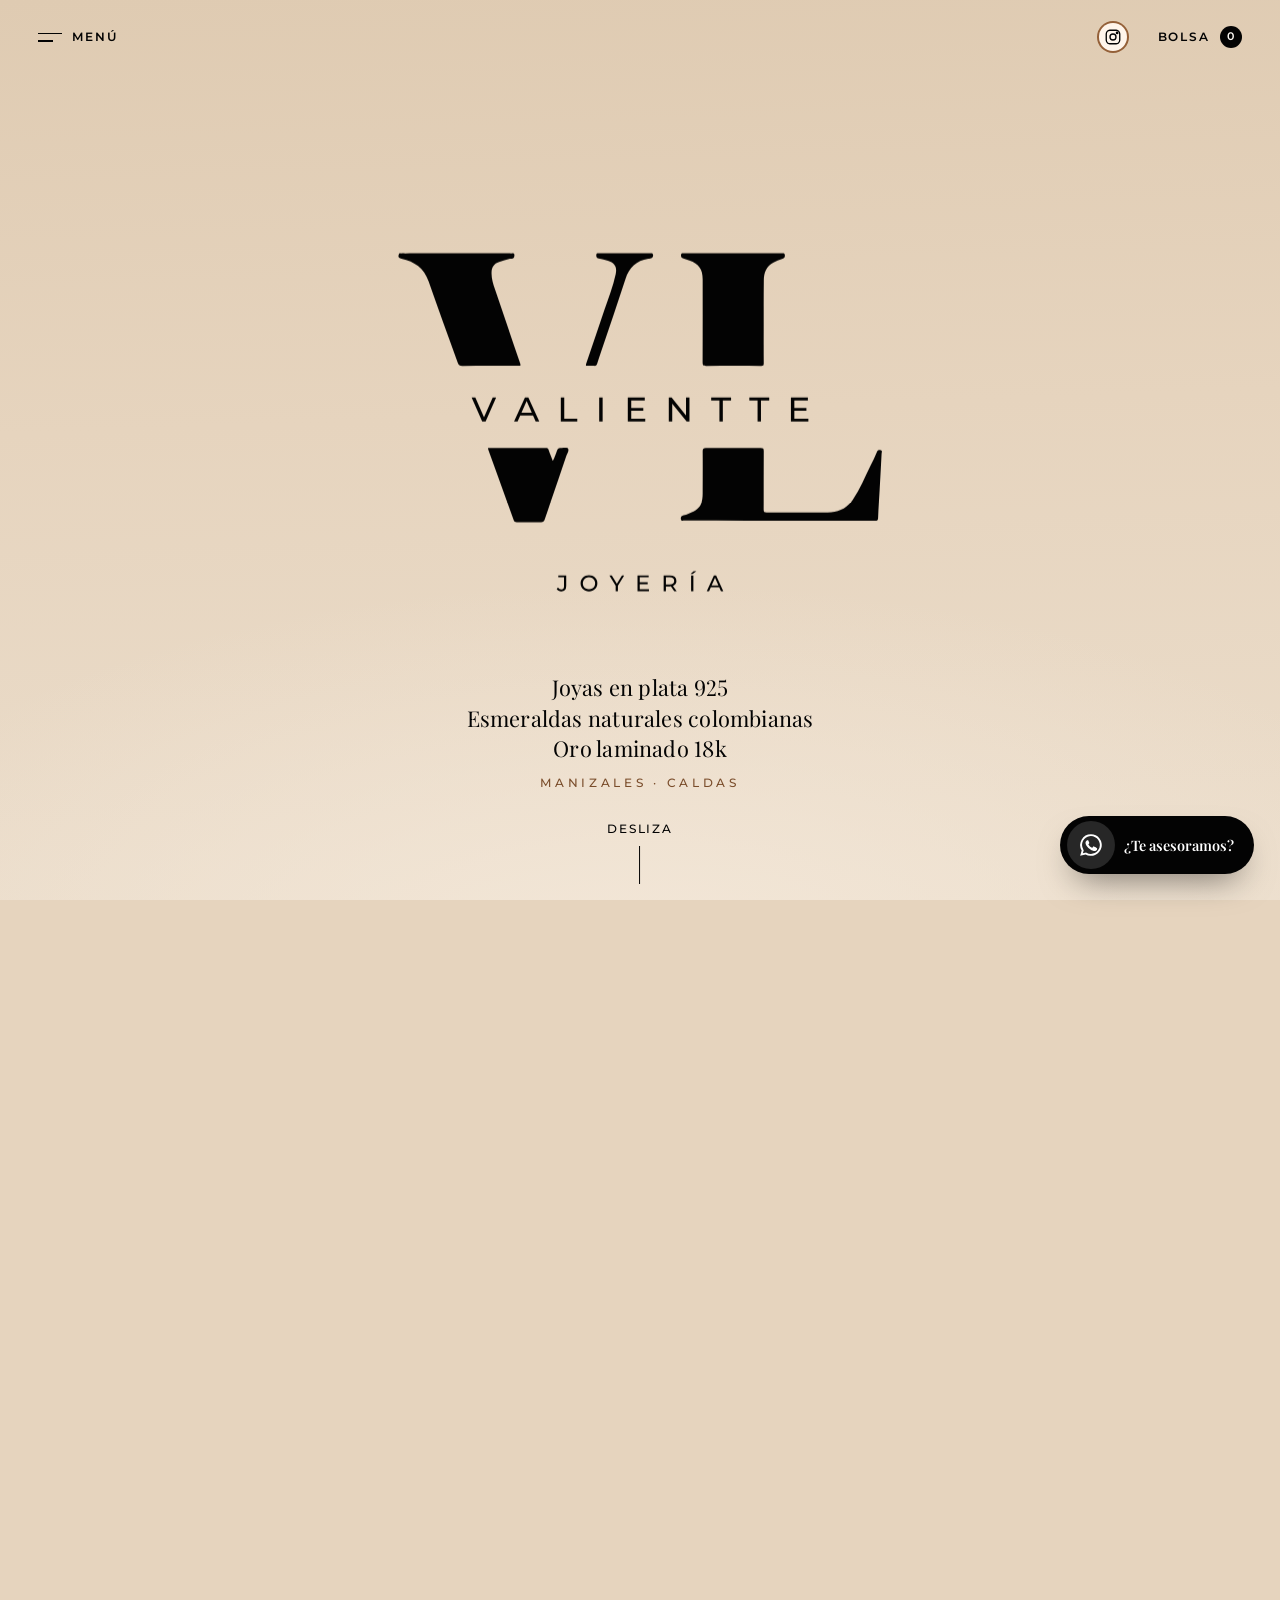
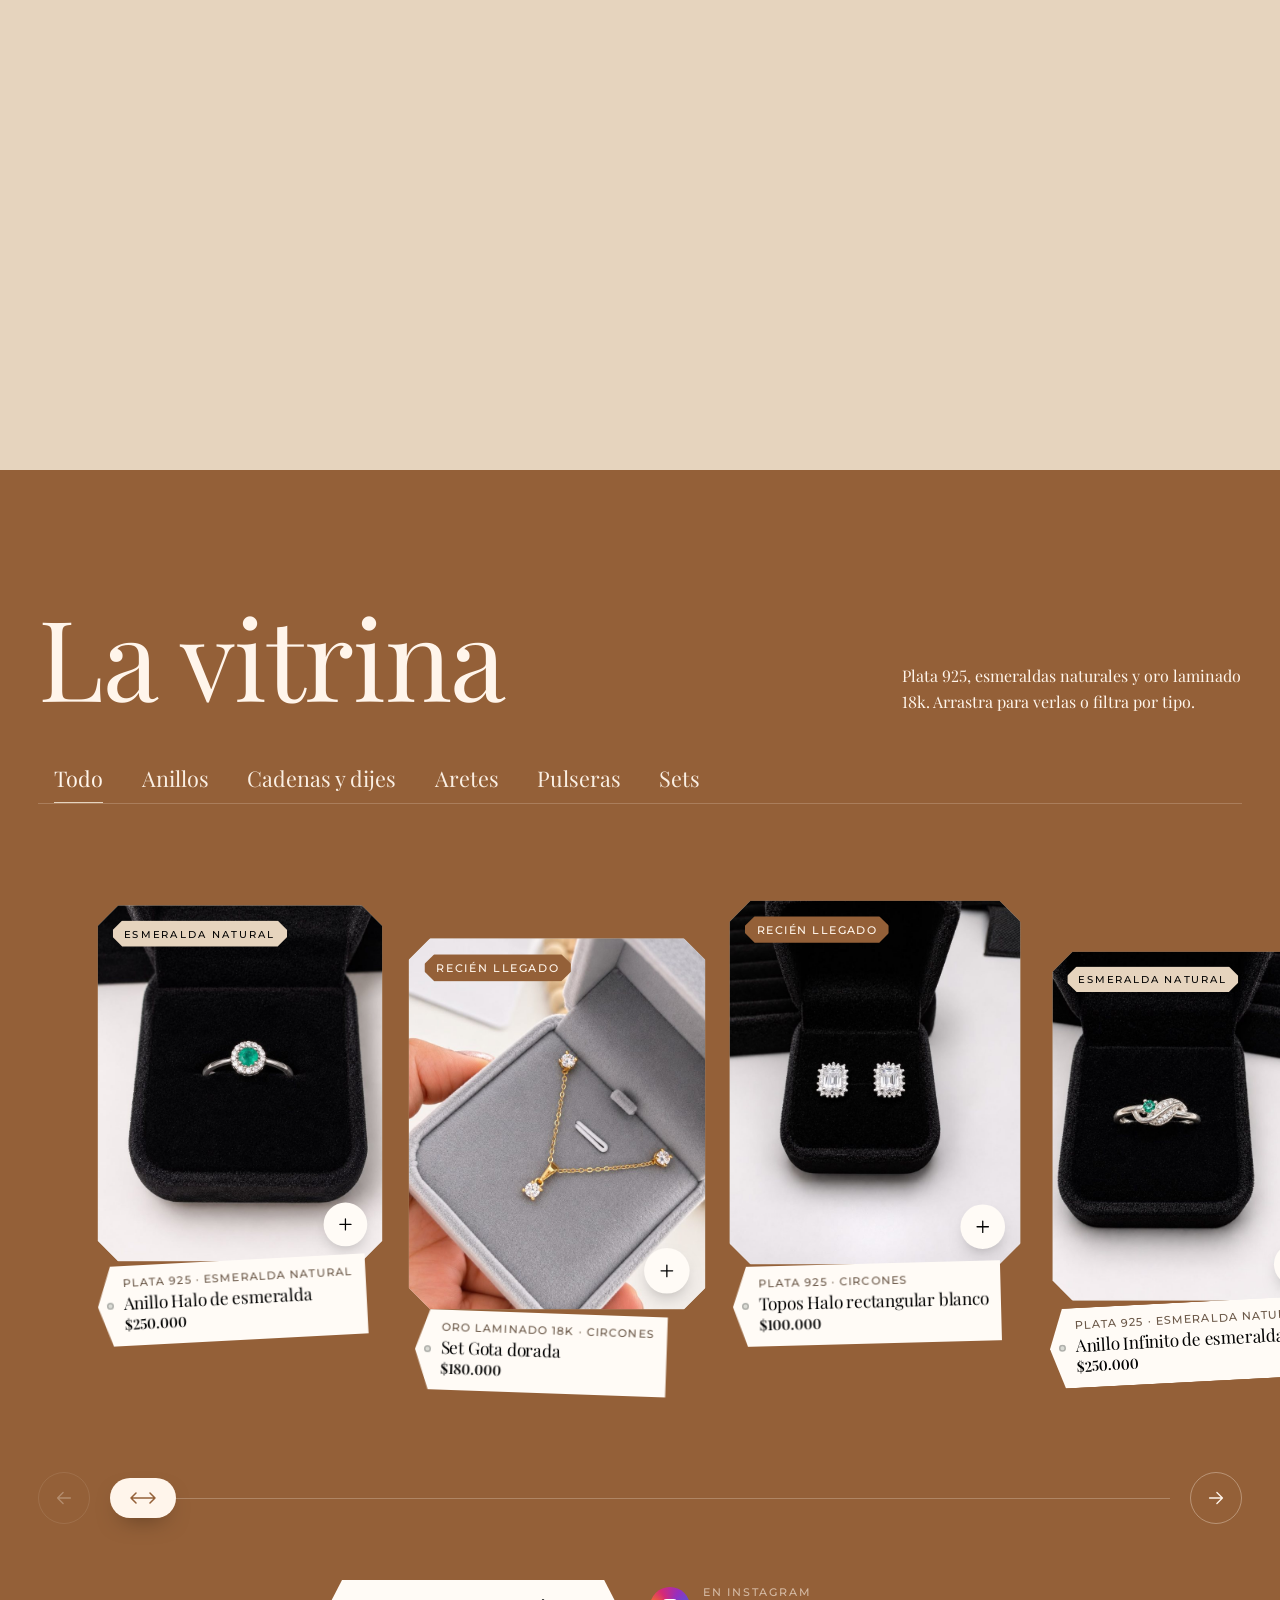
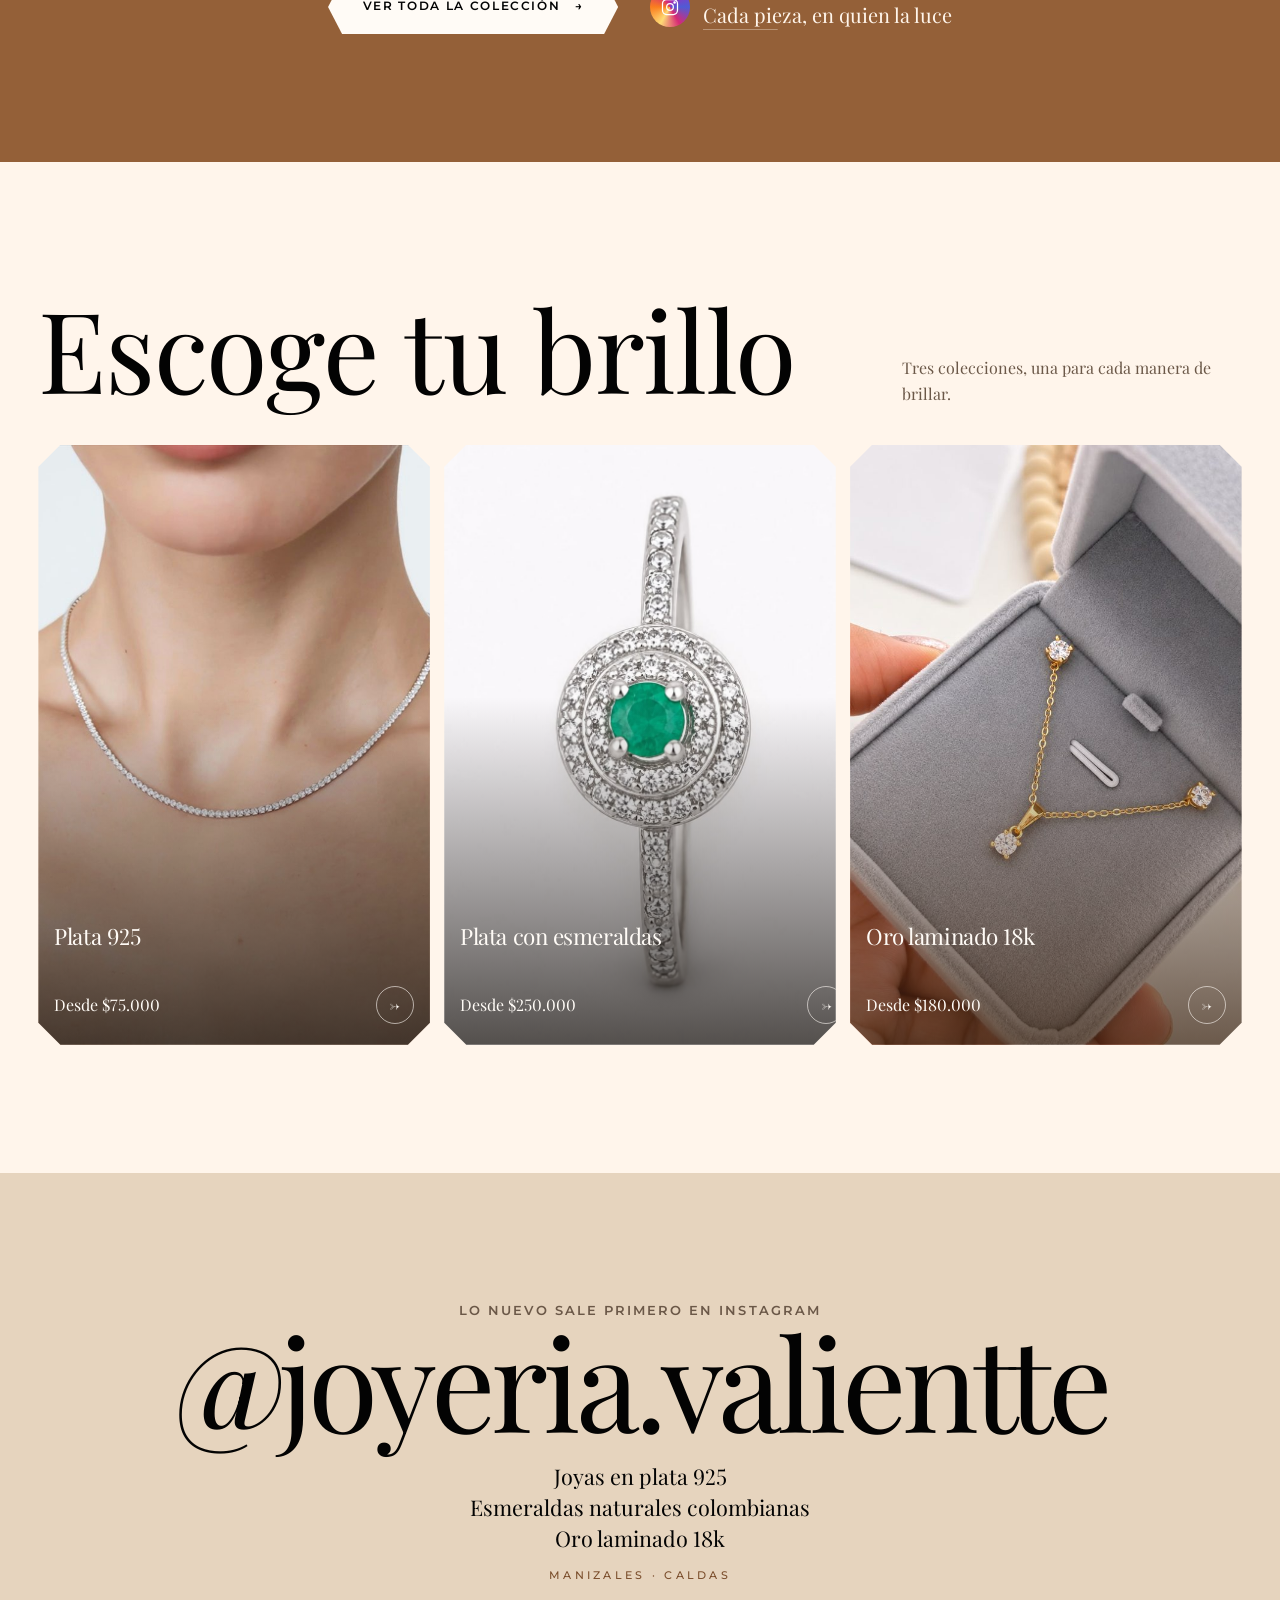
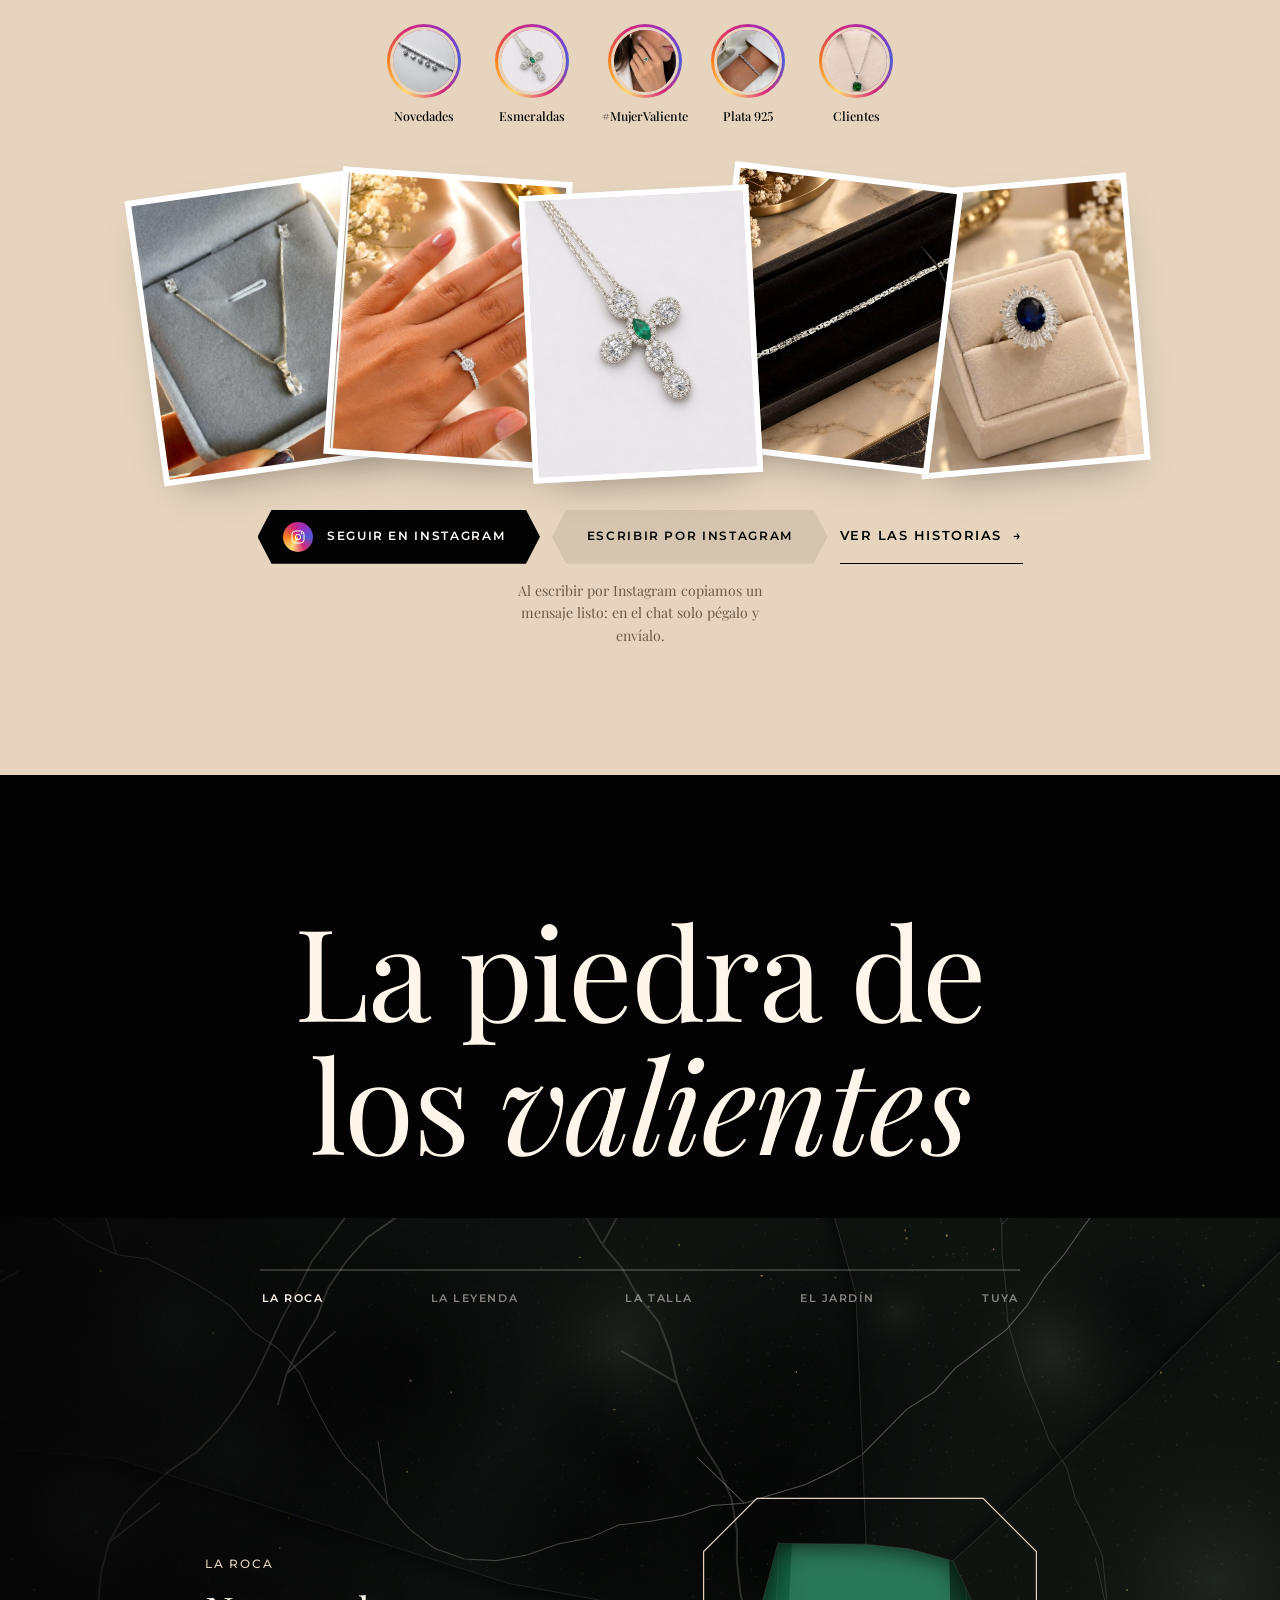
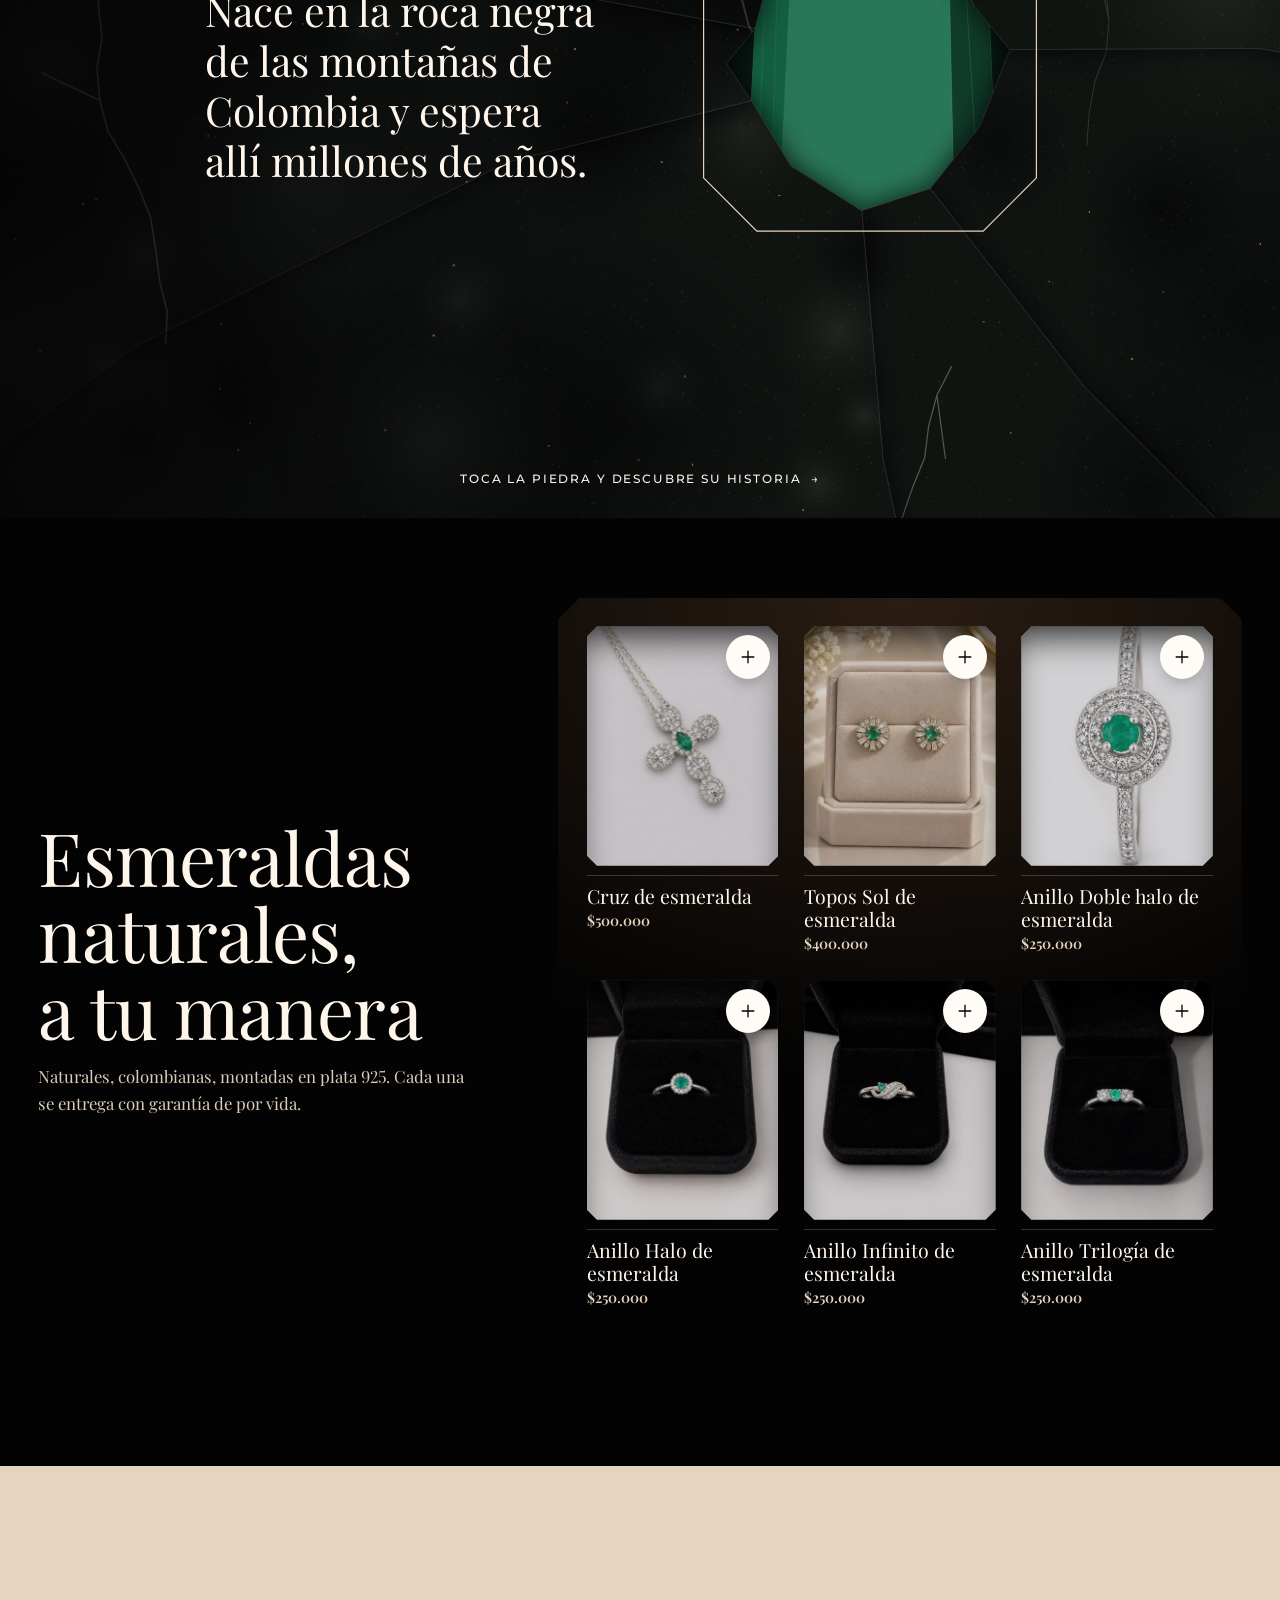
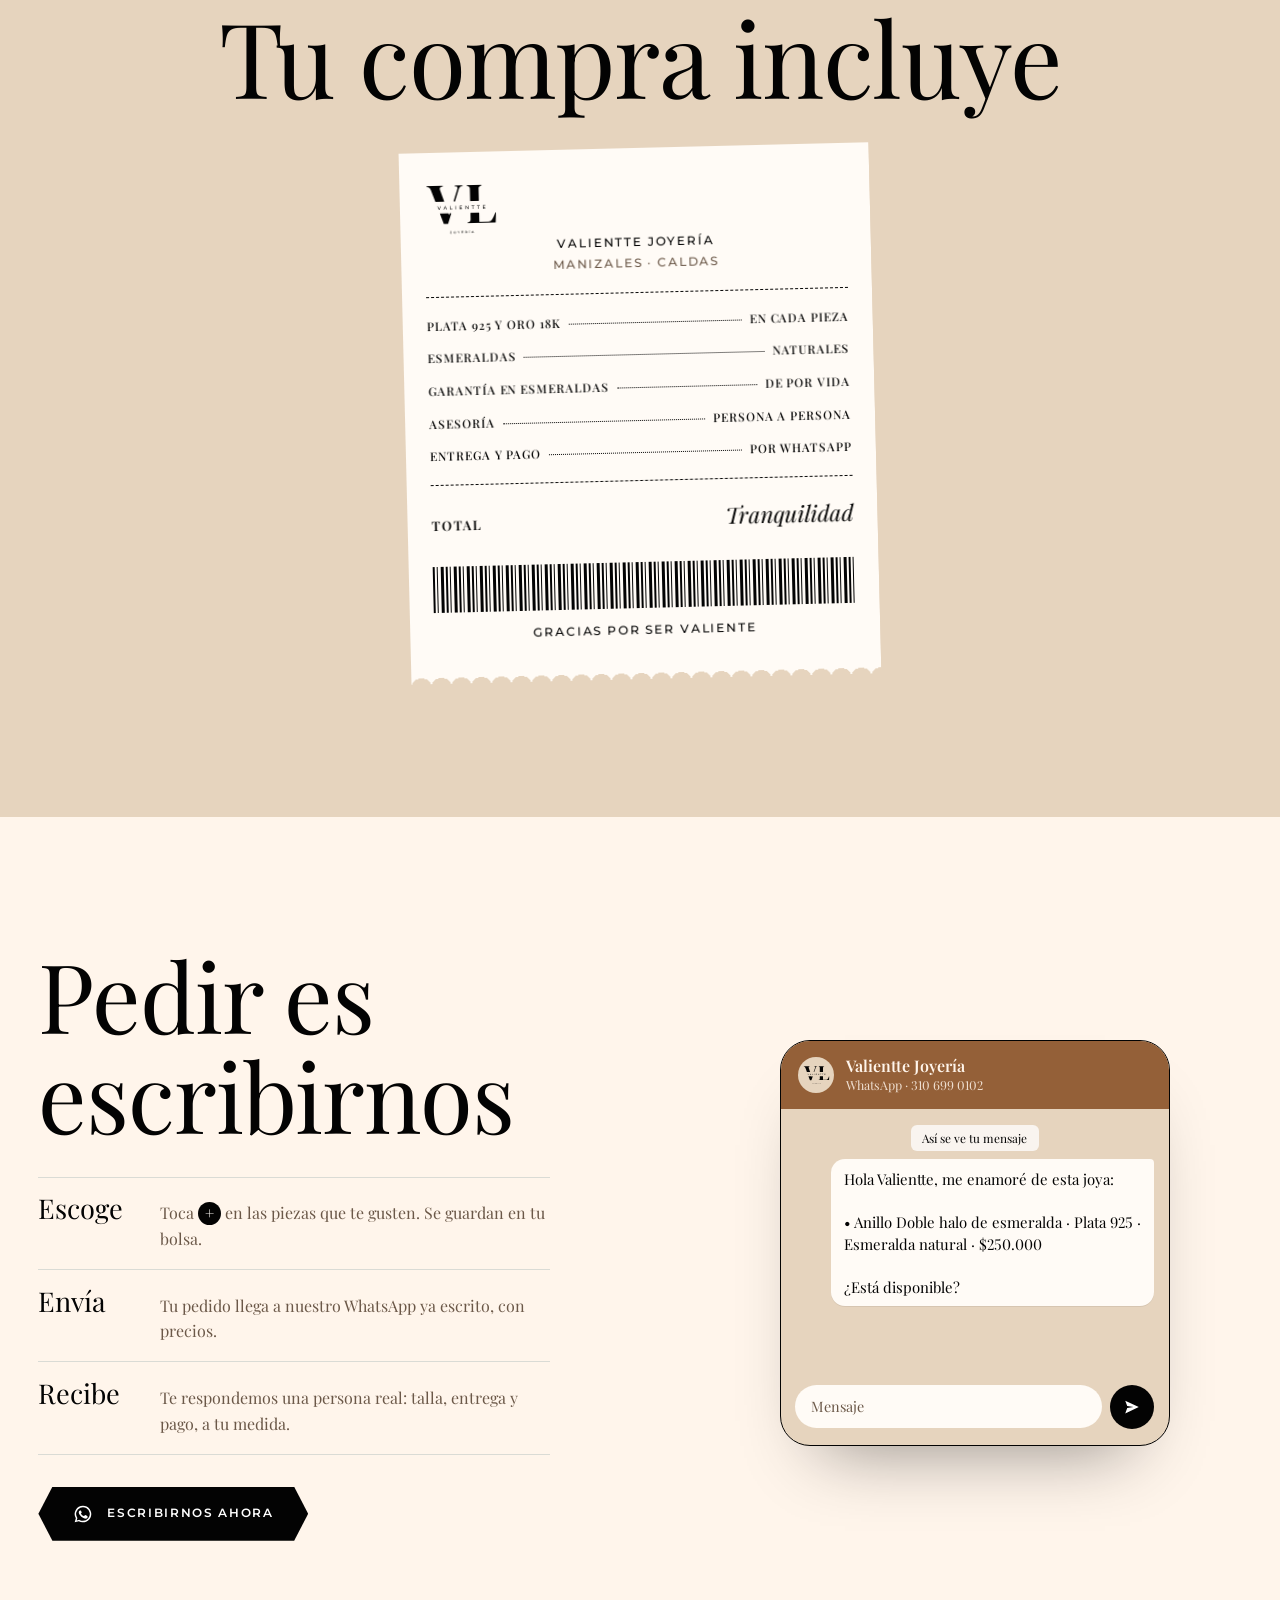
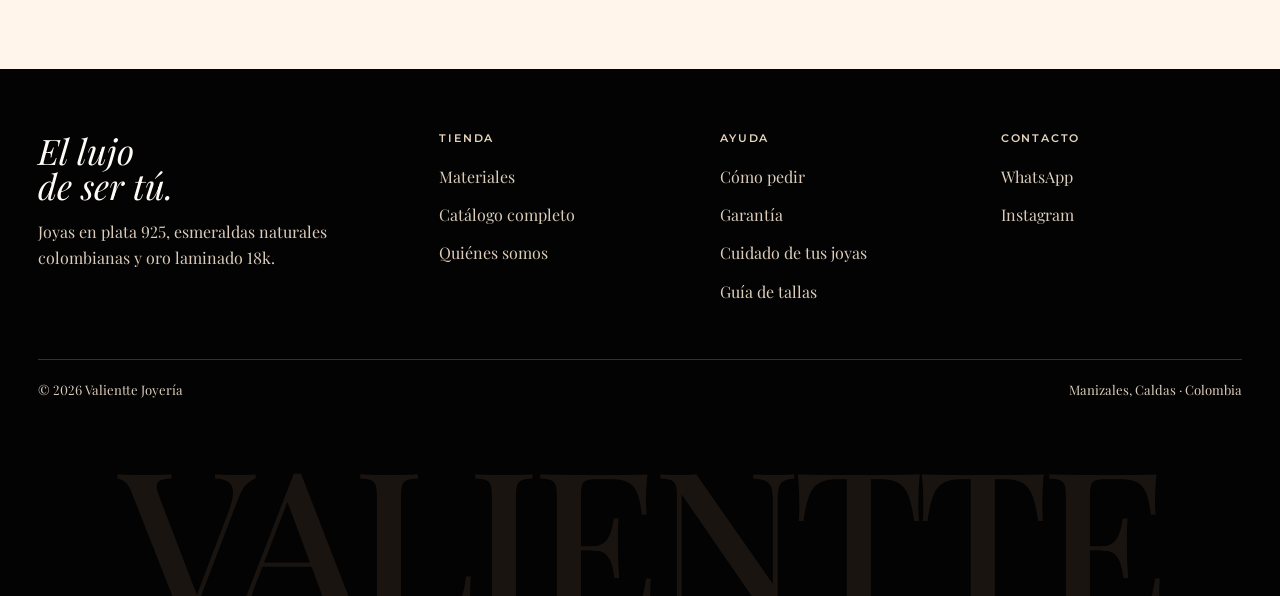
<file: index.html>
<!doctype html>
<html lang="es-CO">
<head>
  <meta charset="utf-8">
  <meta name="viewport" content="width=device-width, initial-scale=1, viewport-fit=cover">
  <title>Valientte Joyería · El lujo de ser tú</title>
  <link rel="canonical" href="https://valientte.com/">
  <meta name="description" content="Joyas en plata 925, esmeraldas naturales colombianas y oro laminado 18k. Anillos, aretes, cadenas, pulseras y sets. Desde Manizales, Caldas.">
  <meta name="theme-color" content="#E6D4BE">
  <meta property="og:title" content="Valientte Joyería · El lujo de ser tú">
  <meta property="og:description" content="Plata 925 y esmeraldas naturales colombianas. Desde Manizales.">
  <meta property="og:type" content="website">
  <meta property="og:image" content="https://valientte.com/img/og-compartir.jpg">  <!-- Si se compra dominio, cambiar la dirección aquí y en las 5 páginas -->
  <script type="application/ld+json">{"@context":"https://schema.org","@type":"JewelryStore","name":"Valientte Joyería","url":"https://valientte.com/","logo":"https://valientte.com/img/apple-touch-icon.png","image":"https://valientte.com/img/og-compartir.jpg","description":"Joyas en plata 925, esmeraldas naturales colombianas y oro laminado 18k.","telephone":"+57 310 699 0102","address":{"@type":"PostalAddress","addressLocality":"Manizales","addressRegion":"Caldas","addressCountry":"CO"},"sameAs":["https://www.instagram.com/joyeria.valientte/"]}</script>
  <meta property="og:image:width" content="1200">
  <meta property="og:image:height" content="630">
  <meta property="og:image:alt" content="Anillo de esmeralda en su estuche y el logo de Valientte Joyería: El lujo de ser tú">
  <meta property="og:locale" content="es_CO">
  <meta property="og:site_name" content="Valientte Joyería">
  <meta name="twitter:card" content="summary_large_image">

  <!-- Tipografías del manual de marca: Playfair Display (toda la página) + Montserrat (rótulos pequeños, como "JOYERÍA" en el logo) -->
  <link rel="preconnect" href="https://fonts.googleapis.com">
  <link rel="preconnect" href="https://fonts.gstatic.com" crossorigin>
  <link href="https://fonts.googleapis.com/css2?family=Playfair+Display:ital,wght@0,400..800;1,400..800&family=Montserrat:wght@400;500;600&display=swap" rel="stylesheet">
  <link rel="icon" href="img/favicon.svg" type="image/svg+xml">
  <link rel="apple-touch-icon" href="img/apple-touch-icon.png">
  <link rel="stylesheet" href="css/styles.css">
  <script>
    document.documentElement.classList.add('js');
    // Pantalla de carga SOLO al ENTRAR al inicio (abrir el enlace o recargar).
    // NO sale al devolverse con "atrás" ni al volver al inicio desde otra sección de la página.
    (function () {
      var nav = window.performance && performance.getEntriesByType ? performance.getEntriesByType('navigation')[0] : null;
      var tipo = nav ? nav.type : 'navigate';
      if (tipo === 'back_forward') return;                       // se devolvió: entra directo
      var desdeAdentro = false;
      try { desdeAdentro = !!document.referrer && new URL(document.referrer).origin === location.origin; } catch (e) {}
      if (tipo === 'reload' || !desdeAdentro) document.documentElement.classList.add('con-intro');
    })();
  </script>
</head>
<body>
<!-- ============ PANTALLA DE CARGA: "EL SELLO" ============
     Ref.: el empaque del manual de marca (caja y bolsa arena con el logo estampado en caramelo).
     Sobre el mismo arena de la portada se traza la ranura de VALIENTE, el VL nace de ella
     (arriba sube, abajo baja), aparece el nombre, un destello caramelo recorre el sello como
     un estampado al calor, y la pantalla se funde con la portada: el logo queda en su sitio. -->
<div class="intro" aria-hidden="true">
  <div class="sello">
    <span class="sello__ranura"></span>
    <span class="sello__capa sello__capa--arriba"><svg viewBox="0 0 298 203"><use href="#vl-arriba"/></svg></span>
    <span class="sello__capa sello__capa--abajo"><svg viewBox="0 0 298 203"><use href="#vl-abajo"/></svg></span>
    <span class="sello__capa sello__capa--nombre"><svg viewBox="0 0 298 203"><use href="#vl-nombre"/></svg></span>
    <span class="sello__capa sello__capa--joyeria"><svg viewBox="0 0 298 203"><use href="#vl-joyeria"/></svg></span>
    <span class="sello__capa sello__capa--destello"><svg viewBox="0 0 298 203"><use href="#logo-vl"/></svg></span>
  </div>
</div>
<script>
  // Arranca en el siguiente cuadro (el logo es vectorial: no espera fuentes) y siempre se quita.
  (function () {
    var html = document.documentElement, listo = false;
    function arrancar() {
      if (listo) return; listo = true;
      requestAnimationFrame(function () { requestAnimationFrame(function () {
        html.classList.add('intro-arranca');
        setTimeout(function () { html.classList.add('intro-lista'); }, 3400);
      }); });
    }
    arrancar();
    setTimeout(function () { html.classList.add('intro-lista'); }, 5100);   // seguro por si algo falla
  })();
</script>

<!-- Íconos (sprite SVG) -->
<svg width="0" height="0" style="position:absolute" aria-hidden="true">
  <!-- Logo oficial (manual de marca, versión 3: letra negra). Partido en piezas para animarlo -->
  <symbol id="vl-arriba" viewBox="-5.1 0 298 203"><path d="M4.35 4.07C4.33 4.12 4.30 4.17 4.30 4.22C4.30 4.24 4.38 4.25 4.42 4.27C4.44 4.22 4.47 4.17 4.47 4.12C4.47 4.10 4.39 4.09 4.35 4.07ZM4.79 3.33C5.57 3.16 6.36 3.19 7.15 3.34C7.40 4.71 8.49 4.13 9.20 4.14C28.59 4.17 47.98 4.16 67.37 4.19C67.91 4.19 68.65 3.72 69.04 4.66C69.45 5.65 68.70 5.96 68.16 6.42C66.06 7.04 63.92 7.59 61.85 8.30C58.85 9.33 57.62 11.25 57.50 14.44C57.37 17.88 58.42 21.06 59.49 24.22C64.29 38.43 69.14 52.62 73.98 66.81C74.63 68.74 74.64 68.74 72.58 68.74C61.92 68.74 51.26 68.70 40.60 68.78C39.02 68.79 38.33 68.38 37.77 66.82C32.17 51.04 26.30 35.36 20.84 19.53C18.16 11.78 12.63 8.04 5.10 6.38C3.16 5.96 2.92 5.35 3.73 3.39C4.08 3.37 4.43 3.35 4.79 3.33ZM197.94 3.20C207.32 3.20 216.70 3.19 226.08 3.22C226.82 3.23 227.95 2.75 228.18 4.02C228.43 5.34 227.88 6.16 226.50 6.57C224.81 7.06 223.20 7.78 221.62 8.59C217.40 10.76 216.03 14.54 215.97 18.89C215.86 27.90 215.91 36.92 215.90 45.93C215.90 52.99 215.87 60.06 215.93 67.12C215.94 68.34 215.72 68.77 214.38 68.77C203.72 68.72 193.06 68.72 182.41 68.79C180.74 68.80 180.34 68.33 180.34 66.67C180.41 50.60 180.39 34.52 180.38 18.44C180.38 12.53 178.18 9.41 172.65 7.45C171.51 7.05 170.36 6.64 169.20 6.29C168.08 5.96 167.61 5.30 167.78 4.12C167.96 2.87 168.92 3.24 169.62 3.24C179.06 3.22 188.50 3.23 197.94 3.23L197.94 3.20ZM134.97 3.21C139.85 3.21 144.72 3.20 149.59 3.23C150.35 3.23 151.39 2.86 151.52 4.24C151.66 5.59 150.93 6.11 149.75 6.27C149.39 6.31 149.03 6.38 148.67 6.44C141.83 7.58 137.60 11.45 135.45 18.13C130.87 32.34 125.99 46.45 121.24 60.60C120.46 62.90 119.66 65.20 118.95 67.52C118.67 68.42 118.25 68.82 117.27 68.75C116.06 68.66 114.84 68.67 113.62 68.73C112.47 68.80 112.17 68.61 112.61 67.34C116.16 57.05 119.67 46.75 123.11 36.42C125.43 29.46 128.19 22.62 129.74 15.41C130.64 11.21 129.34 8.95 125.25 7.60C123.53 7.03 121.73 6.67 119.95 6.29C118.77 6.04 118.37 5.42 118.45 4.23C118.55 2.92 119.46 3.25 120.18 3.24C125.11 3.22 130.04 3.23 134.97 3.23C134.97 3.23 134.97 3.22 134.97 3.21ZM68.16 6.42C68.70 5.96 69.45 5.65 69.04 4.66C68.65 3.72 67.91 4.19 67.37 4.19C47.98 4.16 28.59 4.17 9.20 4.14C8.49 4.13 7.39 4.71 7.15 3.34C8.97 3.28 10.78 3.17 12.60 3.17C30.84 3.15 49.08 3.16 67.32 3.17C67.86 3.17 68.40 3.25 68.94 3.29C69.46 3.92 69.72 4.83 70.73 4.90C70.58 6.60 69.22 6.26 68.16 6.42ZM70.73 4.90C69.72 4.83 69.46 3.92 68.94 3.29C70.31 2.97 71.09 3.30 70.73 4.90ZM4.79 3.33C4.43 3.35 4.08 3.37 3.73 3.39C4.06 3.09 4.42 3.04 4.79 3.33ZM4.35 4.07C4.39 4.09 4.47 4.10 4.47 4.12C4.47 4.17 4.44 4.22 4.42 4.27C4.38 4.25 4.30 4.24 4.30 4.22C4.30 4.17 4.33 4.12 4.35 4.07Z"/></symbol><symbol id="vl-abajo" viewBox="-5.1 0 298 203"><path d="M224.96 158.85C206.56 158.85 188.17 158.86 169.77 158.82C169.07 158.82 167.97 159.42 167.70 158.07C167.44 156.75 168.02 156.04 169.32 155.73C170.26 155.50 171.16 155.10 172.08 154.77C178.52 152.46 180.36 149.84 180.38 142.93C180.40 134.76 180.45 126.60 180.38 118.44C180.37 116.91 180.80 116.52 182.31 116.53C192.91 116.59 203.51 116.57 214.11 116.51C215.52 116.50 215.94 116.85 215.94 118.31C215.87 129.64 215.93 140.97 215.87 152.30C215.86 153.76 216.25 154.11 217.68 154.10C229.49 154.04 241.31 154.08 253.13 154.06C259.23 154.04 264.19 151.83 267.77 146.65C272.03 140.50 274.79 133.59 278.05 126.94C279.33 124.32 280.60 121.69 281.73 118.99C282.23 117.78 283.07 117.64 284.04 117.87C285.13 118.12 284.56 119.07 284.53 119.70C284.18 126.75 283.78 133.80 283.39 140.84C283.08 146.30 282.68 151.76 282.49 157.23C282.44 158.68 281.95 158.87 280.70 158.86C262.12 158.83 243.54 158.84 224.96 158.84L224.96 158.85ZM55.37 116.53C66.78 116.53 77.99 116.54 89.20 116.50C90.13 116.50 90.45 116.88 90.73 117.67C91.45 119.72 92.26 121.74 93.15 124.09C94.33 121.98 94.93 119.98 95.62 118.03C96.00 116.95 96.45 116.42 97.67 116.54C99.16 116.69 101.48 116.08 102.00 116.82C102.81 117.94 101.48 119.72 100.99 121.18C96.82 133.52 92.58 145.84 88.43 158.18C88.03 159.39 87.48 159.76 86.25 159.74C81.56 159.68 76.87 159.70 72.18 159.74C71.29 159.74 70.74 159.57 70.41 158.64C65.54 145.09 60.64 131.55 55.76 118.01C55.62 117.62 55.55 117.21 55.37 116.53Z"/></symbol><symbol id="vl-nombre" viewBox="-5.1 0 298 203"><path d="M52.06 101.2 45.9 87.2H48.06L53.1 98.72L58.18 87.2H60.18L54.04 101.2ZM70.6 101.2 76.94 87.2H78.92L85.28 101.2H83.18L81.64 97.7H74.2L72.66 101.2ZM74.9 96.1H80.94L77.92 89.24ZM97.81 101.2V87.2H99.81V99.46H107.39V101.2ZM120.15 101.2V87.2H122.15V101.2ZM136.8 101.2V87.2H146.68V88.94H138.8V93.24H145.82V94.94H138.8V99.46H146.96V101.2ZM160.66 101.2V87.2H162.3L170.69 97.64V87.2H172.69V101.2H171.06L162.66 90.76V101.2ZM190.13 101.2V88.94H185.33V87.2H196.91V88.94H192.11V101.2ZM212.33 101.2V88.94H207.53V87.2H219.11V88.94H214.31V101.2ZM231.74 101.2V87.2H241.62V88.94H233.74V93.24H240.76V94.94H233.74V99.46H241.9V101.2Z"/></symbol><symbol id="vl-joyeria" viewBox="-5.1 0 298 203"><path d="M98.08 200.01Q97.27 200.01 96.56 199.66Q95.85 199.32 95.4 198.68L96.16 197.78Q96.94 198.87 98.08 198.87Q99.66 198.87 99.66 197.01V191.84H96.33V190.7H100.96V196.94Q100.96 198.48 100.23 199.24Q99.5 200.01 98.08 200.01ZM114.21 200.01Q113.15 200.01 112.26 199.65Q111.36 199.3 110.71 198.66Q110.05 198.03 109.68 197.17Q109.31 196.31 109.31 195.3Q109.31 194.29 109.68 193.43Q110.05 192.57 110.71 191.94Q111.36 191.3 112.26 190.95Q113.15 190.59 114.21 190.59Q115.27 190.59 116.15 190.94Q117.04 191.29 117.7 191.93Q118.37 192.57 118.73 193.43Q119.09 194.29 119.09 195.3Q119.09 196.31 118.73 197.17Q118.37 198.03 117.7 198.67Q117.04 199.31 116.15 199.66Q115.27 200.01 114.21 200.01ZM114.21 198.84Q115.23 198.84 116.04 198.38Q116.84 197.92 117.31 197.11Q117.78 196.31 117.78 195.3Q117.78 194.29 117.31 193.49Q116.84 192.68 116.04 192.22Q115.23 191.76 114.21 191.76Q113.18 191.76 112.37 192.22Q111.56 192.68 111.09 193.49Q110.63 194.29 110.63 195.3Q110.63 196.31 111.09 197.11Q111.56 197.92 112.37 198.38Q113.18 198.84 114.21 198.84ZM129.74 199.9V196.69L126.09 190.7H127.5L130.44 195.54L133.4 190.7H134.7L131.05 196.69V199.9ZM142.45 199.9V190.7H148.94V191.84H143.76V194.67H148.38V195.79H143.76V198.76H149.12V199.9ZM157.67 199.9V190.7H161.26Q163.05 190.7 164.08 191.55Q165.1 192.41 165.1 193.91Q165.1 194.98 164.57 195.73Q164.05 196.47 163.08 196.81L165.26 199.9H163.83L161.84 197.07Q161.56 197.1 161.26 197.1H158.99V199.9ZM158.99 195.98H161.22Q162.48 195.98 163.14 195.44Q163.79 194.89 163.79 193.91Q163.79 192.92 163.14 192.38Q162.48 191.84 161.22 191.84H158.99ZM173.65 199.9V190.7H174.97V199.9ZM173.32 189.95 175.11 188.24H176.71L174.51 189.95ZM182.75 199.9 186.92 190.7H188.22L192.4 199.9H191.02L190.01 197.6H185.12L184.11 199.9ZM185.58 196.55H189.55L187.56 192.04Z"/></symbol><symbol id="logo-vl" viewBox="0 0 298 203"><use href="#vl-arriba"/><use href="#vl-nombre"/><use href="#vl-abajo"/><use href="#vl-joyeria"/></symbol><symbol id="logo-vl-corto" viewBox="0 0 298 166"><use href="#vl-arriba" width="298" height="203"/><use href="#vl-nombre" width="298" height="203"/><use href="#vl-abajo" width="298" height="203"/></symbol>
  <symbol id="i-cerrar" viewBox="0 0 24 24" fill="none" stroke="currentColor" stroke-width="1.5" stroke-linecap="round"><path d="M5 5l14 14M19 5L5 19"/></symbol>
  <symbol id="i-mas" viewBox="0 0 24 24" fill="none" stroke="currentColor" stroke-width="1.6" stroke-linecap="round"><path d="M12 5v14M5 12h14"/></symbol>
  <symbol id="i-check" viewBox="0 0 24 24" fill="none" stroke="currentColor" stroke-width="1.8" stroke-linecap="round" stroke-linejoin="round"><path d="M5 12.5l4.5 4.5L19 7.5"/></symbol>
  <symbol id="i-whatsapp" viewBox="0 0 24 24" fill="currentColor"><path d="M12 2a10 10 0 0 0-8.6 15.1L2 22l5-1.3A10 10 0 1 0 12 2zm0 18.2a8.2 8.2 0 0 1-4.2-1.1l-.3-.2-3 .8.8-2.9-.2-.3A8.2 8.2 0 1 1 12 20.2zm4.5-6.1c-.2-.1-1.5-.7-1.7-.8-.2-.1-.4-.1-.6.1l-.8 1c-.1.2-.3.2-.5.1a6.7 6.7 0 0 1-3.3-2.9c-.2-.4.3-.4.8-1.3.1-.2 0-.3 0-.4l-.8-1.8c-.2-.5-.4-.4-.6-.4h-.5a1 1 0 0 0-.7.3 3 3 0 0 0-.9 2.2 5.2 5.2 0 0 0 1.1 2.7 11.8 11.8 0 0 0 4.5 4c1.7.7 2.4.8 3.2.6.5-.1 1.5-.6 1.8-1.2.2-.6.2-1.1.1-1.2l-.5-.3z"/></symbol>
  <symbol id="i-instagram" viewBox="0 0 24 24" fill="none" stroke="currentColor" stroke-width="1.5"><rect x="3" y="3" width="18" height="18" rx="5"/><circle cx="12" cy="12" r="4"/><circle cx="17.5" cy="6.5" r=".8" fill="currentColor"/></symbol>
  <!-- La gema: talla esmeralda vista desde arriba (ilustración propia) -->
  <symbol id="i-gema" viewBox="0 0 200 260">
    <polygon fill="#0A5C40" points="40,0 160,0 146,22 54,22"/>
    <polygon fill="#13875F" points="160,0 200,32 178,46 146,22"/>
    <polygon fill="#0C6A4A" points="200,32 200,228 178,214 178,46"/>
    <polygon fill="#07422E" points="200,228 160,260 146,238 178,214"/>
    <polygon fill="#06362A" points="160,260 40,260 54,238 146,238"/>
    <polygon fill="#0A5C40" points="40,260 0,228 22,214 54,238"/>
    <polygon fill="#1B9E6C" points="0,228 0,32 22,46 22,214"/>
    <polygon fill="#3CCB95" points="0,32 40,0 54,22 22,46"/>
    <polygon class="brillo" fill="#1FA674" points="54,22 146,22 132,48 68,48"/>
    <polygon class="brillo" fill="#0E7A55" points="146,22 178,46 152,64 132,48"/>
    <polygon fill="#0A5C40" points="178,46 178,214 152,196 152,64"/>
    <polygon class="brillo" fill="#083F2D" points="178,214 146,238 132,212 152,196"/>
    <polygon fill="#0A4F37" points="146,238 54,238 68,212 132,212"/>
    <polygon class="brillo" fill="#13875F" points="54,238 22,214 48,196 68,212"/>
    <polygon fill="#22B07B" points="22,214 22,46 48,64 48,196"/>
    <polygon class="brillo" fill="#5FE0AE" points="22,46 54,22 68,48 48,64"/>
    <polygon fill="#139067" points="68,48 132,48 152,64 152,196 132,212 68,212 48,196 48,64"/>
    <polygon fill="#3CCB95" opacity=".5" points="68,48 112,48 60,180 48,196 48,64"/>
    <polygon class="brillo" fill="#F0FFF8" opacity=".55" points="74,58 92,58 62,120 58,100"/>
  </symbol>
</svg>

<a class="saltar" href="#contenido">Saltar al contenido</a>

<!-- ============ HEADER ============ -->
<header class="header" id="header">
  <button class="header__btn" type="button" aria-expanded="false" aria-controls="menu" data-abrir-menu>
    <span class="rayas" aria-hidden="true"><i></i><i></i></span> Menú
  </button>
    <a href="index.html" class="logo" aria-label="Valientte Joyería, inicio">
    <svg class="logo__svg" viewBox="0 0 298 166" aria-hidden="true"><use href="#logo-vl-corto"/></svg>
  </a>
  <div class="header__der">
    <a class="header__ig" href="instagram.html" aria-label="Instagram de Valientte"><span><svg viewBox="0 0 24 24" fill="none" stroke="currentColor" stroke-width="1.8" aria-hidden="true"><rect x="3" y="3" width="18" height="18" rx="5"/><circle cx="12" cy="12" r="4"/><circle cx="17.5" cy="6.5" r="1" fill="currentColor"/></svg></span></a>
  <button class="header__btn header__btn--der" type="button" data-abrir-carrito>
    Bolsa <span class="burbuja" data-contador>0</span>
  </button>
  </div>
</header>

<!-- ============ MENÚ: cada opción tiene su foto en cápsula curva que se expande ============ -->
<!-- Fotos del menú: piezas reales del catálogo -->
<div class="menu" id="menu" role="dialog" aria-modal="true" aria-label="Menú">
  <div class="menu__top">
    <button class="header__btn" type="button" data-cerrar-menu><svg width="18" height="18" aria-hidden="true"><use href="#i-cerrar"/></svg> Cerrar</button>
    <span class="logo"><svg class="logo__svg" viewBox="0 0 298 166" aria-hidden="true"><use href="#logo-vl-corto"/></svg></span>
    <span></span>
  </div>
  <!-- Fotos de fondo del menú: una por opción, aparecen fundidas al acercar el mouse -->
  <div class="menu__fondos" aria-hidden="true">
    <img src="img/productos/14.jpg" srcset="img/productos/14.jpg 800w, img/productos/14-2x.jpg 1600w" sizes="(min-width: 900px) 74vw, 100vw" width="800" height="1000" loading="lazy" alt="">
    <img src="img/productos/04.jpg?v=2" srcset="img/productos/04.jpg?v=2 800w, img/productos/04-2x.jpg?v=2 1600w" sizes="(min-width: 900px) 74vw, 100vw" width="800" height="1000" loading="lazy" alt="">
    <img src="img/productos/30.jpg" srcset="img/productos/30.jpg 800w, img/productos/30-2x.jpg 1086w" sizes="(min-width: 900px) 74vw, 100vw" width="800" height="1000" loading="lazy" alt="">
    <img src="img/productos/12.jpg" srcset="img/productos/12.jpg 800w, img/productos/12-2x.jpg 1600w" sizes="(min-width: 900px) 74vw, 100vw" width="800" height="1000" loading="lazy" alt="">
    <img src="img/valen-menu.jpg" width="1080" height="1060" loading="lazy" alt="" style="object-position:50% 30%">
  </div>
  <nav class="menu__nav" aria-label="Principal">
    <ul class="menu__lista">
      <li style="--i:0"><a class="opcion-menu" href="#materiales" data-cerrar-menu>Materiales</a></li>
      <li style="--i:1"><a class="opcion-menu" href="#vitrina" data-cerrar-menu>La vitrina</a></li>
      <li style="--i:2"><a class="opcion-menu" href="#piedra" data-cerrar-menu>Historia de las esmeraldas</a></li>
      <li style="--i:3"><a class="opcion-menu" href="#pedir" data-cerrar-menu>Cómo pedir</a></li>
      <li style="--i:4"><a class="opcion-menu" href="nosotros.html">Quiénes somos</a></li>
    </ul>
  </nav>
  <div class="menu__pie">
    <p class="menu__redes rotulo"><a href="https://www.instagram.com/joyeria.valientte/" target="_blank" rel="noopener">@joyeria.valientte</a><span>Manizales · Colombia</span></p>
    <a class="boton boton--whatsapp" href="https://wa.link/c60ecp" target="_blank" rel="noopener" data-whatsapp>
      <svg aria-hidden="true"><use href="#i-whatsapp"/></svg><span>Escríbenos</span>
    </a>
  </div>
</div>

<main id="contenido">

  <!-- ============ 1. LA VENTANA ============
       Al entrar solo se ve el nombre. Al bajar, nace una ventana con forma de esmeralda
       que crece hasta llenar la pantalla y aparece el lema. -->
  <section class="ventana" data-ventana aria-label="Bienvenida">
    <div class="ventana__pegado">
      <!-- Logo oficial (manual de marca, versión 3): vectorial, nítido en cualquier pantalla -->
      <div class="ventana__marca">
        <svg class="logo-marca" viewBox="0 0 298 203" role="img" aria-label="Valientte Joyería"><use href="#logo-vl"/></svg>
      </div>
      <p class="ventana__sub">
        <span>Joyas en plata 925</span>
        <span>Esmeraldas naturales colombianas</span>
        <span>Oro laminado 18k</span>
        <span class="ventana__lugar">Manizales · Caldas</span>
      </p>

      <div class="ventana__vidrio" data-vidrio>
        <!-- Fotos reales del catálogo (solo existen a 800 px): en computador van tres lado a lado
             para que ninguna se estire y se vean nítidas; en celular, solo la primera. -->
        <div class="ventana__fotos">
          <img src="img/productos/08.jpg" srcset="img/productos/08.jpg 800w, img/productos/08-2x.jpg 1600w" sizes="(min-width: 900px) 50vw, 100vw" width="800" height="961" alt="Clienta con anillo de corazón verde y aretes en plata 925" fetchpriority="high">
          <img src="img/productos/36.jpg" srcset="img/productos/36.jpg 800w, img/productos/36-2x.jpg 1600w" sizes="(min-width: 900px) 50vw, 100vw" width="800" height="1067" alt="Pulsera tenis en plata 925 puesta">
          <img src="img/productos/14.jpg" srcset="img/productos/14.jpg 800w, img/productos/14-2x.jpg 1600w" sizes="(min-width: 900px) 50vw, 100vw" width="800" height="942" alt="Cadena tejido tenis en plata 925 puesta">
        </div>
      </div>

      <div class="ventana__desliza rotulo" aria-hidden="true">Desliza<span class="linea-scroll"></span></div>

      <div class="ventana__lema">
        <h1>El lujo<br>de <i>ser tú</i></h1>
        <a class="boton boton--claro" href="#vitrina"><span>Ver la vitrina</span><span class="flecha" aria-hidden="true">→</span></a>
      </div>
    </div>
  </section>

  <!-- ============ 2. LA VITRINA (primero: es lo más importante): ordenada por TIPO de joya ============ -->
  <!-- Catálogo REAL: las piezas las pinta js/catalogo.js (tipo: anillos|aretes|cadenas|pulseras|juegos · material: plata|esmeraldas) -->
  <section class="vitrina" id="vitrina" aria-labelledby="titulo-vitrina">
    <div class="contenedor">
      <div class="titulo-seccion">
        <h2 id="titulo-vitrina" class="aparecer">La vitrina</h2>
        <p class="aparecer">Plata 925, esmeraldas naturales y oro laminado 18k. Arrastra para verlas o filtra por tipo.</p>
      </div>

      <div class="pestanas" role="tablist" aria-label="Tipo de joya" data-pestanas>
        <button class="pestana" type="button" role="tab" aria-selected="true" data-tipo="todo">Todo</button>
        <button class="pestana" type="button" role="tab" aria-selected="false" data-tipo="anillos">Anillos</button>
        <button class="pestana" type="button" role="tab" aria-selected="false" data-tipo="cadenas">Cadenas y dijes</button>
        <button class="pestana" type="button" role="tab" aria-selected="false" data-tipo="aretes">Aretes</button>
        <button class="pestana" type="button" role="tab" aria-selected="false" data-tipo="pulseras">Pulseras</button>
        <button class="pestana" type="button" role="tab" aria-selected="false" data-tipo="juegos">Sets</button>
      </div>
      <div class="filtro-activo" data-filtro-activo aria-live="polite"></div>

      <div class="carrete" data-carrete>
      <div class="carrete__pista" data-grid-productos data-pista tabindex="0" aria-label="Piezas de la vitrina: arrastra o usa las flechas">
      </div>
      <!-- Mandos del carrete: flechas + riel con manija que se arrastra -->
      <div class="carrete__mandos">
        <button class="carrete__flecha" type="button" aria-label="Piezas anteriores" data-anterior><svg viewBox="0 0 24 24" fill="none" stroke="currentColor" stroke-width="1.5" stroke-linecap="round" stroke-linejoin="round" aria-hidden="true"><path d="M19 12H5M11 6l-6 6 6 6"/></svg></button>
        <div class="carrete__riel" data-riel aria-hidden="true">
          <span class="carrete__mango" data-mango><svg viewBox="0 0 26 14" fill="none" stroke="currentColor" stroke-width="1.5" stroke-linecap="round" stroke-linejoin="round"><path d="M1 7h24M6 2L1 7l5 5M20 2l5 5-5 5"/></svg></span>
        </div>
        <button class="carrete__flecha" type="button" aria-label="Piezas siguientes" data-siguiente><svg viewBox="0 0 24 24" fill="none" stroke="currentColor" stroke-width="1.5" stroke-linecap="round" stroke-linejoin="round" aria-hidden="true"><path d="M5 12h14M13 6l6 6-6 6"/></svg></button>
      </div>
      </div>

      <div class="vitrina__vacia" data-vitrina-vacia hidden>
        <p>Por ahora no hay piezas con este filtro. Escríbenos y te mostramos lo que tenemos.</p>
        <a class="boton boton--whatsapp" style="margin-top:1.2rem" href="https://wa.link/c60ecp" target="_blank" rel="noopener" data-wa-msg="Hola Valientte, busco una joya que no vi en la página, ¿me ayudan?"><svg aria-hidden="true"><use href="#i-whatsapp"/></svg><span>Ver opciones</span></a>
      </div>

      <div class="vitrina__pie">
        <a class="boton boton--claro" href="coleccion.html"><span>Ver toda la colección</span><span class="flecha" aria-hidden="true">→</span></a>
        <a class="ig-enlace" href="https://www.instagram.com/joyeria.valientte/" target="_blank" rel="noopener"><span class="ig-enlace__icono"><svg aria-hidden="true"><use href="#i-instagram"/></svg></span><span class="ig-enlace__texto"><span class="rotulo">En Instagram</span>Cada pieza, en quien la luce</span></a>
      </div>
    </div>
  </section>

  <!-- ============ 3. MATERIALES (por material: plata, plata con esmeraldas, oro laminado): arcos que se expanden (colecciones) ============ -->
  <!-- Colecciones reales: los "desde" se calculan del catálogo (js/catalogo.js) -->
  <section class="materiales" id="materiales" aria-labelledby="titulo-materiales">
    <div class="contenedor">
      <div class="titulo-seccion">
        <h2 id="titulo-materiales" class="aparecer">Escoge tu brillo</h2>
        <p class="aparecer">Tres colecciones, una para cada manera de brillar.</p>
      </div>
      <div class="arcos">
        <a class="arco aparecer" href="#vitrina" data-ir-material="plata">
          <img src="img/productos/14.jpg" srcset="img/productos/14.jpg 800w, img/productos/14-2x.jpg 1600w" sizes="(min-width: 900px) 50vw, 100vw" width="800" height="942" loading="lazy" alt="Cadena tejido tenis en plata 925 puesta">
          <div class="arco__info">
            <span class="arco__nombre">Plata 925</span>
            <span class="arco__frase">El brillo de todos los días, hecho para durar</span>
            <span class="arco__precio"><span data-desde-material="plata">Desde $75.000</span><span class="flecha" aria-hidden="true">→</span></span>
          </div>
        </a>
        <a class="arco arco--esmeralda aparecer" style="--retraso:80ms" href="#vitrina" data-ir-material="esmeraldas">
          <img src="img/productos/28.jpg?v=2" srcset="img/productos/28.jpg?v=2 800w, img/productos/28-2x.jpg?v=2 1600w" sizes="(min-width: 900px) 50vw, 100vw" width="800" height="1357" loading="lazy" alt="Anillo en plata 925 con esmeralda natural y doble halo">
          <div class="arco__info">
            <span class="arco__nombre">Plata con esmeraldas</span>
            <span class="arco__frase">Esmeraldas naturales colombianas, con garantía de por vida</span>
            <span class="arco__precio"><span data-desde-material="esmeraldas">Desde $250.000</span><span class="flecha" aria-hidden="true">→</span></span>
          </div>
        </a>
        <a class="arco arco--oro aparecer" style="--retraso:160ms" href="#vitrina" data-ir-material="oro">
          <img src="img/productos/46.jpg" srcset="img/productos/46.jpg 800w, img/productos/46-2x.jpg 1086w" sizes="(min-width: 900px) 50vw, 100vw" width="800" height="1000" loading="lazy" alt="Set Gota dorada en oro laminado 18k con circones">
          <div class="arco__info">
            <span class="arco__nombre">Oro laminado 18k</span>
            <span class="arco__frase">La calidez del oro en cada detalle</span>
            <span class="arco__precio"><span data-desde-material="oro">Desde $180.000</span><span class="flecha" aria-hidden="true">→</span></span>
          </div>
        </a>
      </div>
    </div>
  </section>

  <!-- ============ 5. INSTAGRAM: perfil con historias destacadas ============ -->
  <!-- Fotos reales de su catálogo (autorizadas). PENDIENTE: cambiarlas por publicaciones y portadas de destacadas de su Instagram -->
  <section class="redes" id="redes" aria-labelledby="titulo-redes">
    <div class="contenedor redes__cabeza">
      <h2 class="redes__titulo aparecer" id="titulo-redes">Lo nuevo sale primero en Instagram</h2>
      <a class="redes__usuario aparecer" href="https://www.instagram.com/joyeria.valientte/" target="_blank" rel="noopener">@joyeria.valientte</a>
    <p class="redes__bio aparecer">Joyas en plata 925<br>Esmeraldas naturales colombianas<br>Oro laminado 18k<br><span>Manizales · Caldas</span></p>
    </div>
    <ul class="destacadas aparecer" aria-label="Historias destacadas: tócalas para verlas">
      <li><a href="instagram.html#novedades"><span class="anillo-ig"><img src="img/productos/02.jpg" width="100" height="100" loading="lazy" alt=""></span>Novedades</a></li>
      <li><a href="instagram.html#esmeraldas"><span class="anillo-ig"><img src="img/productos/30.jpg" width="100" height="100" loading="lazy" alt=""></span>Esmeraldas</a></li>
      <li><a href="instagram.html#mujervaliente"><span class="anillo-ig"><img src="img/productos/08.jpg" width="100" height="100" loading="lazy" alt=""></span>#MujerValiente</a></li>
      <li><a href="instagram.html#plata"><span class="anillo-ig"><img src="img/productos/36.jpg" width="100" height="100" loading="lazy" alt=""></span>Plata 925</a></li>
      <li><a href="instagram.html#clientes"><span class="anillo-ig"><img src="img/productos/20.jpg" width="100" height="100" loading="lazy" alt=""></span>Clientes</a></li>
    </ul>
    <div class="collage">
      <a href="https://www.instagram.com/joyeria.valientte/" target="_blank" rel="noopener" aria-label="Ver en Instagram"><img src="img/productos/11.jpg" width="800" height="1000" loading="lazy" alt="Set con circones en plata 925"></a>
      <a href="https://www.instagram.com/joyeria.valientte/" target="_blank" rel="noopener" aria-label="Ver en Instagram"><img src="img/productos/18.jpg" width="800" height="1000" loading="lazy" alt="Anillo con circones en plata 925"></a>
      <a href="https://www.instagram.com/joyeria.valientte/" target="_blank" rel="noopener" aria-label="Ver en Instagram"><img src="img/productos/30.jpg" width="800" height="1000" loading="lazy" alt="Cruz de esmeralda natural en plata 925"></a>
      <a href="https://www.instagram.com/joyeria.valientte/" target="_blank" rel="noopener" aria-label="Ver en Instagram"><img src="img/productos/32.jpg" width="800" height="1000" loading="lazy" alt="Pulsera tejido chino en plata 925"></a>
      <a href="https://www.instagram.com/joyeria.valientte/" target="_blank" rel="noopener" aria-label="Ver en Instagram"><img src="img/productos/44.jpg" width="800" height="1000" loading="lazy" alt="Anillo con circón azul en plata 925"></a>
    </div>
    <div class="redes__botones">
      <a class="boton" href="https://www.instagram.com/joyeria.valientte/" target="_blank" rel="noopener"><span class="boton__ig" aria-hidden="true"><svg><use href="#i-instagram"/></svg></span><span>Seguir en Instagram</span></a>
      <a class="boton boton--hueco" href="https://ig.me/m/joyeria.valientte" target="_blank" rel="noopener"><span>Escribir por Instagram</span></a>
      <a class="enlace-flecha" href="instagram.html"><span>Ver las historias</span><span class="flecha" aria-hidden="true">→</span></a>
    </div>
    <p class="redes__nota">Al escribir por Instagram copiamos un mensaje listo: en el chat solo pégalo y envíalo.</p>
  </section>

  <!-- ============ 6. LA PIEDRA DE LOS VALIENTES (versión corta) ============ -->
  <section class="piedra-sec" id="piedra" aria-labelledby="titulo-piedra">
    <div class="contenedor piedra-sec__intro">
      <h2 id="titulo-piedra" class="aparecer">La piedra de<br>los <i>valientes</i></h2>
    </div>

    <!-- EL VIAJE DE LA ESMERALDA: una sola pantalla con 5 capítulos que avanzan solos (tocar = siguiente). Una esmeralda 3D
         (dibujada en <canvas> por js/piedra.js) nace cristal en bruto dentro de la roca, la roca se abre,
         caen las lágrimas de Fura, el cristal se TALLA (se transforma en talla esmeralda, saltan esquirlas),
         la cámara entra a ver su jardín y al final se vuelve la joya real (foto del catálogo).
         Ref: "Diamond Journey" de Sarine (del bruto al pulido al hacer scroll) + Floema (gema 3D que responde al mouse).
         El riel de capítulos siempre dice dónde vas y deja saltar a cualquiera. -->
    <div class="viaje" data-viaje>
      <div class="viaje__pegado">
        <canvas class="viaje__lienzo" aria-hidden="true"></canvas>
        <figure class="viaje__joya">
          <img src="img/productos/esmeraldas-aretes.jpg" width="900" height="900" loading="lazy" decoding="async"
               alt="Aretes en plata 925 con esmeralda natural colombiana">
        </figure>
        <nav class="viaje__riel" aria-label="Capítulos de la esmeralda">
          <span class="viaje__avance" aria-hidden="true"></span>
          <button type="button" data-cap="0">La roca</button>
          <button type="button" data-cap="1">La leyenda</button>
          <button type="button" data-cap="2">La talla</button>
          <button type="button" data-cap="3">El jardín</button>
          <button type="button" data-cap="4">Tuya</button>
        </nav>
        <ol class="viaje__textos">
          <li><span class="rotulo">La roca</span><p>Nace en la roca negra de las montañas de Colombia y espera allí millones de&nbsp;años.</p></li>
          <li><span class="rotulo">La leyenda</span><p>Dicen los muzos que las lágrimas de Fura, al caer, se volvieron&nbsp;esmeraldas.</p></li>
          <li><span class="rotulo">La talla</span><p>Escalón por escalón, la talla esmeralda abre su verde como una&nbsp;ventana.</p></li>
          <li><span class="rotulo">El jardín</span><p>Por dentro guarda su jardín: la firma de que es natural y&nbsp;única.</p></li>
          <li><span class="rotulo">Tuya</span><p>Esperanza, amor, renacer. En plata 925 y con garantía de por&nbsp;vida.</p>
            <a class="enlace-flecha" href="#estuche"><span>Ver las esmeraldas</span><span class="flecha" aria-hidden="true">↓</span></a></li>
        </ol>
        <!-- invitación a tocar: un contorno talla esmeralda que "late" sobre la piedra + frase que cambia en cada capítulo -->
        <span class="viaje__toque" aria-hidden="true"><svg viewBox="0 0 100 100" preserveAspectRatio="none"><polygon points="16,0 84,0 100,16 100,84 84,100 16,100 0,84 0,16"/></svg></span>
        <button type="button" class="viaje__pista rotulo" data-viaje-sig><span data-viaje-frase>Toca la piedra y descubre su historia</span><span class="flecha" aria-hidden="true">→</span></button>
      </div>
    </div>

    <div class="contenedor historia" id="estuche">

      <!-- EL ESTUCHE: seis piezas con esmeralda natural (lista ESTUCHE en js/catalogo.js).
           Las pinta js/catalogo.js (data-estuche) a partir del catálogo real: no se escriben a mano. -->
      <div class="seis">
        <div class="seis__cabeza">
          <h3 class="aparecer">Esmeraldas naturales,<br>a tu manera</h3>
          <p class="aparecer">Naturales, colombianas, montadas en plata 925. Cada una se entrega con garantía de por vida.</p>
        </div>
        <ol class="estuche" data-estuche aria-label="Piezas con esmeralda natural"></ol>
      </div>
    </div>
  </section>

  <!-- ============ 7. EL RECIBO ============ -->
  <!-- Solo lo que es cierto hoy. Confirmado 24-nov-2026: garantía de por vida en esmeraldas; NO hay envío gratis ni domicilios;
       entrega y pago se acuerdan por WhatsApp. -->
  <section class="recibo-seccion" id="recibo" aria-labelledby="titulo-recibo">
    <h2 id="titulo-recibo" class="aparecer">Tu compra incluye</h2>
    <div class="recibo revelar">
      <div class="recibo__cabeza">
        <strong>VL</strong>
        <span class="rotulo">Valientte Joyería</span>
        <span class="rotulo" style="color:var(--gris)">Manizales · Caldas</span>
      </div>
      <ul class="recibo__lineas">
        <li><span>Plata 925 y oro 18k</span><span>en cada pieza</span></li>
        <li><span>Esmeraldas</span><span>naturales</span></li>
        <li><span>Garantía en esmeraldas</span><span>de por vida</span></li>
        <li><span>Asesoría</span><span>persona a persona</span></li>
        <li><span>Entrega y pago</span><span>por WhatsApp</span></li>
      </ul>
      <div class="recibo__total"><span>TOTAL</span><span>Tranquilidad</span></div>
      <div class="recibo__barras" aria-hidden="true"></div>
      <p class="recibo__gracias rotulo">Gracias por ser valiente</p>
    </div>
  </section>

  <!-- ============ 8. ASÍ SE PIDE ============
       El teléfono muestra el mensaje REAL que se enviará: si la bolsa tiene piezas, es el pedido de la bolsa
       (lo escribe main.js en [data-chat-pedido]); si está vacía, un ejemplo con la pieza más pedida del inicio.
       Cuando haya chats reales de clientes (con permiso) pueden ir aquí como un segundo bloque. -->
  <section class="pedir" id="pedir" aria-labelledby="titulo-pedir">
    <div class="contenedor pedir__grid">
      <div class="pedir__texto">
        <h2 id="titulo-pedir" class="aparecer">Pedir es escribirnos</h2>
        <ol class="pasos">
          <li class="aparecer"><b>Escoge</b><span>Toca <span class="pasos__mas" aria-hidden="true">+</span> en las piezas que te gusten. Se guardan en tu bolsa.</span></li>
          <li class="aparecer" style="--retraso:120ms"><b>Envía</b><span>Tu pedido llega a nuestro WhatsApp ya escrito, con precios.</span></li>
          <li class="aparecer" style="--retraso:240ms"><b>Recibe</b><span>Te respondemos una persona real: talla, entrega y pago, a tu medida.</span></li>
        </ol>
        <a class="boton boton--whatsapp aparecer" href="https://wa.link/c60ecp" target="_blank" rel="noopener" data-chat-enviar data-whatsapp><svg aria-hidden="true"><use href="#i-whatsapp"/></svg><span>Escribirnos ahora</span></a>
      </div>
      <div class="telefono aparecer" role="img" aria-label="Vista previa del mensaje de WhatsApp">
        <div class="telefono__top">
          <span class="telefono__avatar" aria-hidden="true">VL</span>
          <div><b>Valientte Joyería</b><span>WhatsApp · 310 699 0102</span></div>
        </div>
        <div class="burbujas">
          <span class="fecha-chat" data-chat-etiqueta>Así se ve tu mensaje</span>
          <p class="msj msj--yo" data-chat-pedido>Hola Valientte, me enamoré de esta joya:<br><br>• Anillo Doble halo de esmeralda · Plata 925 · Esmeralda natural · $250.000<br><br>¿Está disponible?</p>
        </div>
        <div class="telefono__escribir" aria-hidden="true"><span>Mensaje</span><span class="telefono__enviar"><svg viewBox="0 0 24 24" fill="currentColor"><path d="M3 20.5 21 12 3 3.5l2.6 7.1L14 12l-8.4 1.4z"/></svg></span></div>
      </div>
    </div>
  </section>
</main>

<!-- ============ FOOTER ============ -->
<footer class="footer">
  <div class="contenedor">
    <div class="footer__grid">
      <div>
        <p class="footer__lema">El lujo<br>de ser tú.</p>
        <p style="margin-top:1rem;max-width:32ch">Joyas en plata 925, esmeraldas naturales colombianas y oro laminado 18k.</p>
      </div>
      <div>
        <h3>Tienda</h3>
        <ul>
          <li><a href="#materiales">Materiales</a></li>
          <li><a href="coleccion.html">Catálogo completo</a></li>
          <li><a href="nosotros.html">Quiénes somos</a></li>
        </ul>
      </div>
      <div>
        <h3>Ayuda</h3>
        <!-- PENDIENTE: crear estas páginas -->
        <ul>
          <li><a href="#pedir">Cómo pedir</a></li>
          <li><a href="#recibo">Garantía</a></li>
          <li><a href="https://wa.link/c60ecp" target="_blank" rel="noopener" data-wa-msg="Hola Valientte, ¿cómo cuido mis joyas de plata 925?">Cuidado de tus joyas</a></li>
          <li><a href="producto.html?id=anillo-de-esmeralda-con-halo#tallas">Guía de tallas</a></li>
        </ul>
      </div>
      <div>
        <h3>Contacto</h3>
        <ul>
          <li><a href="https://wa.link/c60ecp" target="_blank" rel="noopener" data-whatsapp>WhatsApp</a></li>
          <li><a href="https://www.instagram.com/joyeria.valientte/" target="_blank" rel="noopener">Instagram</a></li>
        </ul>
      </div>
    </div>
    <div class="footer__legal">
      <span>© 2026 Valientte Joyería</span>
      <span>Manizales, Caldas · Colombia</span>
    </div>
  </div>
  <div class="footer__gigante" aria-hidden="true">VALIENTTE</div>
</footer>

<!-- ============ ASISTENTE DE WHATSAPP (atajos con mensaje listo) ============ -->
<div class="asistente" data-asistente>
  <div class="asistente__panel" id="asistente-panel" role="dialog" aria-label="Asesoría por WhatsApp">
    <div class="asistente__cabeza">
      <span class="asistente__avatar" aria-hidden="true">VL</span>
      <div><b>Asesoría Valientte</b><span>Atención personal por WhatsApp</span></div>
      <button class="asistente__cerrar" type="button" aria-label="Cerrar" data-cerrar-asistente><svg width="18" height="18" aria-hidden="true"><use href="#i-cerrar"/></svg></button>
    </div>
    <div class="asistente__cuerpo">
      <p class="asistente__saludo">Hola, ¿en qué podemos acompañarte hoy?</p>
      <a class="atajo" href="https://wa.link/c60ecp" target="_blank" rel="noopener" data-wa-msg="Hola Valientte, quiero conocer las joyas con esmeralda natural."><span class="atajo__icono" aria-hidden="true"><svg viewBox="0 0 24 24" fill="none" stroke="currentColor" stroke-width="1.5" stroke-linejoin="round"><path d="M8 3h8l4 4v10l-4 4H8l-4-4V7z"/><path d="M9.5 7h5l2 2v6l-2 2h-5l-2-2V9z"/></svg></span><span>Ver las esmeraldas</span><span class="atajo__flecha" aria-hidden="true">→</span></a>
      <a class="atajo" href="https://wa.link/c60ecp" target="_blank" rel="noopener" data-wa-msg="Hola Valientte, necesito ayuda para saber mi talla de anillo."><span class="atajo__icono" aria-hidden="true"><svg viewBox="0 0 24 24" fill="none" stroke="currentColor" stroke-width="1.5" stroke-linejoin="round"><circle cx="12" cy="15" r="6"/><path d="M9.5 5.5 12 3l2.5 2.5L12 8z"/></svg></span><span>Encontrar mi talla</span><span class="atajo__flecha" aria-hidden="true">→</span></a>
      <a class="atajo" href="https://wa.link/c60ecp" target="_blank" rel="noopener" data-wa-msg="Hola Valientte, ¿me comparten el catálogo completo?"><span class="atajo__icono" aria-hidden="true"><svg viewBox="0 0 24 24" fill="none" stroke="currentColor" stroke-width="1.5" stroke-linejoin="round"><path d="M4 5.5C6.5 4.5 9.5 4.5 12 6c2.5-1.5 5.5-1.5 8-.5V19c-2.5-1-5.5-1-8 .5-2.5-1.5-5.5-1.5-8-.5z"/><path d="M12 6v13.5"/></svg></span><span>Recibir el catálogo</span><span class="atajo__flecha" aria-hidden="true">→</span></a>
      <a class="atajo" href="https://wa.link/c60ecp" target="_blank" rel="noopener" data-wa-msg="Hola Valientte, tengo una pregunta:"><span class="atajo__icono" aria-hidden="true"><svg viewBox="0 0 24 24" fill="none" stroke="currentColor" stroke-width="1.5" stroke-linejoin="round"><path d="M4 5h16v11H9l-5 4z"/></svg></span><span>Hablar con una asesora</span><span class="atajo__flecha" aria-hidden="true">→</span></a>
    </div>
  </div>
  <button class="asistente__boton" type="button" aria-expanded="false" aria-controls="asistente-panel" data-abrir-asistente>
    <span class="asistente__icono"><svg aria-hidden="true"><use href="#i-whatsapp"/></svg></span>
    <span class="asistente__texto">¿Te asesoramos?</span>
    <span class="sr-only">Abrir asesoría por WhatsApp</span>
  </button>
</div>

<!-- ============ BOLSA (carrito) ============ -->
<div class="velo" data-velo></div>
<aside class="carrito" id="carrito" role="dialog" aria-modal="true" aria-labelledby="carrito-titulo">
  <div class="carrito__top">
    <h2 id="carrito-titulo">Tu bolsa</h2>
    <button class="header__btn" type="button" data-cerrar-carrito><svg width="18" height="18" aria-hidden="true"><use href="#i-cerrar"/></svg> Cerrar</button>
  </div>
  <div class="envio" hidden>
    <span data-envio-texto>A $150.000 de tu envío sin costo</span>
    <div class="envio__barra"><span data-envio-barra></span></div>
  </div>
  <ul class="carrito__items" data-carrito-items></ul>
  <div class="carrito__vacio" data-carrito-vacio>
    <div class="tag"><span class="rotulo">Tu bolsa</span><span class="tag__nombre">Aún sin piezas</span></div>
    <p>Tu próxima joya te está esperando.</p>
    <a class="boton" href="index.html#vitrina" data-cerrar-carrito><span>Descubrir la vitrina</span><span class="flecha" aria-hidden="true">→</span></a>
  </div>
  <div class="carrito__pie" data-carrito-pie>
    <div class="carrito__total"><span class="rotulo">Subtotal</span><span data-carrito-total>$0</span></div>
    <a class="boton boton--whatsapp boton--ancho" href="https://wa.link/c60ecp" target="_blank" rel="noopener" data-finalizar>
      <svg aria-hidden="true"><use href="#i-whatsapp"/></svg><span>Finalizar pedido</span>
    </a>
    <p class="carrito__nota">Te enviamos el resumen por WhatsApp para confirmar entrega y pago.</p>
  </div>
</aside>

<div class="toast" role="status" aria-live="polite" data-toast></div>

<script src="js/catalogo.js" defer></script>
<script src="js/main.js" defer></script>
<script src="js/piedra.js" defer></script>
</body>
</html>
</file>
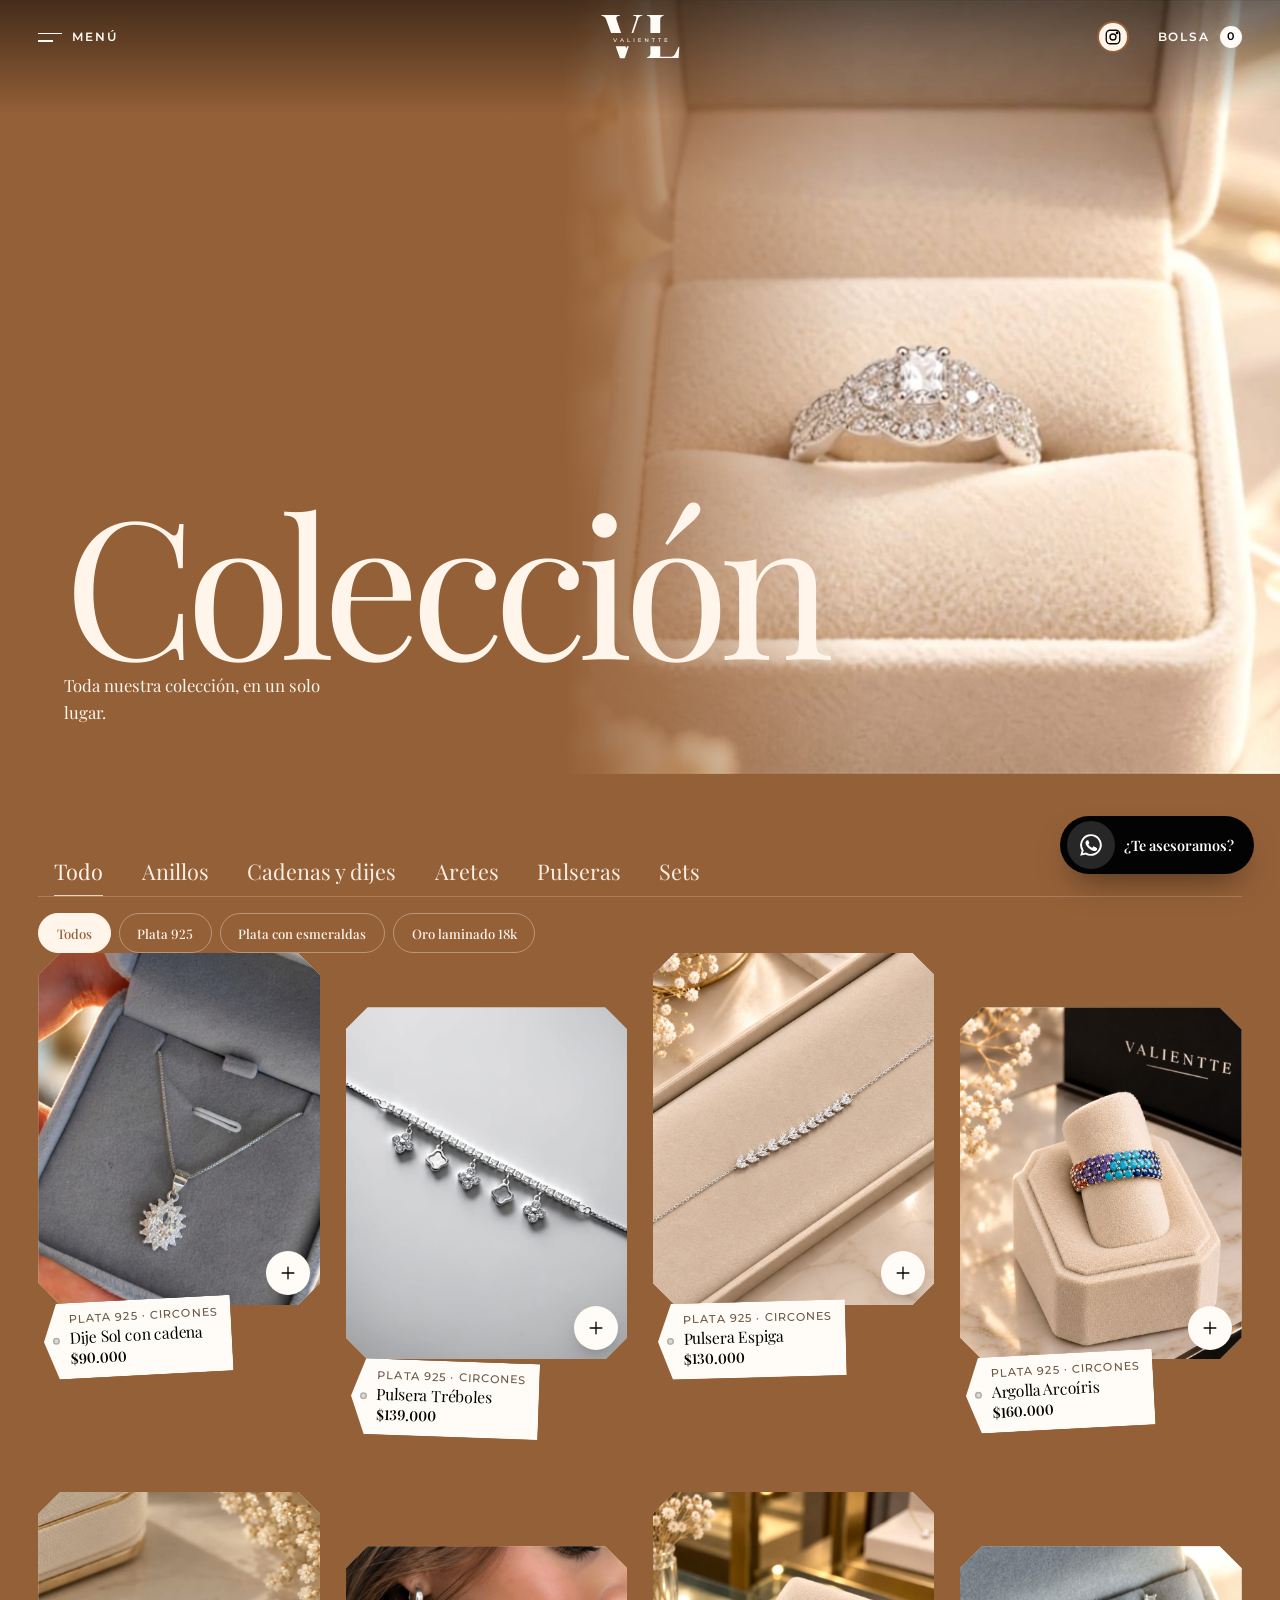
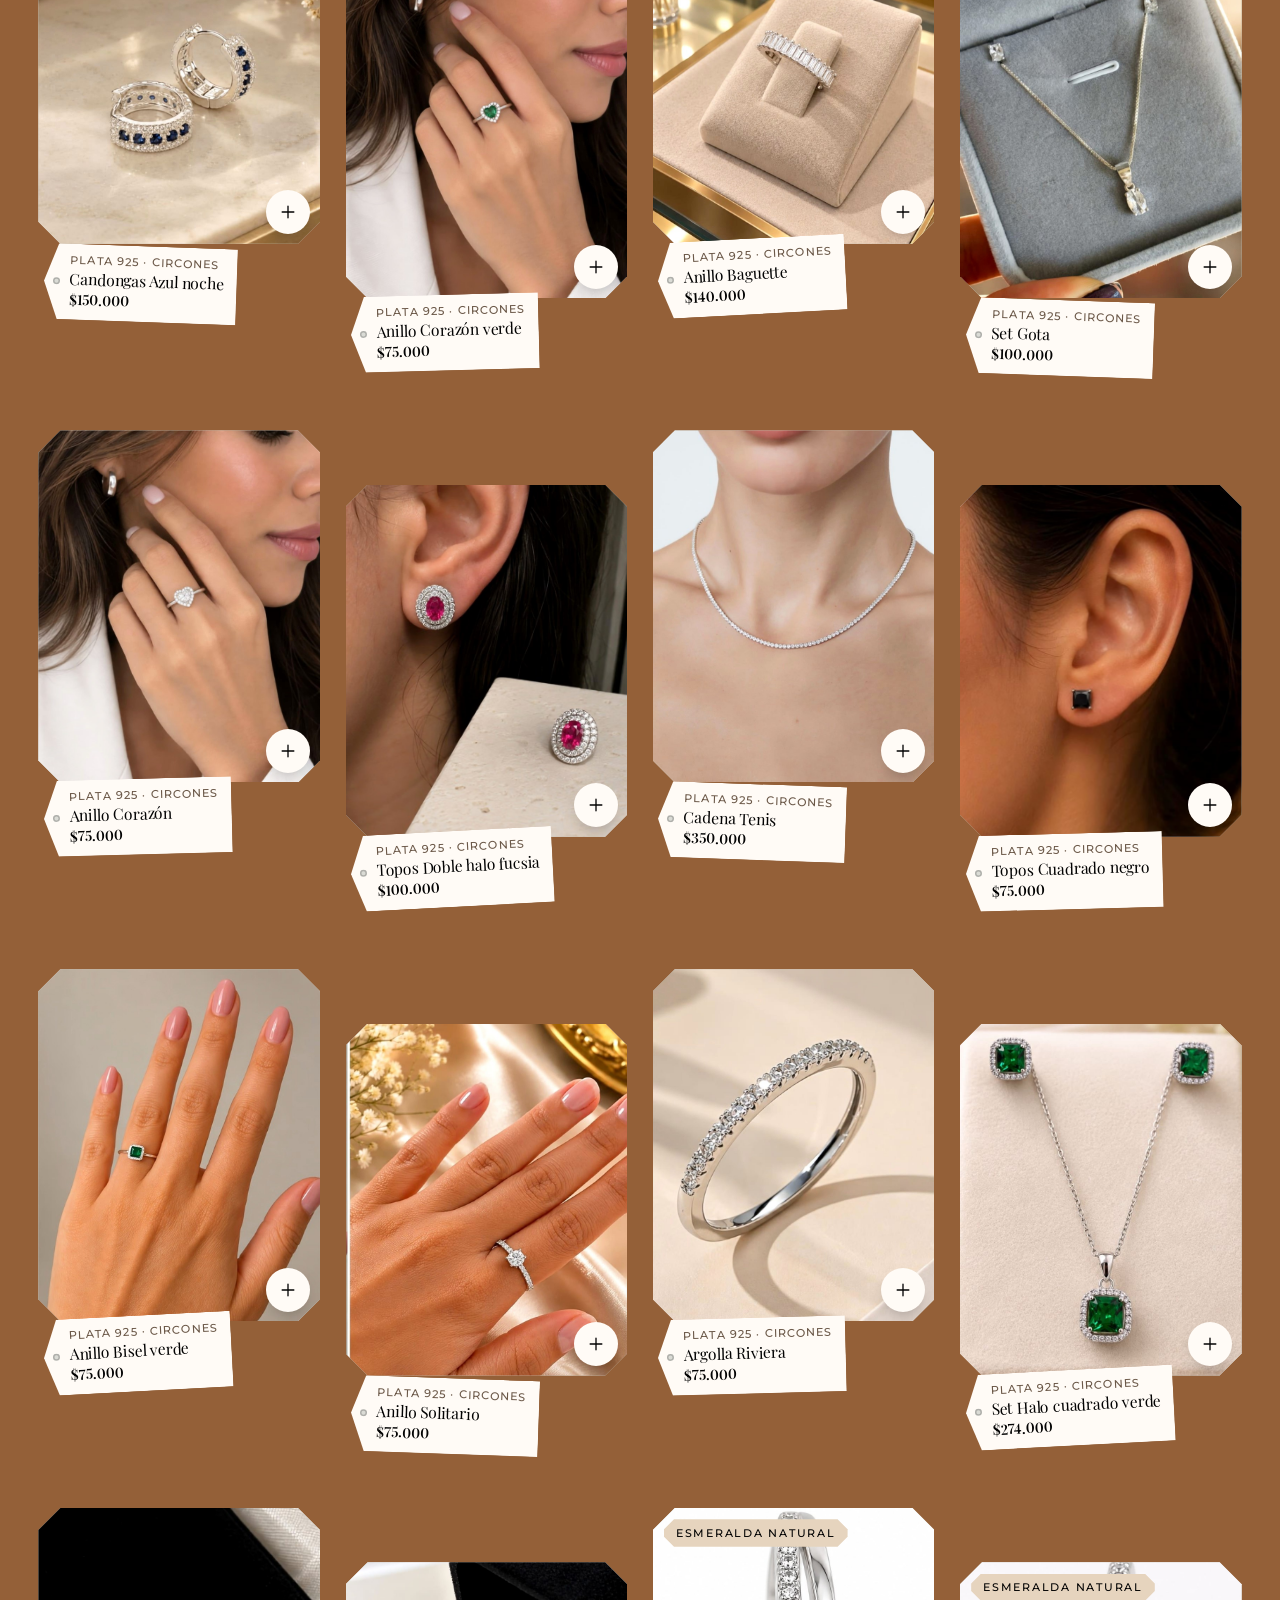
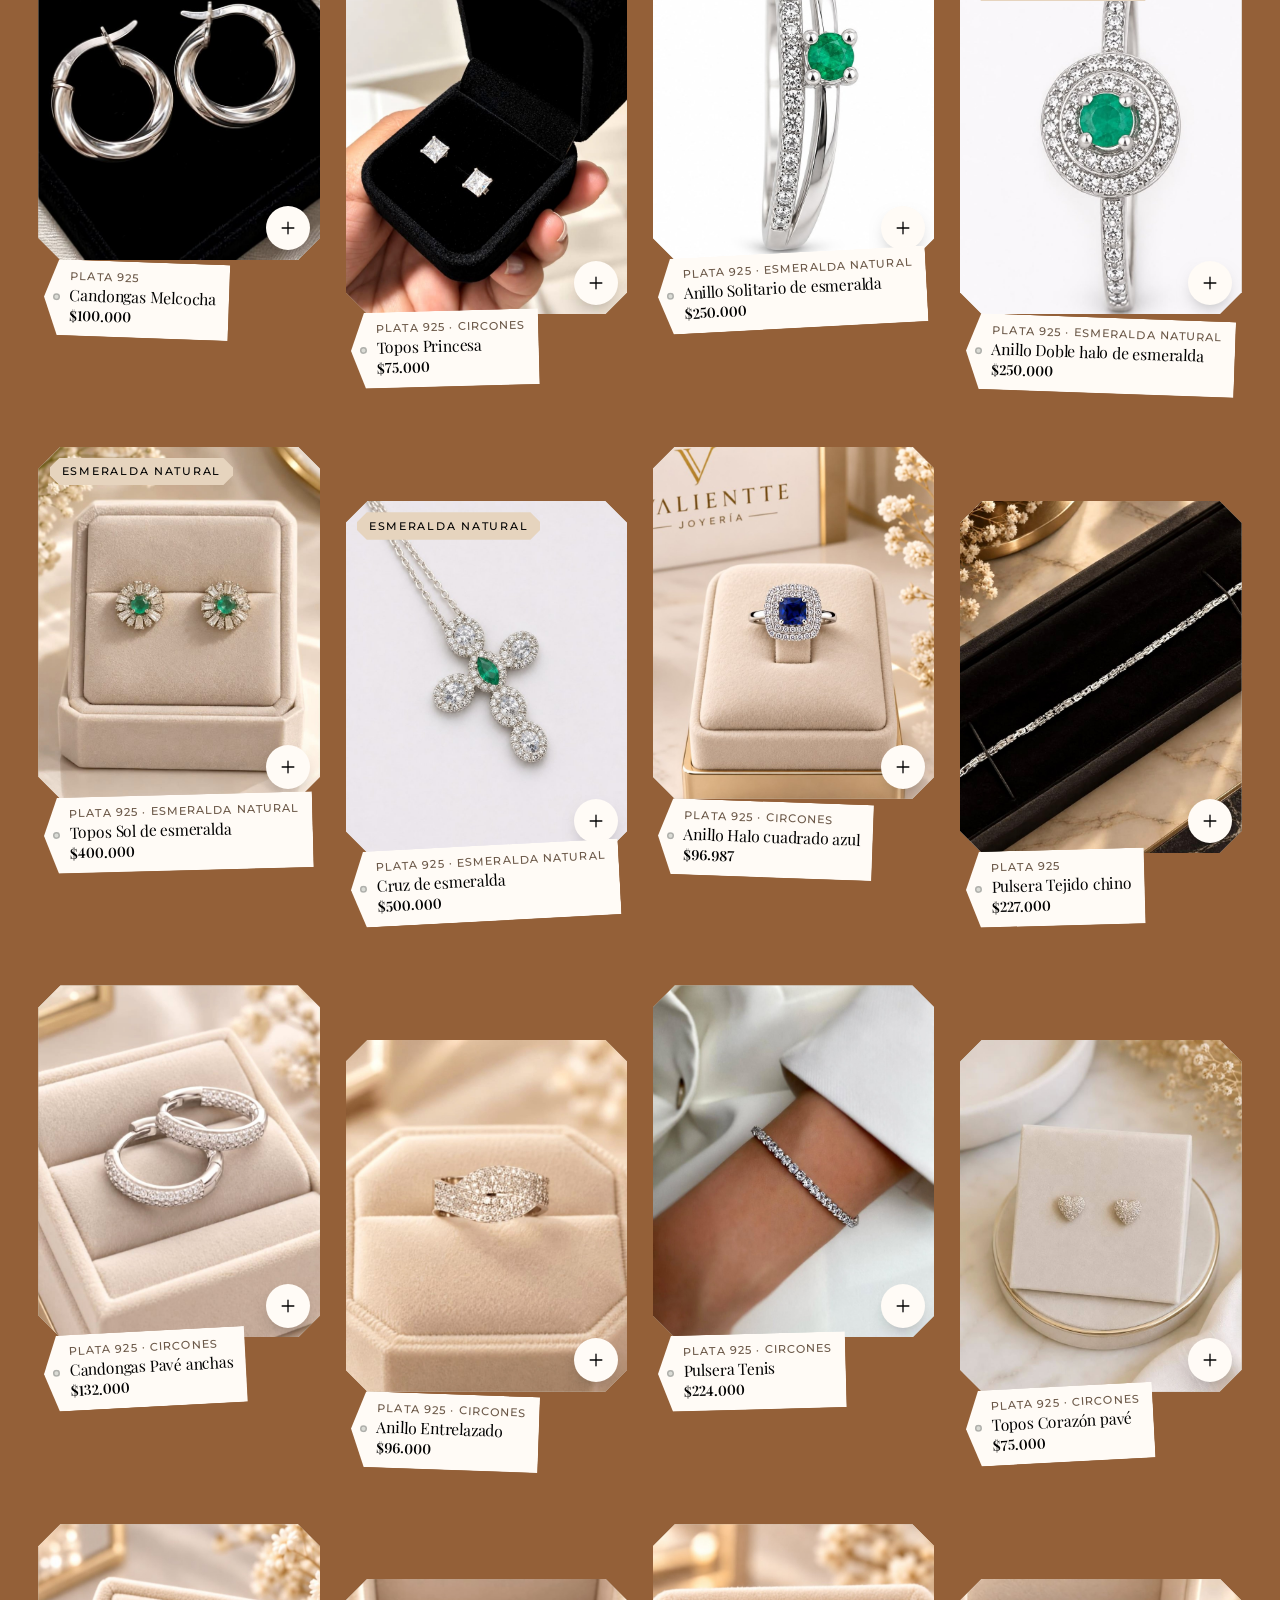
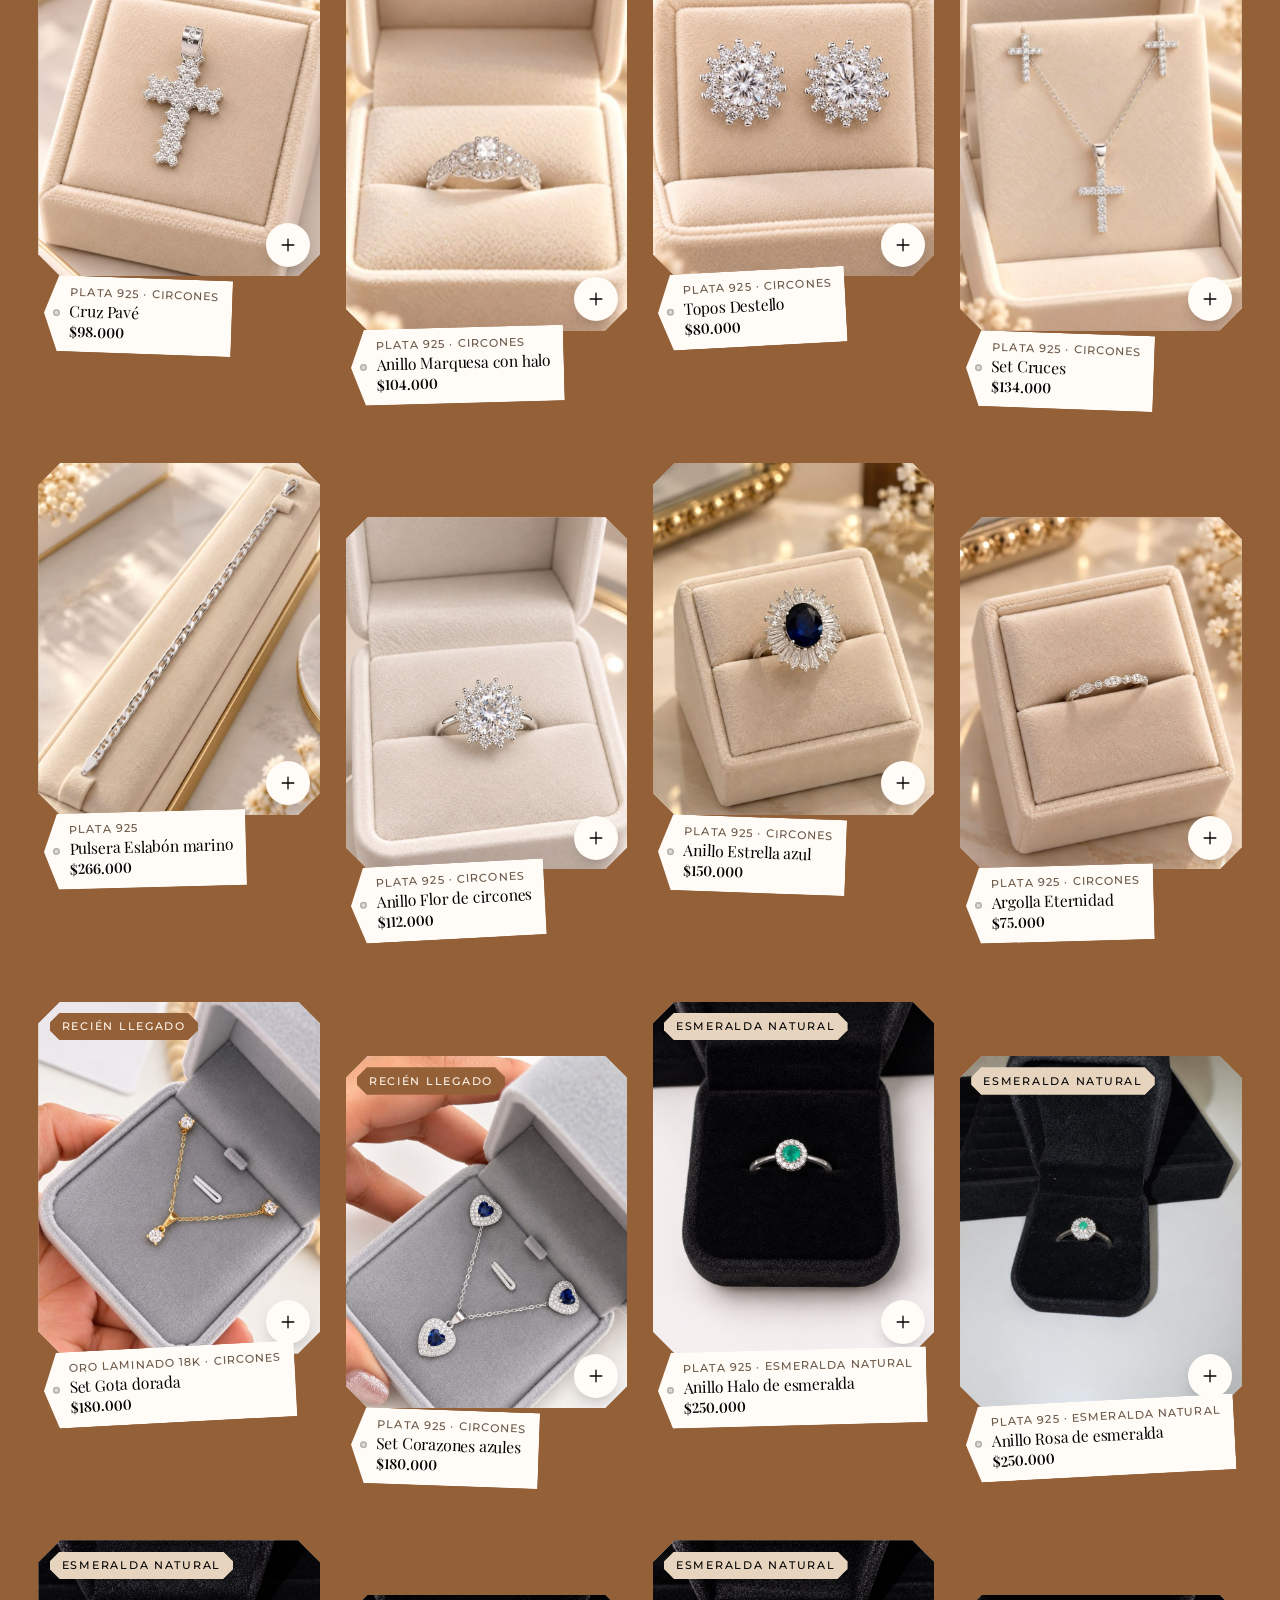
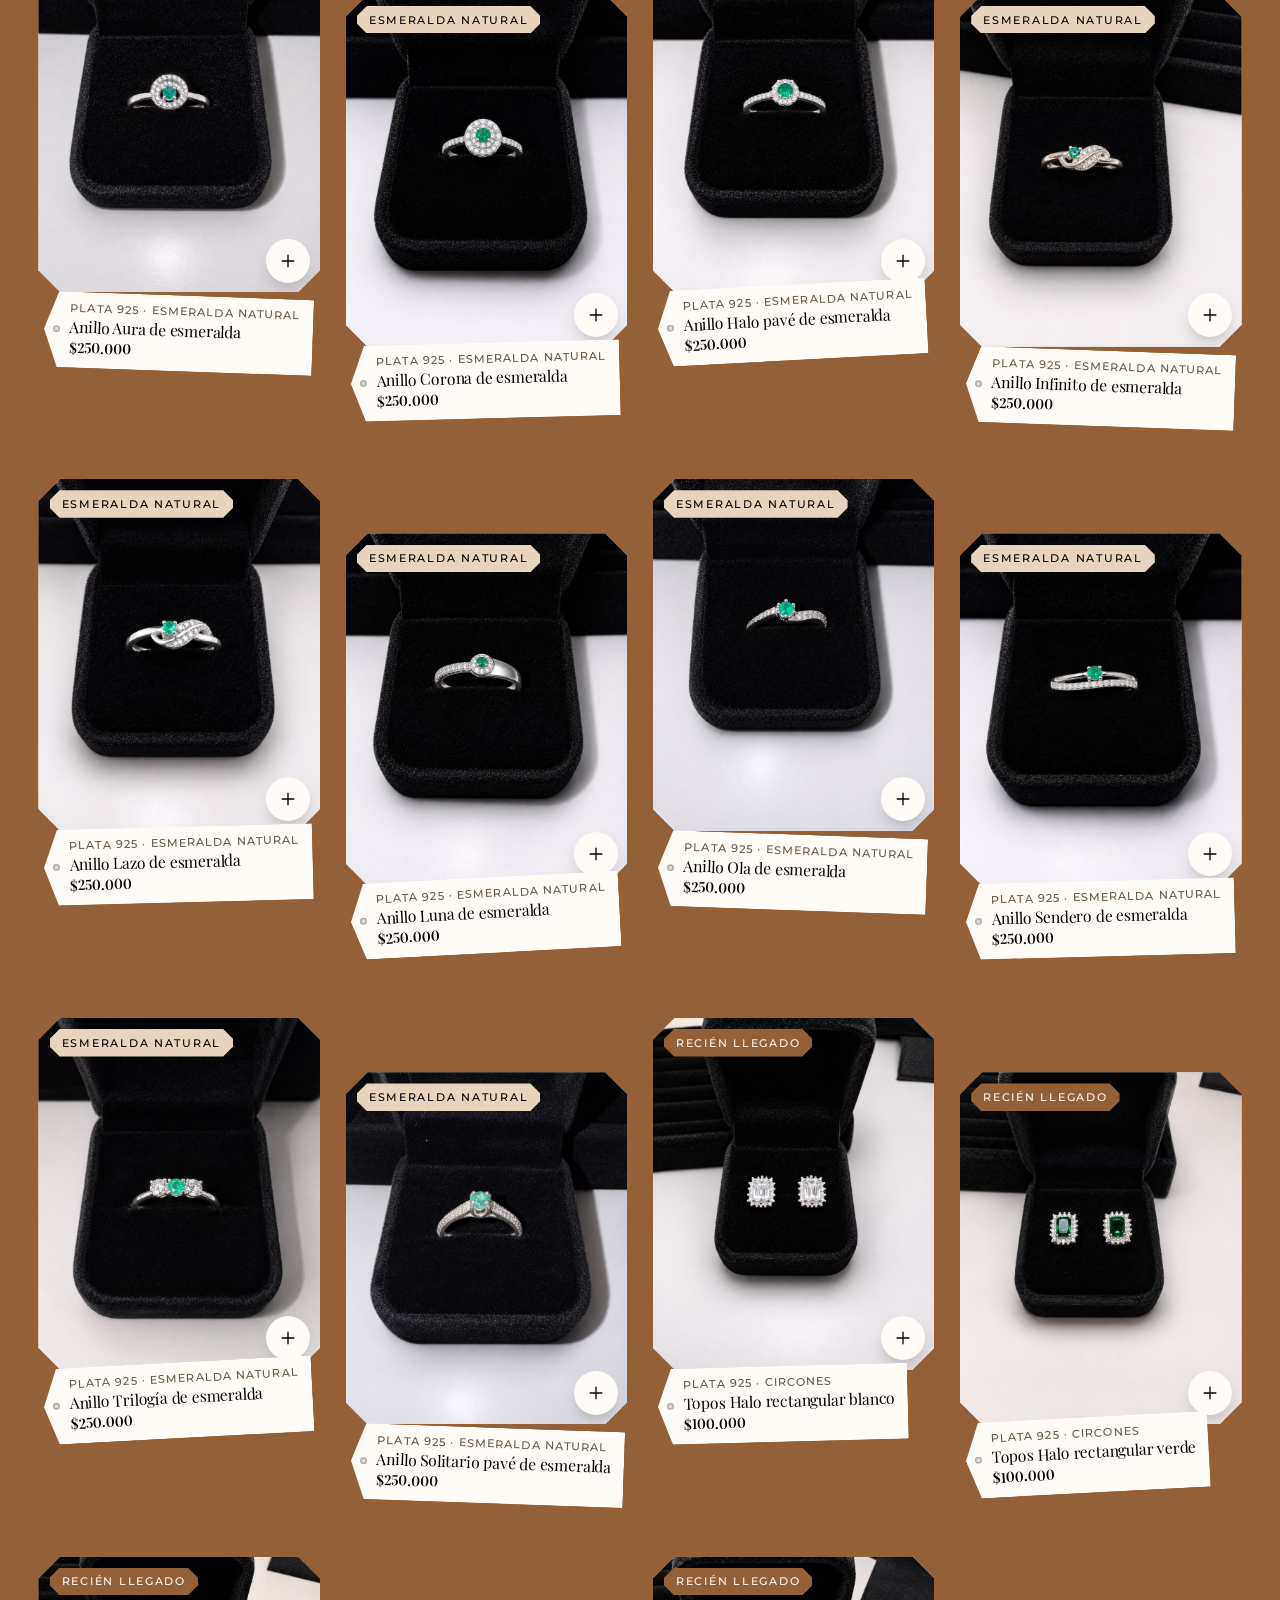
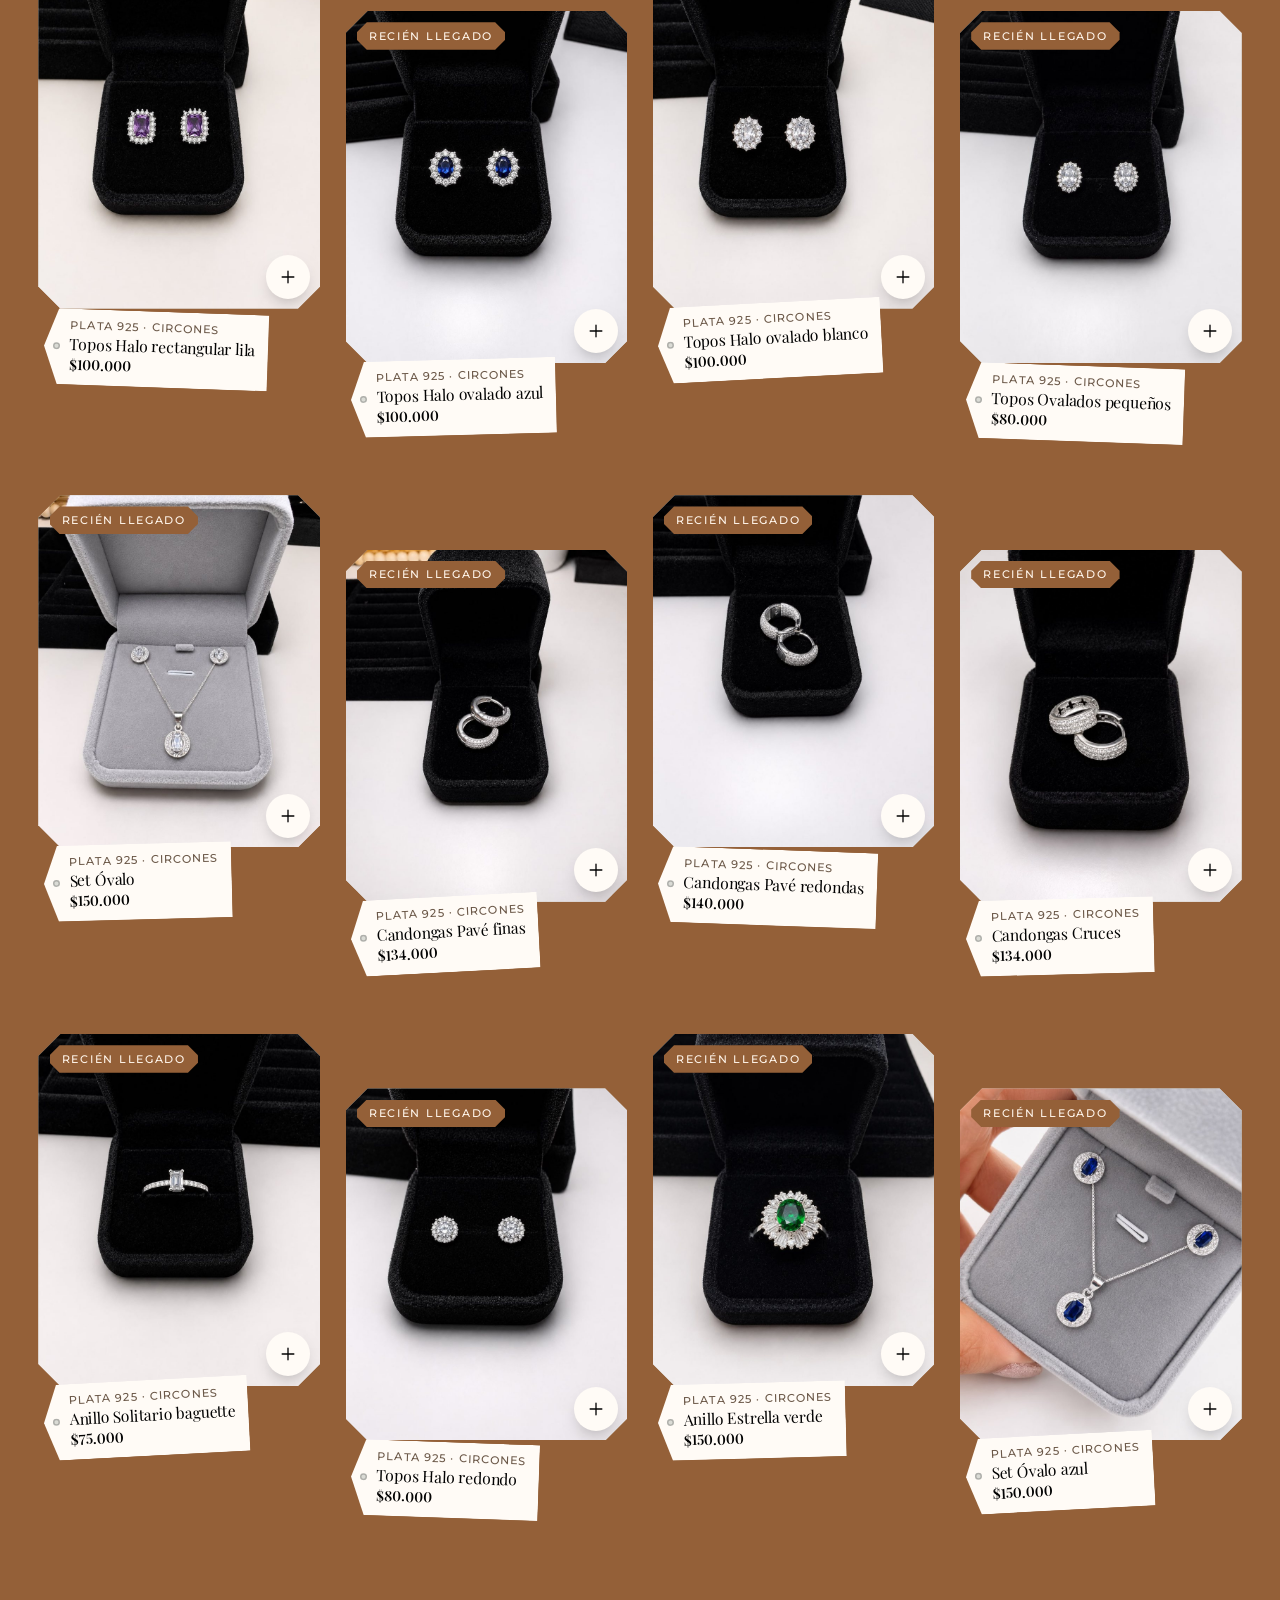
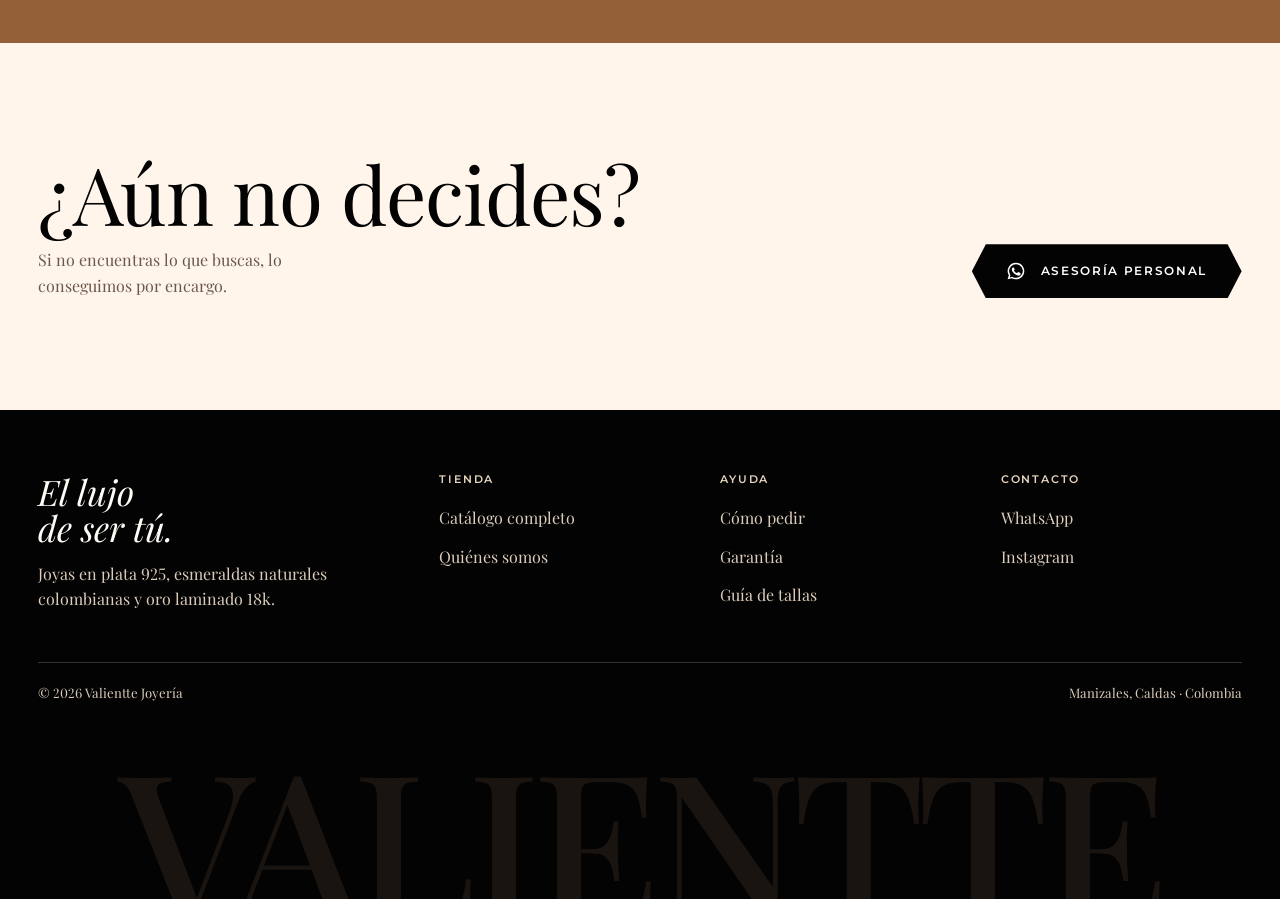
<file: coleccion.html>
<!doctype html>
<html lang="es-CO">
<head>
  <meta charset="utf-8">
  <meta name="viewport" content="width=device-width, initial-scale=1, viewport-fit=cover">
  <title>Colección · Valientte Joyería</title>
  <link rel="canonical" href="https://valientte.com/coleccion">
  <meta name="description" content="Toda la colección de Valientte: joyas en plata 925 y esmeraldas naturales colombianas. Manizales.">
  <meta property="og:title" content="Colección · Valientte Joyería">
  <meta property="og:description" content="Toda la colección de Valientte: joyas en plata 925 y esmeraldas naturales colombianas. Manizales.">
  <meta property="og:type" content="website">
  <meta property="og:image" content="https://valientte.com/img/og-compartir.jpg">  <!-- Si se compra dominio, cambiar la dirección aquí y en las 5 páginas -->
  <meta property="og:image:width" content="1200">
  <meta property="og:image:height" content="630">
  <meta property="og:image:alt" content="Anillo de esmeralda en su estuche y el logo de Valientte Joyería: El lujo de ser tú">
  <meta property="og:locale" content="es_CO">
  <meta property="og:site_name" content="Valientte Joyería">
  <meta name="twitter:card" content="summary_large_image">
  <meta name="theme-color" content="#E6D4BE">
  <link rel="preconnect" href="https://fonts.googleapis.com">
  <link rel="preconnect" href="https://fonts.gstatic.com" crossorigin>
  <link href="https://fonts.googleapis.com/css2?family=Playfair+Display:ital,wght@0,400..800;1,400..800&family=Montserrat:wght@400;500;600&display=swap" rel="stylesheet">
  <link rel="icon" href="img/favicon.svg" type="image/svg+xml">
  <link rel="apple-touch-icon" href="img/apple-touch-icon.png">
  <link rel="stylesheet" href="css/styles.css">
  <script>document.documentElement.classList.add('js');</script>
</head>
<body class="pagina-coleccion">

<svg width="0" height="0" style="position:absolute" aria-hidden="true">
  <!-- Logo oficial (manual de marca, versión 3: letra negra). Partido en piezas para animarlo -->
  <symbol id="vl-arriba" viewBox="-5.1 0 298 203"><path d="M4.35 4.07C4.33 4.12 4.30 4.17 4.30 4.22C4.30 4.24 4.38 4.25 4.42 4.27C4.44 4.22 4.47 4.17 4.47 4.12C4.47 4.10 4.39 4.09 4.35 4.07ZM4.79 3.33C5.57 3.16 6.36 3.19 7.15 3.34C7.40 4.71 8.49 4.13 9.20 4.14C28.59 4.17 47.98 4.16 67.37 4.19C67.91 4.19 68.65 3.72 69.04 4.66C69.45 5.65 68.70 5.96 68.16 6.42C66.06 7.04 63.92 7.59 61.85 8.30C58.85 9.33 57.62 11.25 57.50 14.44C57.37 17.88 58.42 21.06 59.49 24.22C64.29 38.43 69.14 52.62 73.98 66.81C74.63 68.74 74.64 68.74 72.58 68.74C61.92 68.74 51.26 68.70 40.60 68.78C39.02 68.79 38.33 68.38 37.77 66.82C32.17 51.04 26.30 35.36 20.84 19.53C18.16 11.78 12.63 8.04 5.10 6.38C3.16 5.96 2.92 5.35 3.73 3.39C4.08 3.37 4.43 3.35 4.79 3.33ZM197.94 3.20C207.32 3.20 216.70 3.19 226.08 3.22C226.82 3.23 227.95 2.75 228.18 4.02C228.43 5.34 227.88 6.16 226.50 6.57C224.81 7.06 223.20 7.78 221.62 8.59C217.40 10.76 216.03 14.54 215.97 18.89C215.86 27.90 215.91 36.92 215.90 45.93C215.90 52.99 215.87 60.06 215.93 67.12C215.94 68.34 215.72 68.77 214.38 68.77C203.72 68.72 193.06 68.72 182.41 68.79C180.74 68.80 180.34 68.33 180.34 66.67C180.41 50.60 180.39 34.52 180.38 18.44C180.38 12.53 178.18 9.41 172.65 7.45C171.51 7.05 170.36 6.64 169.20 6.29C168.08 5.96 167.61 5.30 167.78 4.12C167.96 2.87 168.92 3.24 169.62 3.24C179.06 3.22 188.50 3.23 197.94 3.23L197.94 3.20ZM134.97 3.21C139.85 3.21 144.72 3.20 149.59 3.23C150.35 3.23 151.39 2.86 151.52 4.24C151.66 5.59 150.93 6.11 149.75 6.27C149.39 6.31 149.03 6.38 148.67 6.44C141.83 7.58 137.60 11.45 135.45 18.13C130.87 32.34 125.99 46.45 121.24 60.60C120.46 62.90 119.66 65.20 118.95 67.52C118.67 68.42 118.25 68.82 117.27 68.75C116.06 68.66 114.84 68.67 113.62 68.73C112.47 68.80 112.17 68.61 112.61 67.34C116.16 57.05 119.67 46.75 123.11 36.42C125.43 29.46 128.19 22.62 129.74 15.41C130.64 11.21 129.34 8.95 125.25 7.60C123.53 7.03 121.73 6.67 119.95 6.29C118.77 6.04 118.37 5.42 118.45 4.23C118.55 2.92 119.46 3.25 120.18 3.24C125.11 3.22 130.04 3.23 134.97 3.23C134.97 3.23 134.97 3.22 134.97 3.21ZM68.16 6.42C68.70 5.96 69.45 5.65 69.04 4.66C68.65 3.72 67.91 4.19 67.37 4.19C47.98 4.16 28.59 4.17 9.20 4.14C8.49 4.13 7.39 4.71 7.15 3.34C8.97 3.28 10.78 3.17 12.60 3.17C30.84 3.15 49.08 3.16 67.32 3.17C67.86 3.17 68.40 3.25 68.94 3.29C69.46 3.92 69.72 4.83 70.73 4.90C70.58 6.60 69.22 6.26 68.16 6.42ZM70.73 4.90C69.72 4.83 69.46 3.92 68.94 3.29C70.31 2.97 71.09 3.30 70.73 4.90ZM4.79 3.33C4.43 3.35 4.08 3.37 3.73 3.39C4.06 3.09 4.42 3.04 4.79 3.33ZM4.35 4.07C4.39 4.09 4.47 4.10 4.47 4.12C4.47 4.17 4.44 4.22 4.42 4.27C4.38 4.25 4.30 4.24 4.30 4.22C4.30 4.17 4.33 4.12 4.35 4.07Z"/></symbol><symbol id="vl-abajo" viewBox="-5.1 0 298 203"><path d="M224.96 158.85C206.56 158.85 188.17 158.86 169.77 158.82C169.07 158.82 167.97 159.42 167.70 158.07C167.44 156.75 168.02 156.04 169.32 155.73C170.26 155.50 171.16 155.10 172.08 154.77C178.52 152.46 180.36 149.84 180.38 142.93C180.40 134.76 180.45 126.60 180.38 118.44C180.37 116.91 180.80 116.52 182.31 116.53C192.91 116.59 203.51 116.57 214.11 116.51C215.52 116.50 215.94 116.85 215.94 118.31C215.87 129.64 215.93 140.97 215.87 152.30C215.86 153.76 216.25 154.11 217.68 154.10C229.49 154.04 241.31 154.08 253.13 154.06C259.23 154.04 264.19 151.83 267.77 146.65C272.03 140.50 274.79 133.59 278.05 126.94C279.33 124.32 280.60 121.69 281.73 118.99C282.23 117.78 283.07 117.64 284.04 117.87C285.13 118.12 284.56 119.07 284.53 119.70C284.18 126.75 283.78 133.80 283.39 140.84C283.08 146.30 282.68 151.76 282.49 157.23C282.44 158.68 281.95 158.87 280.70 158.86C262.12 158.83 243.54 158.84 224.96 158.84L224.96 158.85ZM55.37 116.53C66.78 116.53 77.99 116.54 89.20 116.50C90.13 116.50 90.45 116.88 90.73 117.67C91.45 119.72 92.26 121.74 93.15 124.09C94.33 121.98 94.93 119.98 95.62 118.03C96.00 116.95 96.45 116.42 97.67 116.54C99.16 116.69 101.48 116.08 102.00 116.82C102.81 117.94 101.48 119.72 100.99 121.18C96.82 133.52 92.58 145.84 88.43 158.18C88.03 159.39 87.48 159.76 86.25 159.74C81.56 159.68 76.87 159.70 72.18 159.74C71.29 159.74 70.74 159.57 70.41 158.64C65.54 145.09 60.64 131.55 55.76 118.01C55.62 117.62 55.55 117.21 55.37 116.53Z"/></symbol><symbol id="vl-nombre" viewBox="-5.1 0 298 203"><path d="M52.06 101.2 45.9 87.2H48.06L53.1 98.72L58.18 87.2H60.18L54.04 101.2ZM70.6 101.2 76.94 87.2H78.92L85.28 101.2H83.18L81.64 97.7H74.2L72.66 101.2ZM74.9 96.1H80.94L77.92 89.24ZM97.81 101.2V87.2H99.81V99.46H107.39V101.2ZM120.15 101.2V87.2H122.15V101.2ZM136.8 101.2V87.2H146.68V88.94H138.8V93.24H145.82V94.94H138.8V99.46H146.96V101.2ZM160.66 101.2V87.2H162.3L170.69 97.64V87.2H172.69V101.2H171.06L162.66 90.76V101.2ZM190.13 101.2V88.94H185.33V87.2H196.91V88.94H192.11V101.2ZM212.33 101.2V88.94H207.53V87.2H219.11V88.94H214.31V101.2ZM231.74 101.2V87.2H241.62V88.94H233.74V93.24H240.76V94.94H233.74V99.46H241.9V101.2Z"/></symbol><symbol id="vl-joyeria" viewBox="-5.1 0 298 203"><path d="M98.08 200.01Q97.27 200.01 96.56 199.66Q95.85 199.32 95.4 198.68L96.16 197.78Q96.94 198.87 98.08 198.87Q99.66 198.87 99.66 197.01V191.84H96.33V190.7H100.96V196.94Q100.96 198.48 100.23 199.24Q99.5 200.01 98.08 200.01ZM114.21 200.01Q113.15 200.01 112.26 199.65Q111.36 199.3 110.71 198.66Q110.05 198.03 109.68 197.17Q109.31 196.31 109.31 195.3Q109.31 194.29 109.68 193.43Q110.05 192.57 110.71 191.94Q111.36 191.3 112.26 190.95Q113.15 190.59 114.21 190.59Q115.27 190.59 116.15 190.94Q117.04 191.29 117.7 191.93Q118.37 192.57 118.73 193.43Q119.09 194.29 119.09 195.3Q119.09 196.31 118.73 197.17Q118.37 198.03 117.7 198.67Q117.04 199.31 116.15 199.66Q115.27 200.01 114.21 200.01ZM114.21 198.84Q115.23 198.84 116.04 198.38Q116.84 197.92 117.31 197.11Q117.78 196.31 117.78 195.3Q117.78 194.29 117.31 193.49Q116.84 192.68 116.04 192.22Q115.23 191.76 114.21 191.76Q113.18 191.76 112.37 192.22Q111.56 192.68 111.09 193.49Q110.63 194.29 110.63 195.3Q110.63 196.31 111.09 197.11Q111.56 197.92 112.37 198.38Q113.18 198.84 114.21 198.84ZM129.74 199.9V196.69L126.09 190.7H127.5L130.44 195.54L133.4 190.7H134.7L131.05 196.69V199.9ZM142.45 199.9V190.7H148.94V191.84H143.76V194.67H148.38V195.79H143.76V198.76H149.12V199.9ZM157.67 199.9V190.7H161.26Q163.05 190.7 164.08 191.55Q165.1 192.41 165.1 193.91Q165.1 194.98 164.57 195.73Q164.05 196.47 163.08 196.81L165.26 199.9H163.83L161.84 197.07Q161.56 197.1 161.26 197.1H158.99V199.9ZM158.99 195.98H161.22Q162.48 195.98 163.14 195.44Q163.79 194.89 163.79 193.91Q163.79 192.92 163.14 192.38Q162.48 191.84 161.22 191.84H158.99ZM173.65 199.9V190.7H174.97V199.9ZM173.32 189.95 175.11 188.24H176.71L174.51 189.95ZM182.75 199.9 186.92 190.7H188.22L192.4 199.9H191.02L190.01 197.6H185.12L184.11 199.9ZM185.58 196.55H189.55L187.56 192.04Z"/></symbol><symbol id="logo-vl" viewBox="0 0 298 203"><use href="#vl-arriba"/><use href="#vl-nombre"/><use href="#vl-abajo"/><use href="#vl-joyeria"/></symbol><symbol id="logo-vl-corto" viewBox="0 0 298 166"><use href="#vl-arriba" width="298" height="203"/><use href="#vl-nombre" width="298" height="203"/><use href="#vl-abajo" width="298" height="203"/></symbol>
  <symbol id="i-cerrar" viewBox="0 0 24 24" fill="none" stroke="currentColor" stroke-width="1.5" stroke-linecap="round"><path d="M5 5l14 14M19 5L5 19"/></symbol>
  <symbol id="i-mas" viewBox="0 0 24 24" fill="none" stroke="currentColor" stroke-width="1.6" stroke-linecap="round"><path d="M12 5v14M5 12h14"/></symbol>
  <symbol id="i-check" viewBox="0 0 24 24" fill="none" stroke="currentColor" stroke-width="1.8" stroke-linecap="round" stroke-linejoin="round"><path d="M5 12.5l4.5 4.5L19 7.5"/></symbol>
  <symbol id="i-whatsapp" viewBox="0 0 24 24" fill="currentColor"><path d="M12 2a10 10 0 0 0-8.6 15.1L2 22l5-1.3A10 10 0 1 0 12 2zm0 18.2a8.2 8.2 0 0 1-4.2-1.1l-.3-.2-3 .8.8-2.9-.2-.3A8.2 8.2 0 1 1 12 20.2zm4.5-6.1c-.2-.1-1.5-.7-1.7-.8-.2-.1-.4-.1-.6.1l-.8 1c-.1.2-.3.2-.5.1a6.7 6.7 0 0 1-3.3-2.9c-.2-.4.3-.4.8-1.3.1-.2 0-.3 0-.4l-.8-1.8c-.2-.5-.4-.4-.6-.4h-.5a1 1 0 0 0-.7.3 3 3 0 0 0-.9 2.2 5.2 5.2 0 0 0 1.1 2.7 11.8 11.8 0 0 0 4.5 4c1.7.7 2.4.8 3.2.6.5-.1 1.5-.6 1.8-1.2.2-.6.2-1.1.1-1.2l-.5-.3z"/></symbol>
  <symbol id="i-instagram" viewBox="0 0 24 24" fill="none" stroke="currentColor" stroke-width="1.5"><rect x="3" y="3" width="18" height="18" rx="5"/><circle cx="12" cy="12" r="4"/><circle cx="17.5" cy="6.5" r=".8" fill="currentColor"/></symbol>
</svg>

<a class="saltar" href="#contenido">Saltar al contenido</a>

<!-- ============ HEADER ============ -->
<header class="header" id="header">
  <button class="header__btn" type="button" aria-expanded="false" aria-controls="menu" data-abrir-menu>
    <span class="rayas" aria-hidden="true"><i></i><i></i></span> Menú
  </button>
  <a href="index.html" class="logo" aria-label="Valientte Joyería, inicio">
    <svg class="logo__svg" viewBox="0 0 298 166" aria-hidden="true"><use href="#logo-vl-corto"/></svg>
  </a>
  <div class="header__der">
    <a class="header__ig" href="instagram.html" aria-label="Instagram de Valientte"><span><svg viewBox="0 0 24 24" fill="none" stroke="currentColor" stroke-width="1.8" aria-hidden="true"><rect x="3" y="3" width="18" height="18" rx="5"/><circle cx="12" cy="12" r="4"/><circle cx="17.5" cy="6.5" r="1" fill="currentColor"/></svg></span></a>
  <button class="header__btn header__btn--der" type="button" data-abrir-carrito>
    Bolsa <span class="burbuja" data-contador>0</span>
  </button>
  </div>
</header>

<!-- ============ MENÚ ============ -->
<div class="menu" id="menu" role="dialog" aria-modal="true" aria-label="Menú">
  <div class="menu__top">
    <button class="header__btn" type="button" data-cerrar-menu><svg width="18" height="18" aria-hidden="true"><use href="#i-cerrar"/></svg> Cerrar</button>
    <span class="logo"><svg class="logo__svg" viewBox="0 0 298 166" aria-hidden="true"><use href="#logo-vl-corto"/></svg></span>
    <span></span>
  </div>
  <div class="menu__fondos" aria-hidden="true">
    <img src="img/productos/14.jpg" srcset="img/productos/14.jpg 800w, img/productos/14-2x.jpg 1600w" sizes="(min-width: 900px) 74vw, 100vw" width="800" height="1000" loading="lazy" alt="">
    <img src="img/productos/04.jpg?v=2" srcset="img/productos/04.jpg?v=2 800w, img/productos/04-2x.jpg?v=2 1600w" sizes="(min-width: 900px) 74vw, 100vw" width="800" height="1000" loading="lazy" alt="">
    <img src="img/productos/30.jpg" srcset="img/productos/30.jpg 800w, img/productos/30-2x.jpg 1086w" sizes="(min-width: 900px) 74vw, 100vw" width="800" height="1000" loading="lazy" alt="">
    <img src="img/productos/12.jpg" srcset="img/productos/12.jpg 800w, img/productos/12-2x.jpg 1600w" sizes="(min-width: 900px) 74vw, 100vw" width="800" height="1000" loading="lazy" alt="">
    <img src="img/valen-menu.jpg" width="1080" height="1060" loading="lazy" alt="" style="object-position:50% 30%">
  </div>
  <nav class="menu__nav" aria-label="Principal">
    <ul class="menu__lista">
      <li style="--i:0"><a class="opcion-menu" href="index.html#materiales">Materiales</a></li>
      <li style="--i:1"><a class="opcion-menu" href="index.html#vitrina">La vitrina</a></li>
      <li style="--i:2"><a class="opcion-menu" href="index.html#piedra">Historia de las esmeraldas</a></li>
      <li style="--i:3"><a class="opcion-menu" href="index.html#pedir">Cómo pedir</a></li>
      <li style="--i:4"><a class="opcion-menu" href="nosotros.html">Quiénes somos</a></li>
    </ul>
  </nav>
  <div class="menu__pie">
    <p class="menu__redes rotulo"><a href="https://www.instagram.com/joyeria.valientte/" target="_blank" rel="noopener">@joyeria.valientte</a><span>Manizales · Colombia</span></p>
    <a class="boton boton--whatsapp" href="https://wa.link/c60ecp" target="_blank" rel="noopener" data-whatsapp><svg aria-hidden="true"><use href="#i-whatsapp"/></svg><span>Escríbenos</span></a>
  </div>
</div>

<main id="contenido">

  <!-- ============ 1. PORTADA: catálogo completo ============ -->
  <section class="col-hero" data-col-hero data-para="todo" aria-labelledby="col-titulo">
    <div class="col-hero__fotos" aria-hidden="true">
      <!-- Fotos reales del catálogo -->
      <img data-foto="todo" class="activa" src="img/productos/39.jpg" width="800" height="732" alt="">
    </div>
    <p class="rotulo" data-col-rotulo hidden>Catálogo completo</p>
    <h1 id="col-titulo" class="col-hero__palabra" data-col-palabra>Colección</h1>
    <p class="col-hero__frase" data-col-frase>Cada pieza con su precio. Escoge la tuya y pídela por WhatsApp.</p>
  </section>

  <!-- ============ 2. EL ESTANTE: piezas filtrables ============ -->
  <!-- Catálogo REAL (js/catalogo.js); filtros y momentos en js/coleccion.js -->
  <section class="vitrina col-estante" id="piezas" aria-labelledby="titulo-piezas">
    <h2 class="sr-only" id="titulo-piezas">Piezas de la colección</h2>
    <div class="contenedor">

      <div class="momentos" data-momentos aria-label="¿Para qué momento?"></div>

      <div class="pestanas" role="tablist" aria-label="Tipo de joya" data-col-tipos>
        <button class="pestana" type="button" role="tab" aria-selected="true" data-tipo="todo">Todo</button>
        <button class="pestana" type="button" role="tab" aria-selected="false" data-tipo="anillos">Anillos</button>
        <button class="pestana" type="button" role="tab" aria-selected="false" data-tipo="cadenas">Cadenas y dijes</button>
        <button class="pestana" type="button" role="tab" aria-selected="false" data-tipo="aretes">Aretes</button>
        <button class="pestana" type="button" role="tab" aria-selected="false" data-tipo="pulseras">Pulseras</button>
        <button class="pestana" type="button" role="tab" aria-selected="false" data-tipo="juegos">Sets</button>
      </div>

      <div class="metales" data-col-metales aria-label="Material">
        <button type="button" class="metal" aria-pressed="true" data-metal="">Todos</button>
        <button type="button" class="metal" aria-pressed="false" data-metal="plata">Plata 925</button>
        <button type="button" class="metal" aria-pressed="false" data-metal="esmeraldas">Plata con esmeraldas</button>
        <button type="button" class="metal" aria-pressed="false" data-metal="oro">Oro laminado 18k</button>
      </div>


      <div class="estante" data-estante></div>

      <div class="vitrina__vacia" data-col-vacia hidden>
        <p>Por ahora no hay piezas con este filtro. Escríbenos y te mostramos lo que tenemos.</p>
        <a class="boton boton--whatsapp" style="margin-top:1.2rem" href="https://wa.link/c60ecp" target="_blank" rel="noopener" data-wa-msg="Hola Valientte, busco una joya que no vi en la página, ¿me ayudan?"><svg aria-hidden="true"><use href="#i-whatsapp"/></svg><span>Ver opciones</span></a>
      </div>
    </div>
  </section>

  <!-- ============ 3. AYUDA ============ -->
  <section class="col-ayuda">
    <div class="contenedor col-ayuda__caja">
      <h2 class="aparecer">¿Aún no decides?</h2>
      <p class="aparecer" data-col-ayuda-texto>Cuéntanos para quién es y te mostramos tres opciones a su medida.</p>
      <a class="boton boton--whatsapp aparecer" href="https://wa.link/c60ecp" target="_blank" rel="noopener" data-col-ayuda data-wa-msg="Hola Valientte, ¿me ayudan a escoger una joya?"><svg aria-hidden="true"><use href="#i-whatsapp"/></svg><span>Asesoría personal</span></a>
    </div>
  </section>
</main>

<!-- ============ FOOTER ============ -->
<footer class="footer">
  <div class="contenedor">
    <div class="footer__grid">
      <div>
        <p class="footer__lema">El lujo<br>de ser tú.</p>
        <p style="margin-top:1rem;max-width:32ch">Joyas en plata 925, esmeraldas naturales colombianas y oro laminado 18k.</p>
      </div>
      <div>
        <h3>Tienda</h3>
        <ul>
          <li><a href="coleccion.html">Catálogo completo</a></li>
          <li><a href="nosotros.html">Quiénes somos</a></li>
        </ul>
      </div>
      <div>
        <h3>Ayuda</h3>
        <ul>
          <li><a href="index.html#pedir">Cómo pedir</a></li>
          <li><a href="index.html#recibo">Garantía</a></li>
          <li><a href="producto.html?id=anillo-de-esmeralda-con-halo#tallas">Guía de tallas</a></li>
        </ul>
      </div>
      <div>
        <h3>Contacto</h3>
        <ul>
          <li><a href="https://wa.link/c60ecp" target="_blank" rel="noopener" data-whatsapp>WhatsApp</a></li>
          <li><a href="https://www.instagram.com/joyeria.valientte/" target="_blank" rel="noopener">Instagram</a></li>
        </ul>
      </div>
    </div>
    <div class="footer__legal">
      <span>© 2026 Valientte Joyería</span>
      <span>Manizales, Caldas · Colombia</span>
    </div>
  </div>
  <div class="footer__gigante" aria-hidden="true">VALIENTTE</div>
</footer>

<!-- ============ ASISTENTE DE WHATSAPP ============ -->
<div class="asistente" data-asistente>
  <div class="asistente__panel" id="asistente-panel" role="dialog" aria-label="Asesoría por WhatsApp">
    <div class="asistente__cabeza">
      <span class="asistente__avatar" aria-hidden="true">VL</span>
      <div><b>Asesoría Valientte</b><span>Atención personal por WhatsApp</span></div>
      <button class="asistente__cerrar" type="button" aria-label="Cerrar" data-cerrar-asistente><svg width="18" height="18" aria-hidden="true"><use href="#i-cerrar"/></svg></button>
    </div>
    <div class="asistente__cuerpo">
      <p class="asistente__saludo">Hola, ¿en qué podemos acompañarte hoy?</p>
      <a class="atajo" href="https://wa.link/c60ecp" target="_blank" rel="noopener" data-wa-msg="Hola Valientte, quiero conocer las joyas con esmeralda natural."><span class="atajo__icono" aria-hidden="true"><svg viewBox="0 0 24 24" fill="none" stroke="currentColor" stroke-width="1.5" stroke-linejoin="round"><path d="M8 3h8l4 4v10l-4 4H8l-4-4V7z"/><path d="M9.5 7h5l2 2v6l-2 2h-5l-2-2V9z"/></svg></span><span>Ver las esmeraldas</span><span class="atajo__flecha" aria-hidden="true">→</span></a>
      <a class="atajo" href="https://wa.link/c60ecp" target="_blank" rel="noopener" data-wa-msg="Hola Valientte, necesito ayuda para saber mi talla de anillo."><span class="atajo__icono" aria-hidden="true"><svg viewBox="0 0 24 24" fill="none" stroke="currentColor" stroke-width="1.5" stroke-linejoin="round"><circle cx="12" cy="15" r="6"/><path d="M9.5 5.5 12 3l2.5 2.5L12 8z"/></svg></span><span>Encontrar mi talla</span><span class="atajo__flecha" aria-hidden="true">→</span></a>
      <a class="atajo" href="https://wa.link/c60ecp" target="_blank" rel="noopener" data-wa-msg="Hola Valientte, ¿me comparten el catálogo completo?"><span class="atajo__icono" aria-hidden="true"><svg viewBox="0 0 24 24" fill="none" stroke="currentColor" stroke-width="1.5" stroke-linejoin="round"><path d="M4 5.5C6.5 4.5 9.5 4.5 12 6c2.5-1.5 5.5-1.5 8-.5V19c-2.5-1-5.5-1-8 .5-2.5-1.5-5.5-1.5-8-.5z"/><path d="M12 6v13.5"/></svg></span><span>Recibir el catálogo</span><span class="atajo__flecha" aria-hidden="true">→</span></a>
      <a class="atajo" href="https://wa.link/c60ecp" target="_blank" rel="noopener" data-wa-msg="Hola Valientte, tengo una pregunta:"><span class="atajo__icono" aria-hidden="true"><svg viewBox="0 0 24 24" fill="none" stroke="currentColor" stroke-width="1.5" stroke-linejoin="round"><path d="M4 5h16v11H9l-5 4z"/></svg></span><span>Hablar con una asesora</span><span class="atajo__flecha" aria-hidden="true">→</span></a>
    </div>
  </div>
  <button class="asistente__boton" type="button" aria-expanded="false" aria-controls="asistente-panel" data-abrir-asistente>
    <span class="asistente__icono"><svg aria-hidden="true"><use href="#i-whatsapp"/></svg></span>
    <span class="asistente__texto">¿Te asesoramos?</span>
    <span class="sr-only">Abrir asesoría por WhatsApp</span>
  </button>
</div>

<!-- ============ BOLSA ============ -->
<div class="velo" data-velo></div>
<aside class="carrito" id="carrito" role="dialog" aria-modal="true" aria-labelledby="carrito-titulo">
  <div class="carrito__top">
    <h2 id="carrito-titulo">Tu bolsa</h2>
    <button class="header__btn" type="button" data-cerrar-carrito><svg width="18" height="18" aria-hidden="true"><use href="#i-cerrar"/></svg> Cerrar</button>
  </div>
  <div class="envio" hidden>
    <span data-envio-texto>A $150.000 de tu envío sin costo</span>
    <div class="envio__barra"><span data-envio-barra></span></div>
  </div>
  <ul class="carrito__items" data-carrito-items></ul>
  <div class="carrito__vacio" data-carrito-vacio>
    <div class="tag"><span class="rotulo">Tu bolsa</span><span class="tag__nombre">Aún sin piezas</span></div>
    <p>Tu próxima joya te está esperando.</p>
    <a class="boton" href="#piezas" data-cerrar-carrito><span>Ver las piezas</span><span class="flecha" aria-hidden="true">→</span></a>
  </div>
  <div class="carrito__pie" data-carrito-pie>
    <div class="carrito__total"><span class="rotulo">Subtotal</span><span data-carrito-total>$0</span></div>
    <a class="boton boton--whatsapp boton--ancho" href="https://wa.link/c60ecp" target="_blank" rel="noopener" data-finalizar>
      <svg aria-hidden="true"><use href="#i-whatsapp"/></svg><span>Finalizar pedido</span>
    </a>
    <p class="carrito__nota">Te enviamos el resumen por WhatsApp para confirmar entrega y pago.</p>
  </div>
</aside>

<div class="toast" role="status" aria-live="polite" data-toast></div>

<!-- coleccion.js va ANTES de main.js: pinta las piezas y main.js les conecta "agregar" y las animaciones -->
<script src="js/catalogo.js" defer></script>
<script src="js/coleccion.js" defer></script>
<script src="js/main.js" defer></script>
</body>
</html>
</file>
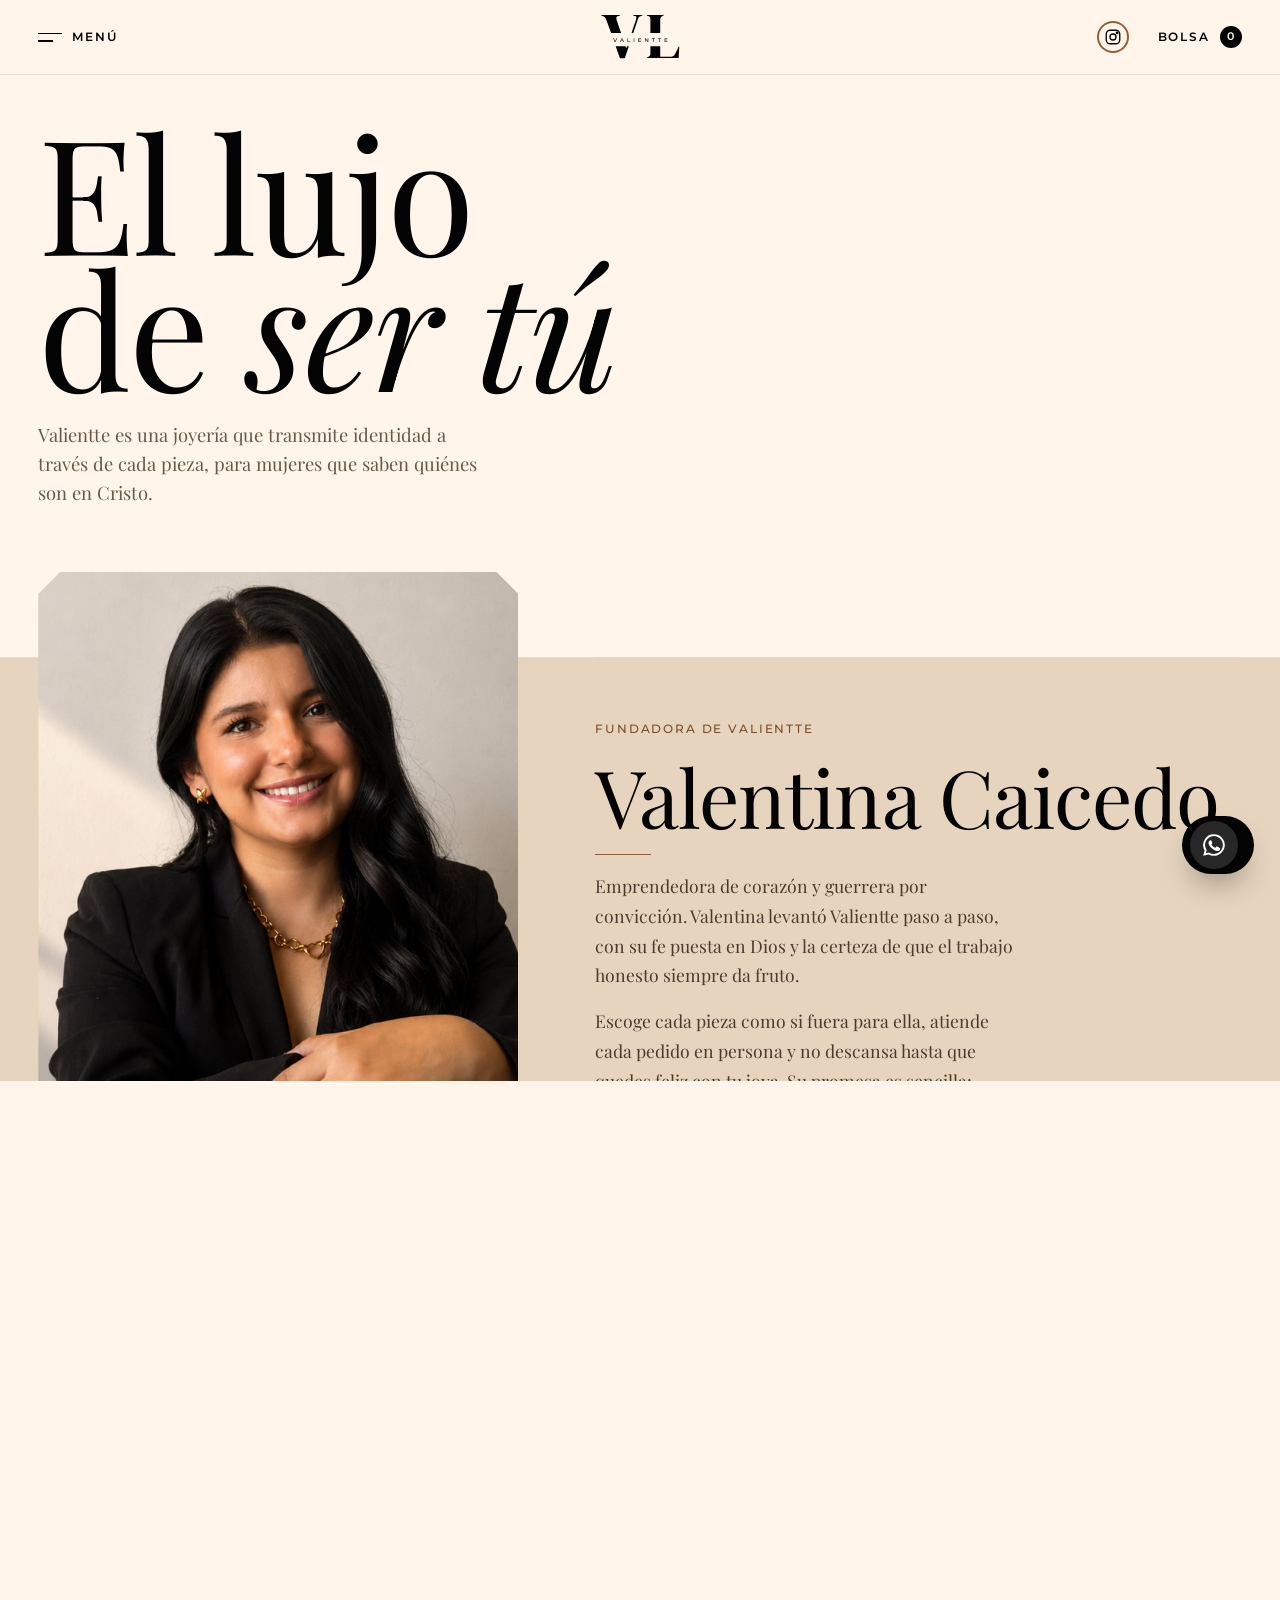
<file: nosotros.html>
<!doctype html>
<html lang="es-CO">
<head>
  <meta charset="utf-8">
  <meta name="viewport" content="width=device-width, initial-scale=1, viewport-fit=cover">
  <title>Quiénes somos · Valientte Joyería</title>
  <link rel="canonical" href="https://valientte.com/nosotros">
  <meta name="description" content="Valientte transmite identidad a través de sus joyas, para mujeres que saben quiénes son en Cristo. Plata 925 y esmeraldas naturales desde Manizales.">
  <meta property="og:title" content="Quiénes somos · Valientte Joyería">
  <meta property="og:description" content="Valientte transmite identidad a través de sus joyas, para mujeres que saben quiénes son en Cristo. Plata 925 y esmeraldas naturales desde Manizales.">
  <meta property="og:type" content="website">
  <meta property="og:image" content="https://valientte.com/img/og-compartir.jpg">  <!-- Si se compra dominio, cambiar la dirección aquí y en las 5 páginas -->
  <meta property="og:image:width" content="1200">
  <meta property="og:image:height" content="630">
  <meta property="og:image:alt" content="Anillo de esmeralda en su estuche y el logo de Valientte Joyería: El lujo de ser tú">
  <meta property="og:locale" content="es_CO">
  <meta property="og:site_name" content="Valientte Joyería">
  <meta name="twitter:card" content="summary_large_image">
  <meta name="theme-color" content="#E6D4BE">
  <link rel="preconnect" href="https://fonts.googleapis.com">
  <link rel="preconnect" href="https://fonts.gstatic.com" crossorigin>
  <link href="https://fonts.googleapis.com/css2?family=Playfair+Display:ital,wght@0,400..800;1,400..800&family=Montserrat:wght@400;500;600&display=swap" rel="stylesheet">
  <link rel="icon" href="img/favicon.svg" type="image/svg+xml">
  <link rel="apple-touch-icon" href="img/apple-touch-icon.png">
  <link rel="stylesheet" href="css/styles.css">
  <script>document.documentElement.classList.add('js');</script>
</head>
<body>

<svg width="0" height="0" style="position:absolute" aria-hidden="true">
  <!-- Logo oficial (manual de marca, versión 3: letra negra). Partido en piezas para animarlo -->
  <symbol id="vl-arriba" viewBox="-5.1 0 298 203"><path d="M4.35 4.07C4.33 4.12 4.30 4.17 4.30 4.22C4.30 4.24 4.38 4.25 4.42 4.27C4.44 4.22 4.47 4.17 4.47 4.12C4.47 4.10 4.39 4.09 4.35 4.07ZM4.79 3.33C5.57 3.16 6.36 3.19 7.15 3.34C7.40 4.71 8.49 4.13 9.20 4.14C28.59 4.17 47.98 4.16 67.37 4.19C67.91 4.19 68.65 3.72 69.04 4.66C69.45 5.65 68.70 5.96 68.16 6.42C66.06 7.04 63.92 7.59 61.85 8.30C58.85 9.33 57.62 11.25 57.50 14.44C57.37 17.88 58.42 21.06 59.49 24.22C64.29 38.43 69.14 52.62 73.98 66.81C74.63 68.74 74.64 68.74 72.58 68.74C61.92 68.74 51.26 68.70 40.60 68.78C39.02 68.79 38.33 68.38 37.77 66.82C32.17 51.04 26.30 35.36 20.84 19.53C18.16 11.78 12.63 8.04 5.10 6.38C3.16 5.96 2.92 5.35 3.73 3.39C4.08 3.37 4.43 3.35 4.79 3.33ZM197.94 3.20C207.32 3.20 216.70 3.19 226.08 3.22C226.82 3.23 227.95 2.75 228.18 4.02C228.43 5.34 227.88 6.16 226.50 6.57C224.81 7.06 223.20 7.78 221.62 8.59C217.40 10.76 216.03 14.54 215.97 18.89C215.86 27.90 215.91 36.92 215.90 45.93C215.90 52.99 215.87 60.06 215.93 67.12C215.94 68.34 215.72 68.77 214.38 68.77C203.72 68.72 193.06 68.72 182.41 68.79C180.74 68.80 180.34 68.33 180.34 66.67C180.41 50.60 180.39 34.52 180.38 18.44C180.38 12.53 178.18 9.41 172.65 7.45C171.51 7.05 170.36 6.64 169.20 6.29C168.08 5.96 167.61 5.30 167.78 4.12C167.96 2.87 168.92 3.24 169.62 3.24C179.06 3.22 188.50 3.23 197.94 3.23L197.94 3.20ZM134.97 3.21C139.85 3.21 144.72 3.20 149.59 3.23C150.35 3.23 151.39 2.86 151.52 4.24C151.66 5.59 150.93 6.11 149.75 6.27C149.39 6.31 149.03 6.38 148.67 6.44C141.83 7.58 137.60 11.45 135.45 18.13C130.87 32.34 125.99 46.45 121.24 60.60C120.46 62.90 119.66 65.20 118.95 67.52C118.67 68.42 118.25 68.82 117.27 68.75C116.06 68.66 114.84 68.67 113.62 68.73C112.47 68.80 112.17 68.61 112.61 67.34C116.16 57.05 119.67 46.75 123.11 36.42C125.43 29.46 128.19 22.62 129.74 15.41C130.64 11.21 129.34 8.95 125.25 7.60C123.53 7.03 121.73 6.67 119.95 6.29C118.77 6.04 118.37 5.42 118.45 4.23C118.55 2.92 119.46 3.25 120.18 3.24C125.11 3.22 130.04 3.23 134.97 3.23C134.97 3.23 134.97 3.22 134.97 3.21ZM68.16 6.42C68.70 5.96 69.45 5.65 69.04 4.66C68.65 3.72 67.91 4.19 67.37 4.19C47.98 4.16 28.59 4.17 9.20 4.14C8.49 4.13 7.39 4.71 7.15 3.34C8.97 3.28 10.78 3.17 12.60 3.17C30.84 3.15 49.08 3.16 67.32 3.17C67.86 3.17 68.40 3.25 68.94 3.29C69.46 3.92 69.72 4.83 70.73 4.90C70.58 6.60 69.22 6.26 68.16 6.42ZM70.73 4.90C69.72 4.83 69.46 3.92 68.94 3.29C70.31 2.97 71.09 3.30 70.73 4.90ZM4.79 3.33C4.43 3.35 4.08 3.37 3.73 3.39C4.06 3.09 4.42 3.04 4.79 3.33ZM4.35 4.07C4.39 4.09 4.47 4.10 4.47 4.12C4.47 4.17 4.44 4.22 4.42 4.27C4.38 4.25 4.30 4.24 4.30 4.22C4.30 4.17 4.33 4.12 4.35 4.07Z"/></symbol><symbol id="vl-abajo" viewBox="-5.1 0 298 203"><path d="M224.96 158.85C206.56 158.85 188.17 158.86 169.77 158.82C169.07 158.82 167.97 159.42 167.70 158.07C167.44 156.75 168.02 156.04 169.32 155.73C170.26 155.50 171.16 155.10 172.08 154.77C178.52 152.46 180.36 149.84 180.38 142.93C180.40 134.76 180.45 126.60 180.38 118.44C180.37 116.91 180.80 116.52 182.31 116.53C192.91 116.59 203.51 116.57 214.11 116.51C215.52 116.50 215.94 116.85 215.94 118.31C215.87 129.64 215.93 140.97 215.87 152.30C215.86 153.76 216.25 154.11 217.68 154.10C229.49 154.04 241.31 154.08 253.13 154.06C259.23 154.04 264.19 151.83 267.77 146.65C272.03 140.50 274.79 133.59 278.05 126.94C279.33 124.32 280.60 121.69 281.73 118.99C282.23 117.78 283.07 117.64 284.04 117.87C285.13 118.12 284.56 119.07 284.53 119.70C284.18 126.75 283.78 133.80 283.39 140.84C283.08 146.30 282.68 151.76 282.49 157.23C282.44 158.68 281.95 158.87 280.70 158.86C262.12 158.83 243.54 158.84 224.96 158.84L224.96 158.85ZM55.37 116.53C66.78 116.53 77.99 116.54 89.20 116.50C90.13 116.50 90.45 116.88 90.73 117.67C91.45 119.72 92.26 121.74 93.15 124.09C94.33 121.98 94.93 119.98 95.62 118.03C96.00 116.95 96.45 116.42 97.67 116.54C99.16 116.69 101.48 116.08 102.00 116.82C102.81 117.94 101.48 119.72 100.99 121.18C96.82 133.52 92.58 145.84 88.43 158.18C88.03 159.39 87.48 159.76 86.25 159.74C81.56 159.68 76.87 159.70 72.18 159.74C71.29 159.74 70.74 159.57 70.41 158.64C65.54 145.09 60.64 131.55 55.76 118.01C55.62 117.62 55.55 117.21 55.37 116.53Z"/></symbol><symbol id="vl-nombre" viewBox="-5.1 0 298 203"><path d="M52.06 101.2 45.9 87.2H48.06L53.1 98.72L58.18 87.2H60.18L54.04 101.2ZM70.6 101.2 76.94 87.2H78.92L85.28 101.2H83.18L81.64 97.7H74.2L72.66 101.2ZM74.9 96.1H80.94L77.92 89.24ZM97.81 101.2V87.2H99.81V99.46H107.39V101.2ZM120.15 101.2V87.2H122.15V101.2ZM136.8 101.2V87.2H146.68V88.94H138.8V93.24H145.82V94.94H138.8V99.46H146.96V101.2ZM160.66 101.2V87.2H162.3L170.69 97.64V87.2H172.69V101.2H171.06L162.66 90.76V101.2ZM190.13 101.2V88.94H185.33V87.2H196.91V88.94H192.11V101.2ZM212.33 101.2V88.94H207.53V87.2H219.11V88.94H214.31V101.2ZM231.74 101.2V87.2H241.62V88.94H233.74V93.24H240.76V94.94H233.74V99.46H241.9V101.2Z"/></symbol><symbol id="vl-joyeria" viewBox="-5.1 0 298 203"><path d="M98.08 200.01Q97.27 200.01 96.56 199.66Q95.85 199.32 95.4 198.68L96.16 197.78Q96.94 198.87 98.08 198.87Q99.66 198.87 99.66 197.01V191.84H96.33V190.7H100.96V196.94Q100.96 198.48 100.23 199.24Q99.5 200.01 98.08 200.01ZM114.21 200.01Q113.15 200.01 112.26 199.65Q111.36 199.3 110.71 198.66Q110.05 198.03 109.68 197.17Q109.31 196.31 109.31 195.3Q109.31 194.29 109.68 193.43Q110.05 192.57 110.71 191.94Q111.36 191.3 112.26 190.95Q113.15 190.59 114.21 190.59Q115.27 190.59 116.15 190.94Q117.04 191.29 117.7 191.93Q118.37 192.57 118.73 193.43Q119.09 194.29 119.09 195.3Q119.09 196.31 118.73 197.17Q118.37 198.03 117.7 198.67Q117.04 199.31 116.15 199.66Q115.27 200.01 114.21 200.01ZM114.21 198.84Q115.23 198.84 116.04 198.38Q116.84 197.92 117.31 197.11Q117.78 196.31 117.78 195.3Q117.78 194.29 117.31 193.49Q116.84 192.68 116.04 192.22Q115.23 191.76 114.21 191.76Q113.18 191.76 112.37 192.22Q111.56 192.68 111.09 193.49Q110.63 194.29 110.63 195.3Q110.63 196.31 111.09 197.11Q111.56 197.92 112.37 198.38Q113.18 198.84 114.21 198.84ZM129.74 199.9V196.69L126.09 190.7H127.5L130.44 195.54L133.4 190.7H134.7L131.05 196.69V199.9ZM142.45 199.9V190.7H148.94V191.84H143.76V194.67H148.38V195.79H143.76V198.76H149.12V199.9ZM157.67 199.9V190.7H161.26Q163.05 190.7 164.08 191.55Q165.1 192.41 165.1 193.91Q165.1 194.98 164.57 195.73Q164.05 196.47 163.08 196.81L165.26 199.9H163.83L161.84 197.07Q161.56 197.1 161.26 197.1H158.99V199.9ZM158.99 195.98H161.22Q162.48 195.98 163.14 195.44Q163.79 194.89 163.79 193.91Q163.79 192.92 163.14 192.38Q162.48 191.84 161.22 191.84H158.99ZM173.65 199.9V190.7H174.97V199.9ZM173.32 189.95 175.11 188.24H176.71L174.51 189.95ZM182.75 199.9 186.92 190.7H188.22L192.4 199.9H191.02L190.01 197.6H185.12L184.11 199.9ZM185.58 196.55H189.55L187.56 192.04Z"/></symbol><symbol id="logo-vl" viewBox="0 0 298 203"><use href="#vl-arriba"/><use href="#vl-nombre"/><use href="#vl-abajo"/><use href="#vl-joyeria"/></symbol><symbol id="logo-vl-corto" viewBox="0 0 298 166"><use href="#vl-arriba" width="298" height="203"/><use href="#vl-nombre" width="298" height="203"/><use href="#vl-abajo" width="298" height="203"/></symbol>
  <symbol id="i-cerrar" viewBox="0 0 24 24" fill="none" stroke="currentColor" stroke-width="1.5" stroke-linecap="round"><path d="M5 5l14 14M19 5L5 19"/></symbol>
  <symbol id="i-whatsapp" viewBox="0 0 24 24" fill="currentColor"><path d="M12 2a10 10 0 0 0-8.6 15.1L2 22l5-1.3A10 10 0 1 0 12 2zm0 18.2a8.2 8.2 0 0 1-4.2-1.1l-.3-.2-3 .8.8-2.9-.2-.3A8.2 8.2 0 1 1 12 20.2zm4.5-6.1c-.2-.1-1.5-.7-1.7-.8-.2-.1-.4-.1-.6.1l-.8 1c-.1.2-.3.2-.5.1a6.7 6.7 0 0 1-3.3-2.9c-.2-.4.3-.4.8-1.3.1-.2 0-.3 0-.4l-.8-1.8c-.2-.5-.4-.4-.6-.4h-.5a1 1 0 0 0-.7.3 3 3 0 0 0-.9 2.2 5.2 5.2 0 0 0 1.1 2.7 11.8 11.8 0 0 0 4.5 4c1.7.7 2.4.8 3.2.6.5-.1 1.5-.6 1.8-1.2.2-.6.2-1.1.1-1.2l-.5-.3z"/></symbol>
</svg>

<a class="saltar" href="#contenido">Saltar al contenido</a>

<header class="header solido" id="header">
  <button class="header__btn" type="button" aria-expanded="false" aria-controls="menu" data-abrir-menu><span class="rayas" aria-hidden="true"><i></i><i></i></span> Menú</button>
  <a href="index.html" class="logo" aria-label="Valientte Joyería, inicio"><svg class="logo__svg" viewBox="0 0 298 166" aria-hidden="true"><use href="#logo-vl-corto"/></svg></a>
  <div class="header__der">
    <a class="header__ig" href="instagram.html" aria-label="Instagram de Valientte"><span><svg viewBox="0 0 24 24" fill="none" stroke="currentColor" stroke-width="1.8" aria-hidden="true"><rect x="3" y="3" width="18" height="18" rx="5"/><circle cx="12" cy="12" r="4"/><circle cx="17.5" cy="6.5" r="1" fill="currentColor"/></svg></span></a>
  <button class="header__btn header__btn--der" type="button" data-abrir-carrito>Bolsa <span class="burbuja" data-contador>0</span></button>
  </div>
</header>

<div class="menu" id="menu" role="dialog" aria-modal="true" aria-label="Menú">
  <div class="menu__top">
    <button class="header__btn" type="button" data-cerrar-menu><svg width="18" height="18" aria-hidden="true"><use href="#i-cerrar"/></svg> Cerrar</button>
    <span class="logo"><svg class="logo__svg" viewBox="0 0 298 166" aria-hidden="true"><use href="#logo-vl-corto"/></svg></span><span></span>
  </div>
  <div class="menu__fondos" aria-hidden="true">
    <img src="img/productos/14.jpg" srcset="img/productos/14.jpg 800w, img/productos/14-2x.jpg 1600w" sizes="(min-width: 900px) 74vw, 100vw" width="800" height="1000" loading="lazy" alt="">
    <img src="img/productos/04.jpg?v=2" srcset="img/productos/04.jpg?v=2 800w, img/productos/04-2x.jpg?v=2 1600w" sizes="(min-width: 900px) 74vw, 100vw" width="800" height="1000" loading="lazy" alt="">
    <img src="img/productos/30.jpg" srcset="img/productos/30.jpg 800w, img/productos/30-2x.jpg 1086w" sizes="(min-width: 900px) 74vw, 100vw" width="800" height="1000" loading="lazy" alt="">
    <img src="img/productos/12.jpg" srcset="img/productos/12.jpg 800w, img/productos/12-2x.jpg 1600w" sizes="(min-width: 900px) 74vw, 100vw" width="800" height="1000" loading="lazy" alt="">
    <img src="img/valen-menu.jpg" width="1080" height="1060" loading="lazy" alt="" style="object-position:50% 30%">
  </div>
  <nav class="menu__nav" aria-label="Principal">
    <ul class="menu__lista">
      <li style="--i:0"><a class="opcion-menu" href="index.html#materiales">Materiales</a></li>
      <li style="--i:1"><a class="opcion-menu" href="index.html#vitrina">La vitrina</a></li>
      <li style="--i:2"><a class="opcion-menu" href="index.html#piedra">Historia de las esmeraldas</a></li>
      <li style="--i:3"><a class="opcion-menu" href="index.html#pedir">Cómo pedir</a></li>
      <li style="--i:4"><a class="opcion-menu" href="nosotros.html">Quiénes somos</a></li>
    </ul>
  </nav>
  <div class="menu__pie">
    <p class="menu__redes rotulo"><a href="https://www.instagram.com/joyeria.valientte/" target="_blank" rel="noopener">@joyeria.valientte</a><span>Manizales · Colombia</span></p>
    <a class="boton boton--whatsapp" href="https://wa.link/c60ecp" target="_blank" rel="noopener" data-whatsapp><svg aria-hidden="true"><use href="#i-whatsapp"/></svg><span>Escríbenos</span></a>
  </div>
</div>

<!-- Textos de EJEMPLO basados en su Instagram: confirmar la historia real con la clienta -->
<main id="contenido">
  <section class="nos-hero contenedor">
    <h1 class="aparecer">El lujo<br>de <i>ser tú</i></h1>
    <p class="aparecer">Valientte es una joyería que transmite identidad a través de cada pieza, para mujeres que saben quiénes son en Cristo.</p>
  </section>

  <!-- VALENTINA CAICEDO, fundadora. Foto: img/valen.jpg (original en img/originales/valen/). -->
  <section class="nos-valen contenedor" aria-labelledby="titulo-valen">
    <figure class="nos-valen__foto aparecer">
      <svg class="nos-valen__marca" viewBox="0 0 298 203" aria-hidden="true"><use href="#logo-vl"/></svg>
      <img src="img/valen.jpg" width="800" height="1000" loading="lazy" alt="Valentina Caicedo, fundadora de Valientte" onerror="this.remove()">
    </figure>
    <div class="nos-valen__texto">
      <p class="rotulo aparecer">Fundadora de Valientte</p>
      <h2 id="titulo-valen" class="aparecer">Valentina Caicedo</h2>
      <p class="aparecer">Emprendedora de corazón y guerrera por convicción. Valentina levantó Valientte paso a paso, con su fe puesta en Dios y la certeza de que el trabajo honesto siempre da fruto.</p>
      <p class="aparecer">Escoge cada pieza como si fuera para ella, atiende cada pedido en persona y no descansa hasta que quedes feliz con tu joya. Su promesa es sencilla: transparencia en cada detalle y la tranquilidad de haber elegido bien.</p>
    </div>
  </section>

  <section class="contenedor nos-texto">
    <p class="grande aparecer">Creemos que el verdadero <em>lujo</em> es saber quién eres.</p>
    <div class="nos-columnas aparecer">
      <p>Por eso lo convertimos en joyas que lo recuerdan cada día: plata 925 que dura y esmeraldas naturales de nuestra tierra, con garantía de por vida, a precios justos.</p>
      <p>Cada pedido lo atendemos personalmente por WhatsApp: te ayudamos con la talla, con el regalo y con la entrega.</p>
    </div>
  </section>

  <section class="valores">
    <div class="contenedor">
      <div class="titulo-seccion"><h2 class="aparecer">Lo que nos mueve</h2></div>
      <ul class="valores__lista aparecer">
        <li><b>Fe</b><span>Creemos que una mujer valiente se construye desde la identidad que Dios le da. Cada joya es un recordatorio de quién eres.</span></li>
        <li><b>Valentía</b><span>Joyas para quien se atreve a ser como es, sin pedir permiso.</span></li>
        <li><b>Cercanía</b><span>Detrás de cada mensaje hay una persona que te acompaña. Desde Manizales, con cariño.</span></li>
        <li><b>Orgullo</b><span>La esmeralda nace en nuestra tierra, y la llevamos con la frente en alto.</span></li>
      </ul>
      <div style="display:flex;flex-wrap:wrap;gap:.8rem;justify-content:center;margin-top:3rem">
        <a class="boton" href="index.html#vitrina"><span>Ver la vitrina</span><span class="flecha" aria-hidden="true">→</span></a>
        <a class="boton boton--whatsapp" href="https://wa.link/c60ecp" target="_blank" rel="noopener" data-whatsapp><svg aria-hidden="true"><use href="#i-whatsapp"/></svg><span>Escríbenos</span></a>
      </div>
    </div>
  </section>
</main>

<footer class="footer">
  <div class="contenedor">
    <div class="footer__grid">
      <div><p class="footer__lema">El lujo<br>de ser tú.</p><p style="margin-top:1rem;max-width:32ch">Joyas en plata 925, esmeraldas naturales colombianas y oro laminado 18k.</p></div>
      <div><h3>Tienda</h3><ul><li><a href="index.html#materiales">Materiales</a></li><li><a href="index.html#vitrina">La vitrina</a></li><li><a href="index.html#piedra">Historia de las esmeraldas</a></li><li><a href="nosotros.html">Quiénes somos</a></li></ul></div>
      <div><h3>Ayuda</h3><ul><li><a href="index.html#pedir">Cómo pedir</a></li><li><a href="index.html#recibo">Garantía</a></li><li><a href="producto.html?id=anillo-de-esmeralda-con-halo#tallas">Guía de tallas</a></li></ul></div>
      <div><h3>Contacto</h3><ul><li><a href="https://wa.link/c60ecp" target="_blank" rel="noopener" data-whatsapp>WhatsApp</a></li><li><a href="https://www.instagram.com/joyeria.valientte/" target="_blank" rel="noopener">Instagram</a></li></ul></div>
    </div>
    <div class="footer__legal"><span>© 2026 Valientte Joyería</span><span>Manizales, Caldas · Colombia</span></div>
  </div>
  <div class="footer__gigante" aria-hidden="true">VALIENTTE</div>
</footer>

<div class="asistente" data-asistente>
  <div class="asistente__panel" id="asistente-panel" role="dialog" aria-label="Asesoría por WhatsApp">
    <div class="asistente__cabeza">
      <span class="asistente__avatar" aria-hidden="true">VL</span>
      <div><b>Asesoría Valientte</b><span>Atención personal por WhatsApp</span></div>
      <button class="asistente__cerrar" type="button" aria-label="Cerrar" data-cerrar-asistente><svg width="18" height="18" aria-hidden="true"><use href="#i-cerrar"/></svg></button>
    </div>
    <div class="asistente__cuerpo">
      <p class="asistente__saludo">Hola, ¿en qué podemos acompañarte hoy?</p>
      <a class="atajo" href="https://wa.link/c60ecp" target="_blank" rel="noopener" data-wa-msg="Hola Valientte, quiero conocer las joyas con esmeralda natural."><span class="atajo__icono" aria-hidden="true"><svg viewBox="0 0 24 24" fill="none" stroke="currentColor" stroke-width="1.5" stroke-linejoin="round"><path d="M8 3h8l4 4v10l-4 4H8l-4-4V7z"/><path d="M9.5 7h5l2 2v6l-2 2h-5l-2-2V9z"/></svg></span><span>Ver las esmeraldas</span><span class="atajo__flecha" aria-hidden="true">→</span></a>
      <a class="atajo" href="https://wa.link/c60ecp" target="_blank" rel="noopener" data-wa-msg="Hola Valientte, necesito ayuda para saber mi talla de anillo."><span class="atajo__icono" aria-hidden="true"><svg viewBox="0 0 24 24" fill="none" stroke="currentColor" stroke-width="1.5" stroke-linejoin="round"><circle cx="12" cy="15" r="6"/><path d="M9.5 5.5 12 3l2.5 2.5L12 8z"/></svg></span><span>Encontrar mi talla</span><span class="atajo__flecha" aria-hidden="true">→</span></a>
      <a class="atajo" href="https://wa.link/c60ecp" target="_blank" rel="noopener" data-wa-msg="Hola Valientte, ¿me comparten el catálogo completo?"><span class="atajo__icono" aria-hidden="true"><svg viewBox="0 0 24 24" fill="none" stroke="currentColor" stroke-width="1.5" stroke-linejoin="round"><path d="M4 5.5C6.5 4.5 9.5 4.5 12 6c2.5-1.5 5.5-1.5 8-.5V19c-2.5-1-5.5-1-8 .5-2.5-1.5-5.5-1.5-8-.5z"/><path d="M12 6v13.5"/></svg></span><span>Recibir el catálogo</span><span class="atajo__flecha" aria-hidden="true">→</span></a>
      <a class="atajo" href="https://wa.link/c60ecp" target="_blank" rel="noopener" data-wa-msg="Hola Valientte, tengo una pregunta:"><span class="atajo__icono" aria-hidden="true"><svg viewBox="0 0 24 24" fill="none" stroke="currentColor" stroke-width="1.5" stroke-linejoin="round"><path d="M4 5h16v11H9l-5 4z"/></svg></span><span>Hablar con una asesora</span><span class="atajo__flecha" aria-hidden="true">→</span></a>
    </div>
  </div>
  <button class="asistente__boton" type="button" aria-expanded="false" aria-controls="asistente-panel" data-abrir-asistente>
    <span class="asistente__icono"><svg aria-hidden="true"><use href="#i-whatsapp"/></svg></span>
    <span class="asistente__texto">¿Te asesoramos?</span>
    <span class="sr-only">Abrir asesoría por WhatsApp</span>
  </button>
</div>

<div class="velo" data-velo></div>
<aside class="carrito" id="carrito" role="dialog" aria-modal="true" aria-labelledby="carrito-titulo">
  <div class="carrito__top">
    <h2 id="carrito-titulo">Tu bolsa</h2>
    <button class="header__btn" type="button" data-cerrar-carrito><svg width="18" height="18" aria-hidden="true"><use href="#i-cerrar"/></svg> Cerrar</button>
  </div>
  <div class="envio" hidden><span data-envio-texto>A $150.000 de tu envío sin costo</span><div class="envio__barra"><span data-envio-barra></span></div></div>
  <ul class="carrito__items" data-carrito-items></ul>
  <div class="carrito__vacio" data-carrito-vacio>
    <div class="tag"><span class="rotulo">Tu bolsa</span><span class="tag__nombre">Aún sin piezas</span></div>
    <p>Tu próxima joya te está esperando.</p>
    <a class="boton" href="index.html#vitrina"><span>Descubrir la vitrina</span><span class="flecha" aria-hidden="true">→</span></a>
  </div>
  <div class="carrito__pie" data-carrito-pie>
    <div class="carrito__total"><span class="rotulo">Subtotal</span><span data-carrito-total>$0</span></div>
    <a class="boton boton--whatsapp boton--ancho" href="https://wa.link/c60ecp" target="_blank" rel="noopener" data-finalizar><svg aria-hidden="true"><use href="#i-whatsapp"/></svg><span>Finalizar pedido</span></a>
    <p class="carrito__nota">Te enviamos el resumen por WhatsApp para confirmar entrega y pago.</p>
  </div>
</aside>

<div class="toast" role="status" aria-live="polite" data-toast></div>
<script src="js/main.js" defer></script>
</body>
</html>
</file>
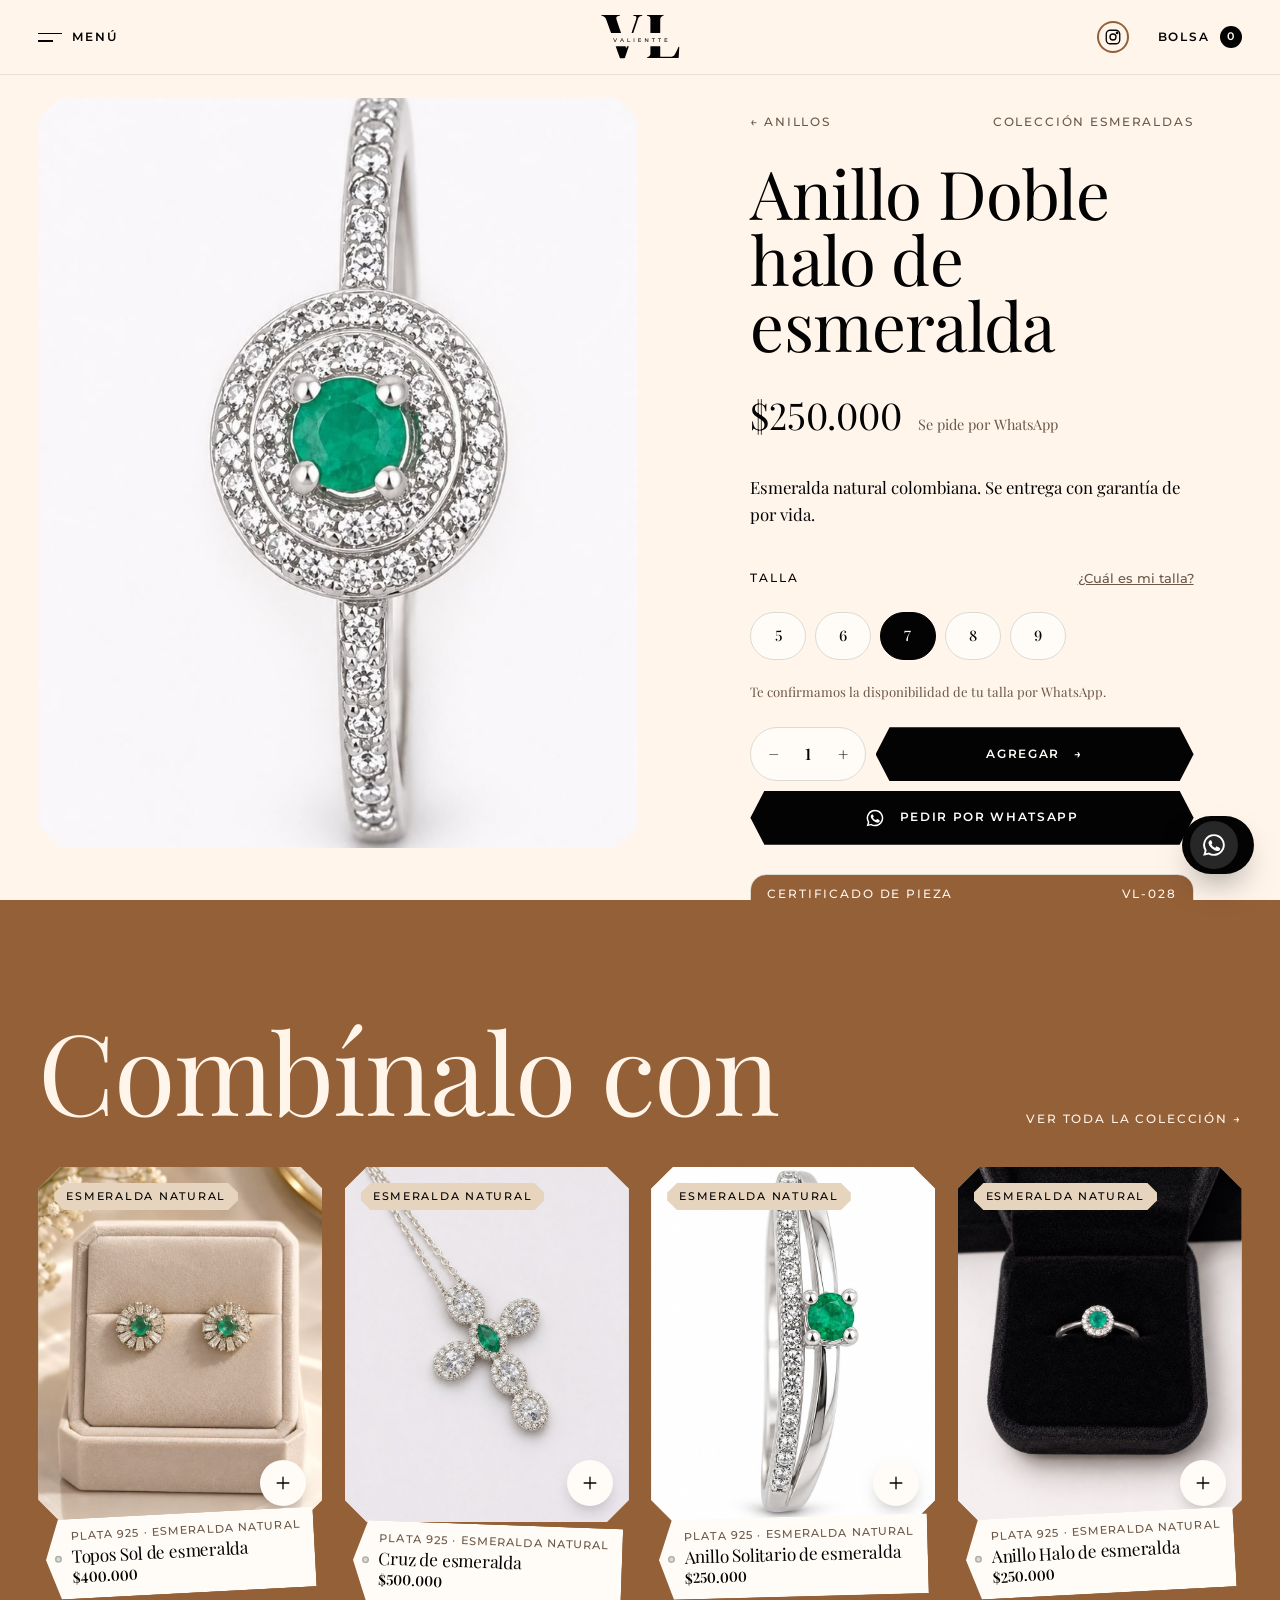
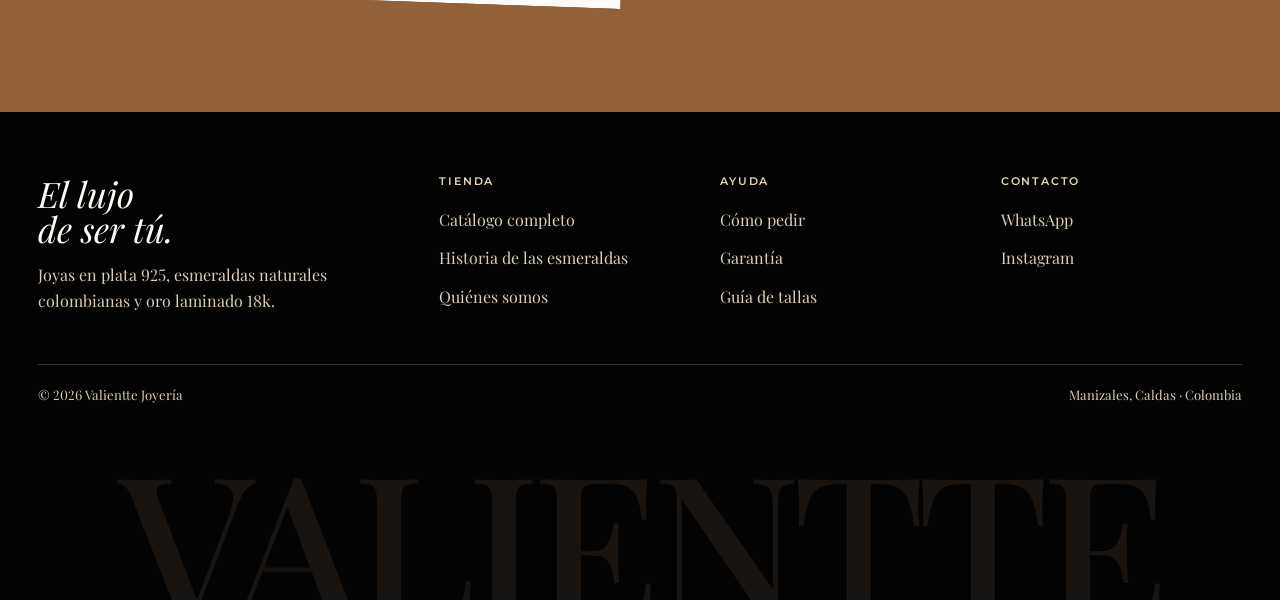
<file: producto.html>
<!doctype html>
<html lang="es-CO">
<head>
  <meta charset="utf-8">
  <meta name="viewport" content="width=device-width, initial-scale=1, viewport-fit=cover">
  <title>Pieza · Valientte Joyería</title>
  <meta name="description" content="Joyas en plata 925 y esmeraldas naturales colombianas, desde Manizales.">
  <meta property="og:title" content="Pieza · Valientte Joyería">
  <meta property="og:description" content="Joyas en plata 925 y esmeraldas naturales colombianas, desde Manizales.">
  <meta property="og:type" content="website">
  <meta property="og:image" content="https://valientte.com/img/og-compartir.jpg">  <!-- Si se compra dominio, cambiar la dirección aquí y en las 5 páginas -->
  <meta property="og:image:width" content="1200">
  <meta property="og:image:height" content="630">
  <meta property="og:image:alt" content="Anillo de esmeralda en su estuche y el logo de Valientte Joyería: El lujo de ser tú">
  <meta property="og:locale" content="es_CO">
  <meta property="og:site_name" content="Valientte Joyería">
  <meta name="twitter:card" content="summary_large_image">
  <meta name="theme-color" content="#E6D4BE">
  <link rel="preconnect" href="https://fonts.googleapis.com">
  <link rel="preconnect" href="https://fonts.gstatic.com" crossorigin>
  <link href="https://fonts.googleapis.com/css2?family=Playfair+Display:ital,wght@0,400..800;1,400..800&family=Montserrat:wght@400;500;600&display=swap" rel="stylesheet">
  <link rel="icon" href="img/favicon.svg" type="image/svg+xml">
  <link rel="apple-touch-icon" href="img/apple-touch-icon.png">
  <link rel="stylesheet" href="css/styles.css">
  <script>document.documentElement.classList.add('js');</script>
</head>
<body class="con-barra">

<svg width="0" height="0" style="position:absolute" aria-hidden="true">
  <!-- Logo oficial (manual de marca, versión 3: letra negra). Partido en piezas para animarlo -->
  <symbol id="vl-arriba" viewBox="-5.1 0 298 203"><path d="M4.35 4.07C4.33 4.12 4.30 4.17 4.30 4.22C4.30 4.24 4.38 4.25 4.42 4.27C4.44 4.22 4.47 4.17 4.47 4.12C4.47 4.10 4.39 4.09 4.35 4.07ZM4.79 3.33C5.57 3.16 6.36 3.19 7.15 3.34C7.40 4.71 8.49 4.13 9.20 4.14C28.59 4.17 47.98 4.16 67.37 4.19C67.91 4.19 68.65 3.72 69.04 4.66C69.45 5.65 68.70 5.96 68.16 6.42C66.06 7.04 63.92 7.59 61.85 8.30C58.85 9.33 57.62 11.25 57.50 14.44C57.37 17.88 58.42 21.06 59.49 24.22C64.29 38.43 69.14 52.62 73.98 66.81C74.63 68.74 74.64 68.74 72.58 68.74C61.92 68.74 51.26 68.70 40.60 68.78C39.02 68.79 38.33 68.38 37.77 66.82C32.17 51.04 26.30 35.36 20.84 19.53C18.16 11.78 12.63 8.04 5.10 6.38C3.16 5.96 2.92 5.35 3.73 3.39C4.08 3.37 4.43 3.35 4.79 3.33ZM197.94 3.20C207.32 3.20 216.70 3.19 226.08 3.22C226.82 3.23 227.95 2.75 228.18 4.02C228.43 5.34 227.88 6.16 226.50 6.57C224.81 7.06 223.20 7.78 221.62 8.59C217.40 10.76 216.03 14.54 215.97 18.89C215.86 27.90 215.91 36.92 215.90 45.93C215.90 52.99 215.87 60.06 215.93 67.12C215.94 68.34 215.72 68.77 214.38 68.77C203.72 68.72 193.06 68.72 182.41 68.79C180.74 68.80 180.34 68.33 180.34 66.67C180.41 50.60 180.39 34.52 180.38 18.44C180.38 12.53 178.18 9.41 172.65 7.45C171.51 7.05 170.36 6.64 169.20 6.29C168.08 5.96 167.61 5.30 167.78 4.12C167.96 2.87 168.92 3.24 169.62 3.24C179.06 3.22 188.50 3.23 197.94 3.23L197.94 3.20ZM134.97 3.21C139.85 3.21 144.72 3.20 149.59 3.23C150.35 3.23 151.39 2.86 151.52 4.24C151.66 5.59 150.93 6.11 149.75 6.27C149.39 6.31 149.03 6.38 148.67 6.44C141.83 7.58 137.60 11.45 135.45 18.13C130.87 32.34 125.99 46.45 121.24 60.60C120.46 62.90 119.66 65.20 118.95 67.52C118.67 68.42 118.25 68.82 117.27 68.75C116.06 68.66 114.84 68.67 113.62 68.73C112.47 68.80 112.17 68.61 112.61 67.34C116.16 57.05 119.67 46.75 123.11 36.42C125.43 29.46 128.19 22.62 129.74 15.41C130.64 11.21 129.34 8.95 125.25 7.60C123.53 7.03 121.73 6.67 119.95 6.29C118.77 6.04 118.37 5.42 118.45 4.23C118.55 2.92 119.46 3.25 120.18 3.24C125.11 3.22 130.04 3.23 134.97 3.23C134.97 3.23 134.97 3.22 134.97 3.21ZM68.16 6.42C68.70 5.96 69.45 5.65 69.04 4.66C68.65 3.72 67.91 4.19 67.37 4.19C47.98 4.16 28.59 4.17 9.20 4.14C8.49 4.13 7.39 4.71 7.15 3.34C8.97 3.28 10.78 3.17 12.60 3.17C30.84 3.15 49.08 3.16 67.32 3.17C67.86 3.17 68.40 3.25 68.94 3.29C69.46 3.92 69.72 4.83 70.73 4.90C70.58 6.60 69.22 6.26 68.16 6.42ZM70.73 4.90C69.72 4.83 69.46 3.92 68.94 3.29C70.31 2.97 71.09 3.30 70.73 4.90ZM4.79 3.33C4.43 3.35 4.08 3.37 3.73 3.39C4.06 3.09 4.42 3.04 4.79 3.33ZM4.35 4.07C4.39 4.09 4.47 4.10 4.47 4.12C4.47 4.17 4.44 4.22 4.42 4.27C4.38 4.25 4.30 4.24 4.30 4.22C4.30 4.17 4.33 4.12 4.35 4.07Z"/></symbol><symbol id="vl-abajo" viewBox="-5.1 0 298 203"><path d="M224.96 158.85C206.56 158.85 188.17 158.86 169.77 158.82C169.07 158.82 167.97 159.42 167.70 158.07C167.44 156.75 168.02 156.04 169.32 155.73C170.26 155.50 171.16 155.10 172.08 154.77C178.52 152.46 180.36 149.84 180.38 142.93C180.40 134.76 180.45 126.60 180.38 118.44C180.37 116.91 180.80 116.52 182.31 116.53C192.91 116.59 203.51 116.57 214.11 116.51C215.52 116.50 215.94 116.85 215.94 118.31C215.87 129.64 215.93 140.97 215.87 152.30C215.86 153.76 216.25 154.11 217.68 154.10C229.49 154.04 241.31 154.08 253.13 154.06C259.23 154.04 264.19 151.83 267.77 146.65C272.03 140.50 274.79 133.59 278.05 126.94C279.33 124.32 280.60 121.69 281.73 118.99C282.23 117.78 283.07 117.64 284.04 117.87C285.13 118.12 284.56 119.07 284.53 119.70C284.18 126.75 283.78 133.80 283.39 140.84C283.08 146.30 282.68 151.76 282.49 157.23C282.44 158.68 281.95 158.87 280.70 158.86C262.12 158.83 243.54 158.84 224.96 158.84L224.96 158.85ZM55.37 116.53C66.78 116.53 77.99 116.54 89.20 116.50C90.13 116.50 90.45 116.88 90.73 117.67C91.45 119.72 92.26 121.74 93.15 124.09C94.33 121.98 94.93 119.98 95.62 118.03C96.00 116.95 96.45 116.42 97.67 116.54C99.16 116.69 101.48 116.08 102.00 116.82C102.81 117.94 101.48 119.72 100.99 121.18C96.82 133.52 92.58 145.84 88.43 158.18C88.03 159.39 87.48 159.76 86.25 159.74C81.56 159.68 76.87 159.70 72.18 159.74C71.29 159.74 70.74 159.57 70.41 158.64C65.54 145.09 60.64 131.55 55.76 118.01C55.62 117.62 55.55 117.21 55.37 116.53Z"/></symbol><symbol id="vl-nombre" viewBox="-5.1 0 298 203"><path d="M52.06 101.2 45.9 87.2H48.06L53.1 98.72L58.18 87.2H60.18L54.04 101.2ZM70.6 101.2 76.94 87.2H78.92L85.28 101.2H83.18L81.64 97.7H74.2L72.66 101.2ZM74.9 96.1H80.94L77.92 89.24ZM97.81 101.2V87.2H99.81V99.46H107.39V101.2ZM120.15 101.2V87.2H122.15V101.2ZM136.8 101.2V87.2H146.68V88.94H138.8V93.24H145.82V94.94H138.8V99.46H146.96V101.2ZM160.66 101.2V87.2H162.3L170.69 97.64V87.2H172.69V101.2H171.06L162.66 90.76V101.2ZM190.13 101.2V88.94H185.33V87.2H196.91V88.94H192.11V101.2ZM212.33 101.2V88.94H207.53V87.2H219.11V88.94H214.31V101.2ZM231.74 101.2V87.2H241.62V88.94H233.74V93.24H240.76V94.94H233.74V99.46H241.9V101.2Z"/></symbol><symbol id="vl-joyeria" viewBox="-5.1 0 298 203"><path d="M98.08 200.01Q97.27 200.01 96.56 199.66Q95.85 199.32 95.4 198.68L96.16 197.78Q96.94 198.87 98.08 198.87Q99.66 198.87 99.66 197.01V191.84H96.33V190.7H100.96V196.94Q100.96 198.48 100.23 199.24Q99.5 200.01 98.08 200.01ZM114.21 200.01Q113.15 200.01 112.26 199.65Q111.36 199.3 110.71 198.66Q110.05 198.03 109.68 197.17Q109.31 196.31 109.31 195.3Q109.31 194.29 109.68 193.43Q110.05 192.57 110.71 191.94Q111.36 191.3 112.26 190.95Q113.15 190.59 114.21 190.59Q115.27 190.59 116.15 190.94Q117.04 191.29 117.7 191.93Q118.37 192.57 118.73 193.43Q119.09 194.29 119.09 195.3Q119.09 196.31 118.73 197.17Q118.37 198.03 117.7 198.67Q117.04 199.31 116.15 199.66Q115.27 200.01 114.21 200.01ZM114.21 198.84Q115.23 198.84 116.04 198.38Q116.84 197.92 117.31 197.11Q117.78 196.31 117.78 195.3Q117.78 194.29 117.31 193.49Q116.84 192.68 116.04 192.22Q115.23 191.76 114.21 191.76Q113.18 191.76 112.37 192.22Q111.56 192.68 111.09 193.49Q110.63 194.29 110.63 195.3Q110.63 196.31 111.09 197.11Q111.56 197.92 112.37 198.38Q113.18 198.84 114.21 198.84ZM129.74 199.9V196.69L126.09 190.7H127.5L130.44 195.54L133.4 190.7H134.7L131.05 196.69V199.9ZM142.45 199.9V190.7H148.94V191.84H143.76V194.67H148.38V195.79H143.76V198.76H149.12V199.9ZM157.67 199.9V190.7H161.26Q163.05 190.7 164.08 191.55Q165.1 192.41 165.1 193.91Q165.1 194.98 164.57 195.73Q164.05 196.47 163.08 196.81L165.26 199.9H163.83L161.84 197.07Q161.56 197.1 161.26 197.1H158.99V199.9ZM158.99 195.98H161.22Q162.48 195.98 163.14 195.44Q163.79 194.89 163.79 193.91Q163.79 192.92 163.14 192.38Q162.48 191.84 161.22 191.84H158.99ZM173.65 199.9V190.7H174.97V199.9ZM173.32 189.95 175.11 188.24H176.71L174.51 189.95ZM182.75 199.9 186.92 190.7H188.22L192.4 199.9H191.02L190.01 197.6H185.12L184.11 199.9ZM185.58 196.55H189.55L187.56 192.04Z"/></symbol><symbol id="logo-vl" viewBox="0 0 298 203"><use href="#vl-arriba"/><use href="#vl-nombre"/><use href="#vl-abajo"/><use href="#vl-joyeria"/></symbol><symbol id="logo-vl-corto" viewBox="0 0 298 166"><use href="#vl-arriba" width="298" height="203"/><use href="#vl-nombre" width="298" height="203"/><use href="#vl-abajo" width="298" height="203"/></symbol>
  <symbol id="i-cerrar" viewBox="0 0 24 24" fill="none" stroke="currentColor" stroke-width="1.5" stroke-linecap="round"><path d="M5 5l14 14M19 5L5 19"/></symbol>
  <symbol id="i-mas" viewBox="0 0 24 24" fill="none" stroke="currentColor" stroke-width="1.6" stroke-linecap="round"><path d="M12 5v14M5 12h14"/></symbol>
  <symbol id="i-check" viewBox="0 0 24 24" fill="none" stroke="currentColor" stroke-width="1.8" stroke-linecap="round" stroke-linejoin="round"><path d="M5 12.5l4.5 4.5L19 7.5"/></symbol>
  <symbol id="i-whatsapp" viewBox="0 0 24 24" fill="currentColor"><path d="M12 2a10 10 0 0 0-8.6 15.1L2 22l5-1.3A10 10 0 1 0 12 2zm0 18.2a8.2 8.2 0 0 1-4.2-1.1l-.3-.2-3 .8.8-2.9-.2-.3A8.2 8.2 0 1 1 12 20.2zm4.5-6.1c-.2-.1-1.5-.7-1.7-.8-.2-.1-.4-.1-.6.1l-.8 1c-.1.2-.3.2-.5.1a6.7 6.7 0 0 1-3.3-2.9c-.2-.4.3-.4.8-1.3.1-.2 0-.3 0-.4l-.8-1.8c-.2-.5-.4-.4-.6-.4h-.5a1 1 0 0 0-.7.3 3 3 0 0 0-.9 2.2 5.2 5.2 0 0 0 1.1 2.7 11.8 11.8 0 0 0 4.5 4c1.7.7 2.4.8 3.2.6.5-.1 1.5-.6 1.8-1.2.2-.6.2-1.1.1-1.2l-.5-.3z"/></symbol>
  <symbol id="i-gema" viewBox="0 0 200 260">
    <polygon fill="#0A5C40" points="40,0 160,0 146,22 54,22"/><polygon fill="#13875F" points="160,0 200,32 178,46 146,22"/>
    <polygon fill="#0C6A4A" points="200,32 200,228 178,214 178,46"/><polygon fill="#07422E" points="200,228 160,260 146,238 178,214"/>
    <polygon fill="#06362A" points="160,260 40,260 54,238 146,238"/><polygon fill="#0A5C40" points="40,260 0,228 22,214 54,238"/>
    <polygon fill="#1B9E6C" points="0,228 0,32 22,46 22,214"/><polygon fill="#3CCB95" points="0,32 40,0 54,22 22,46"/>
    <polygon fill="#1FA674" points="54,22 146,22 132,48 68,48"/><polygon fill="#0E7A55" points="146,22 178,46 152,64 132,48"/>
    <polygon fill="#0A5C40" points="178,46 178,214 152,196 152,64"/><polygon fill="#083F2D" points="178,214 146,238 132,212 152,196"/>
    <polygon fill="#0A4F37" points="146,238 54,238 68,212 132,212"/><polygon fill="#13875F" points="54,238 22,214 48,196 68,212"/>
    <polygon fill="#22B07B" points="22,214 22,46 48,64 48,196"/><polygon fill="#5FE0AE" points="22,46 54,22 68,48 48,64"/>
    <polygon fill="#139067" points="68,48 132,48 152,64 152,196 132,212 68,212 48,196 48,64"/>
    <polygon fill="#3CCB95" opacity=".5" points="68,48 112,48 60,180 48,196 48,64"/>
  </symbol>
</svg>

<a class="saltar" href="#contenido">Saltar al contenido</a>

<header class="header solido" id="header">
  <button class="header__btn" type="button" aria-expanded="false" aria-controls="menu" data-abrir-menu>
    <span class="rayas" aria-hidden="true"><i></i><i></i></span> Menú
  </button>
  <a href="index.html" class="logo" aria-label="Valientte Joyería, inicio"><svg class="logo__svg" viewBox="0 0 298 166" aria-hidden="true"><use href="#logo-vl-corto"/></svg></a>
  <div class="header__der">
    <a class="header__ig" href="instagram.html" aria-label="Instagram de Valientte"><span><svg viewBox="0 0 24 24" fill="none" stroke="currentColor" stroke-width="1.8" aria-hidden="true"><rect x="3" y="3" width="18" height="18" rx="5"/><circle cx="12" cy="12" r="4"/><circle cx="17.5" cy="6.5" r="1" fill="currentColor"/></svg></span></a>
  <button class="header__btn header__btn--der" type="button" data-abrir-carrito>Bolsa <span class="burbuja" data-contador>0</span></button>
  </div>
</header>

<div class="menu" id="menu" role="dialog" aria-modal="true" aria-label="Menú">
  <div class="menu__top">
    <button class="header__btn" type="button" data-cerrar-menu><svg width="18" height="18" aria-hidden="true"><use href="#i-cerrar"/></svg> Cerrar</button>
    <span class="logo"><svg class="logo__svg" viewBox="0 0 298 166" aria-hidden="true"><use href="#logo-vl-corto"/></svg></span><span></span>
  </div>
  <div class="menu__fondos" aria-hidden="true">
    <img src="img/productos/14.jpg" srcset="img/productos/14.jpg 800w, img/productos/14-2x.jpg 1600w" sizes="(min-width: 900px) 74vw, 100vw" width="800" height="1000" loading="lazy" alt="">
    <img src="img/productos/04.jpg?v=2" srcset="img/productos/04.jpg?v=2 800w, img/productos/04-2x.jpg?v=2 1600w" sizes="(min-width: 900px) 74vw, 100vw" width="800" height="1000" loading="lazy" alt="">
    <img src="img/productos/30.jpg" srcset="img/productos/30.jpg 800w, img/productos/30-2x.jpg 1086w" sizes="(min-width: 900px) 74vw, 100vw" width="800" height="1000" loading="lazy" alt="">
    <img src="img/productos/12.jpg" srcset="img/productos/12.jpg 800w, img/productos/12-2x.jpg 1600w" sizes="(min-width: 900px) 74vw, 100vw" width="800" height="1000" loading="lazy" alt="">
    <img src="img/valen-menu.jpg" width="1080" height="1060" loading="lazy" alt="" style="object-position:50% 30%">
  </div>
  <nav class="menu__nav" aria-label="Principal">
    <ul class="menu__lista">
      <li style="--i:0"><a class="opcion-menu" href="index.html#materiales">Materiales</a></li>
      <li style="--i:1"><a class="opcion-menu" href="index.html#vitrina">La vitrina</a></li>
      <li style="--i:2"><a class="opcion-menu" href="index.html#piedra">Historia de las esmeraldas</a></li>
      <li style="--i:3"><a class="opcion-menu" href="index.html#pedir">Cómo pedir</a></li>
      <li style="--i:4"><a class="opcion-menu" href="nosotros.html">Quiénes somos</a></li>
    </ul>
  </nav>
  <div class="menu__pie">
    <p class="menu__redes rotulo"><a href="https://www.instagram.com/joyeria.valientte/" target="_blank" rel="noopener">@joyeria.valientte</a><span>Manizales · Colombia</span></p>
    <a class="boton boton--whatsapp" href="https://wa.link/c60ecp" target="_blank" rel="noopener" data-whatsapp><svg aria-hidden="true"><use href="#i-whatsapp"/></svg><span>Escríbenos</span></a>
  </div>
</div>

<main id="contenido">
  <!-- Ficha de producto REAL: todo se llena desde js/catalogo.js según ?id= (ej. producto.html?id=anillo-de-esmeralda) -->
  <div class="ficha" data-ficha data-id="" data-nombre="" data-precio="0" data-img="">

    <section class="galeria" aria-label="Foto del producto">
      <div class="galeria__fotos" data-galeria tabindex="0" aria-label="Foto del producto">
        <figure><img data-ficha-foto src="img/productos/28.jpg?v=2" srcset="img/productos/28.jpg?v=2 800w, img/productos/28-2x.jpg?v=2 1600w" sizes="(min-width: 900px) 50vw, 100vw" width="800" height="1000" alt="" fetchpriority="high"></figure>
      </div>
    </section>

    <section class="panel" aria-labelledby="titulo-producto">
      <p class="panel__volver rotulo"><a data-ficha-volver href="coleccion.html#piezas">← Colección</a><span data-ficha-coleccion>Colección</span></p>
      <h1 class="panel__titulo" id="titulo-producto" data-ficha-titulo>Pieza</h1>
      <div class="panel__precio">
        <span class="precio" data-precio-mostrado></span>
        <span>Se pide por WhatsApp</span>
      </div>
      <p class="panel__desc" data-ficha-desc></p>

      <form data-form-producto style="display:grid;gap:1.6rem">
        <!-- Solo plata 925 (no hay otras opciones de metal en su catálogo) -->
        <input type="radio" name="material" value="Plata 925" data-extra="0" checked hidden>
        <fieldset class="opcion" data-solo-anillo hidden>
          <legend class="rotulo"><span>Talla</span><button type="button" class="boton-texto" data-abrir-tallas>¿Cuál es mi talla?</button></legend>
          <div class="opciones">
            <input type="radio" name="talla" id="t5" value="5"><label for="t5">5</label>
            <input type="radio" name="talla" id="t6" value="6"><label for="t6">6</label>
            <input type="radio" name="talla" id="t7" value="7" checked><label for="t7">7</label>
            <input type="radio" name="talla" id="t8" value="8"><label for="t8">8</label>
            <input type="radio" name="talla" id="t9" value="9"><label for="t9">9</label>
          </div>
          <p class="opcion__nota">Te confirmamos la disponibilidad de tu talla por WhatsApp.</p>
        </fieldset>
        <div class="compra">
          <div class="cantidad" role="group" aria-label="Cantidad">
            <button type="button" aria-label="Quitar una" data-menos>−</button>
            <output data-cantidad aria-live="polite">1</output>
            <button type="button" aria-label="Agregar una" data-mas>+</button>
          </div>
          <button class="boton" type="submit" data-boton-agregar><span>Agregar</span><span class="flecha" aria-hidden="true">→</span></button>
          <a class="boton boton--whatsapp" href="https://wa.link/c60ecp" target="_blank" rel="noopener" data-pedir-whatsapp><svg aria-hidden="true"><use href="#i-whatsapp"/></svg><span>Pedir por WhatsApp</span></a>
        </div>
      </form>

      <div class="certificado">
        <div class="certificado__cabeza rotulo"><span>Certificado de pieza</span><span data-ficha-ref>VL</span></div>
        <dl>
          <dt>Metal</dt><dd data-material-elegido>Plata 925</dd>
          <dt>Piedra</dt><dd data-ficha-piedra>Circones</dd>
          <dt data-solo-esmeralda hidden>Garantía</dt><dd data-solo-esmeralda hidden>De por vida</dd>
        </dl>
      </div>

      <div class="jardin" data-solo-esmeralda hidden>
        <svg viewBox="0 0 200 260" aria-hidden="true"><use href="#i-gema"/></svg>
        <p><b>¿Ves marcas dentro de la piedra?</b>Se llaman "jardín" y prueban que tu esmeralda es natural. Ninguna es igual a otra.</p>
      </div>

      <div class="notas">
        <!-- 24-nov-2026: sin domicilios ni envío gratis; entrega y pago se acuerdan por WhatsApp -->
        <details><summary>Entrega y pago</summary><div class="texto">
          <p>Por WhatsApp acordamos contigo la entrega y la forma de pago.</p></div></details>
        <details><summary>Garantía</summary><div class="texto">
          <p>Las piezas con esmeralda natural se entregan con garantía de por vida. Para cambios de talla o cualquier duda, escríbenos por WhatsApp.</p></div></details>
        <details><summary>Cuidado de tu joya</summary><div class="texto">
          <p>Quítatela para bañarte, ir a la piscina o usar cremas y perfumes. Guárdala sola en su bolsita.</p>
          <p>Límpiala con un paño suave y seco. La plata se oscurece con el tiempo de forma natural: un paño para plata le devuelve el brillo.</p></div></details>
      </div>
    </section>
  </div>

  <section class="relacionadas" aria-labelledby="titulo-look">
    <div class="contenedor">
      <div class="titulo-seccion">
        <h2 id="titulo-look" class="aparecer">Combínalo con</h2>
        <a class="rotulo aparecer" href="coleccion.html">Ver toda la colección →</a>
      </div>
      <div class="vitrina__grid" data-relacionadas></div>
    </div>
  </section>
</main>

<footer class="footer">
  <div class="contenedor">
    <div class="footer__grid">
      <div><p class="footer__lema">El lujo<br>de ser tú.</p><p style="margin-top:1rem;max-width:32ch">Joyas en plata 925, esmeraldas naturales colombianas y oro laminado 18k.</p></div>
      <div><h3>Tienda</h3><ul><li><a href="coleccion.html">Catálogo completo</a></li><li><a href="index.html#piedra">Historia de las esmeraldas</a></li><li><a href="nosotros.html">Quiénes somos</a></li></ul></div>
      <div><h3>Ayuda</h3><ul><li><a href="index.html#pedir">Cómo pedir</a></li><li><a href="index.html#recibo">Garantía</a></li><li><a href="#" data-abrir-tallas>Guía de tallas</a></li></ul></div>
      <div><h3>Contacto</h3><ul><li><a href="https://wa.link/c60ecp" target="_blank" rel="noopener" data-whatsapp>WhatsApp</a></li><li><a href="https://www.instagram.com/joyeria.valientte/" target="_blank" rel="noopener">Instagram</a></li></ul></div>
    </div>
    <div class="footer__legal"><span>© 2026 Valientte Joyería</span><span>Manizales, Caldas · Colombia</span></div>
  </div>
  <div class="footer__gigante" aria-hidden="true">VALIENTTE</div>
</footer>

<div class="barra-compra" data-barra-compra aria-hidden="true">
  <div class="barra-compra__info"><b data-ficha-nombre></b><span data-precio-barra>$189.900</span></div>
  <button class="boton" type="button" data-agregar-barra tabindex="-1"><span>Agregar</span></button>
</div>

<div class="asistente" data-asistente>
  <div class="asistente__panel" id="asistente-panel" role="dialog" aria-label="Asesoría por WhatsApp">
    <div class="asistente__cabeza">
      <span class="asistente__avatar" aria-hidden="true">VL</span>
      <div><b>Asesoría Valientte</b><span>Atención personal por WhatsApp</span></div>
      <button class="asistente__cerrar" type="button" aria-label="Cerrar" data-cerrar-asistente><svg width="18" height="18" aria-hidden="true"><use href="#i-cerrar"/></svg></button>
    </div>
    <div class="asistente__cuerpo">
      <p class="asistente__saludo">Hola, ¿te asesoramos con esta pieza?</p>
      <a class="atajo" href="https://wa.link/c60ecp" target="_blank" rel="noopener" data-wa-msg="Hola Valientte, ¿esta pieza está disponible?" data-wa-pieza="disponible"><span class="atajo__icono" aria-hidden="true"><svg viewBox="0 0 24 24" fill="none" stroke="currentColor" stroke-width="1.6" stroke-linecap="round" stroke-linejoin="round"><path d="M5 12.5l4.5 4.5L19 7.5"/></svg></span><span>¿Está disponible?</span><span class="atajo__flecha" aria-hidden="true">→</span></a>
      <a class="atajo" href="https://wa.link/c60ecp" target="_blank" rel="noopener" data-wa-msg="Hola Valientte, necesito ayuda para saber mi talla de anillo."><span class="atajo__icono" aria-hidden="true"><svg viewBox="0 0 24 24" fill="none" stroke="currentColor" stroke-width="1.5" stroke-linejoin="round"><circle cx="12" cy="15" r="6"/><path d="M9.5 5.5 12 3l2.5 2.5L12 8z"/></svg></span><span>Encontrar mi talla</span><span class="atajo__flecha" aria-hidden="true">→</span></a>
      <a class="atajo" href="https://wa.link/c60ecp" target="_blank" rel="noopener" data-wa-msg="Hola Valientte, ¿me mandan más fotos o un video de esta pieza?" data-wa-pieza="regalo"><span class="atajo__icono" aria-hidden="true"><svg viewBox="0 0 24 24" fill="none" stroke="currentColor" stroke-width="1.5" stroke-linejoin="round"><path d="M3 8h4l2-3h6l2 3h4v11H3z"/><circle cx="12" cy="13" r="3.5"/></svg></span><span>Verla en video</span><span class="atajo__flecha" aria-hidden="true">→</span></a>
      <a class="atajo" href="https://wa.link/c60ecp" target="_blank" rel="noopener" data-wa-msg="Hola Valientte, tengo una pregunta:"><span class="atajo__icono" aria-hidden="true"><svg viewBox="0 0 24 24" fill="none" stroke="currentColor" stroke-width="1.5" stroke-linejoin="round"><path d="M4 5h16v11H9l-5 4z"/></svg></span><span>Hablar con una asesora</span><span class="atajo__flecha" aria-hidden="true">→</span></a>
    </div>
  </div>
  <button class="asistente__boton" type="button" aria-expanded="false" aria-controls="asistente-panel" data-abrir-asistente>
    <span class="asistente__icono"><svg aria-hidden="true"><use href="#i-whatsapp"/></svg></span>
    <span class="asistente__texto">¿Te asesoramos?</span>
    <span class="sr-only">Abrir asesoría por WhatsApp</span>
  </button>
</div>

<dialog class="modal" id="guia-tallas" aria-labelledby="titulo-tallas">
  <div class="modal__top">
    <h2 id="titulo-tallas">Guía de tallas</h2>
    <button class="header__btn" type="button" data-cerrar-dialogo><svg width="18" height="18" aria-hidden="true"><use href="#i-cerrar"/></svg> Cerrar</button>
  </div>
  <div class="modal__cuerpo">
    <p>Toma un anillo que te quede bien y mide el diámetro interno en milímetros. Busca la medida en la tabla:</p>
    <table class="tabla">
      <thead><tr><th>Talla</th><th>Diámetro interno</th></tr></thead>
      <tbody><tr><td>5</td><td>15,7 mm</td></tr><tr><td>6</td><td>16,5 mm</td></tr><tr><td>7</td><td>17,3 mm</td></tr><tr><td>8</td><td>18,1 mm</td></tr><tr><td>9</td><td>18,9 mm</td></tr></tbody>
    </table>
    <p>¿Aún con dudas? Escríbenos por WhatsApp y te ayudamos a medir.</p>
  </div>
</dialog>

<div class="velo" data-velo></div>
<aside class="carrito" id="carrito" role="dialog" aria-modal="true" aria-labelledby="carrito-titulo">
  <div class="carrito__top">
    <h2 id="carrito-titulo">Tu bolsa</h2>
    <button class="header__btn" type="button" data-cerrar-carrito><svg width="18" height="18" aria-hidden="true"><use href="#i-cerrar"/></svg> Cerrar</button>
  </div>
  <div class="envio" hidden><span data-envio-texto>A $150.000 de tu envío sin costo</span><div class="envio__barra"><span data-envio-barra></span></div></div>
  <ul class="carrito__items" data-carrito-items></ul>
  <div class="carrito__vacio" data-carrito-vacio>
    <div class="tag"><span class="rotulo">Tu bolsa</span><span class="tag__nombre">Aún sin piezas</span></div>
    <p>Tu próxima joya te está esperando.</p>
    <a class="boton" href="index.html#vitrina"><span>Descubrir la vitrina</span><span class="flecha" aria-hidden="true">→</span></a>
  </div>
  <div class="carrito__pie" data-carrito-pie>
    <div class="carrito__total"><span class="rotulo">Subtotal</span><span data-carrito-total>$0</span></div>
    <a class="boton boton--whatsapp boton--ancho" href="https://wa.link/c60ecp" target="_blank" rel="noopener" data-finalizar><svg aria-hidden="true"><use href="#i-whatsapp"/></svg><span>Finalizar pedido</span></a>
    <p class="carrito__nota">Te enviamos el resumen por WhatsApp para confirmar entrega y pago.</p>
  </div>
</aside>

<div class="toast" role="status" aria-live="polite" data-toast></div>

<script src="js/catalogo.js" defer></script>
<script src="js/main.js" defer></script>
<script src="js/producto.js" defer></script>
</body>
</html>
</file>
<file: css/styles.css>
/* =========================================================
   VALIENTTE JOYERÍA — "La Vitrina" (v3)
   ---------------------------------------------------------
   1. Tokens          2. Base             3. Piezas comunes
   4. Header          5. Menú (cápsulas)  6. Ventana (hero)
   7. Materiales (arcos)                  8. Para ti / Para regalar (clases .dos__mitad--ella/--el)
   9. Vitrina + pieza con etiqueta        10. La piedra de los valientes
   11. Recibo         12. Chats           13. Redes
   14. Footer         15. Asistente WhatsApp
   16. Bolsa + toast  17. Producto        18. Nosotros
   19. Animaciones
   ========================================================= */

/* ---------- 1. TOKENS ---------- */
:root {
  /* Paleta del manual de marca (VALIENTTE BRANDBOOK.pdf):
     crema #FFF5EB · arena #E6D4BE · perla #DADBD5 · caramelo #946038 · negro #030303.
     Los nombres de variables se conservan de la versión anterior para no romper nada. */
  --naranja: #946038;      /* caramelo: acentos, botones al pasar el mouse */
  --naranja-hondo: #7A4D2B;
  --marfil: #FFF5EB;       /* crema: fondo principal */
  --arena: #E6D4BE;        /* arena: portada y secciones alternas */
  --arena-2: #DADBD5;      /* perla: bordes y fondos de foto */
  --bosque: #946038;       /* caramelo: la vitrina (franja como en el manual) */
  --bosque-2: #A06B43;
  --noche: #030303;        /* negro: menú, historia de la esmeralda, footer */
  --esmeralda: #946038;    /* acentos de interfaz en caramelo (el verde queda solo en la piedra) */
  --esmeralda-viva: #E6D4BE; /* acento claro sobre fondos oscuros */
  --hueso: #FFFBF6;        /* papel: etiquetas, recibo, bolsa */
  --tinta: #030303;        /* texto */
  --gris: #6B5848;         /* texto secundario (AA sobre crema) */
  --whatsapp: #030303;     /* botones de WhatsApp en negro de la marca */

  --f-display: "Playfair Display", Georgia, "Times New Roman", serif;
  --f-texto: "Playfair Display", Georgia, "Times New Roman", serif;
  --f-sans: "Montserrat", system-ui, -apple-system, "Segoe UI", Roboto, sans-serif;

  --gutter: 1.15rem;
  --max: 1320px;
  --alto-header: 62px;
  --ease: cubic-bezier(.2, .8, .2, 1);
  --ease-io: cubic-bezier(.7, 0, .2, 1);
  --talla: polygon(16% 0, 84% 0, 100% 12%, 100% 88%, 84% 100%, 16% 100%, 0 88%, 0 12%);
  --ease-suave: cubic-bezier(.22, .61, .36, 1);
  /* corte facetado de esmeralda (esquinas talladas) */
  --faceta: polygon(22px 0, calc(100% - 22px) 0, 100% 22px, 100% calc(100% - 22px), calc(100% - 22px) 100%, 22px 100%, 0 calc(100% - 22px), 0 22px);
  --faceta-chica: polygon(10px 0, calc(100% - 10px) 0, 100% 10px, 100% calc(100% - 10px), calc(100% - 10px) 100%, 10px 100%, 0 calc(100% - 10px), 0 10px);
}
/* Permite animar el fundido de las fotos */
@property --velo { syntax: '<percentage>'; inherits: false; initial-value: 0%; }
@property --corte { syntax: '<percentage>'; inherits: false; initial-value: 100%; }
@property --barrido { syntax: '<percentage>'; inherits: false; initial-value: 140%; }
@media (min-width: 768px) { :root { --gutter: 2.4rem; --alto-header: 74px; } }

/* ---------- 2. BASE ---------- */
*, *::before, *::after { box-sizing: border-box; }
html { -webkit-text-size-adjust: 100%; }
body {
  margin: 0; background: var(--marfil); color: var(--tinta);
  font-family: var(--f-texto); font-size: 1rem; line-height: 1.6;
  -webkit-font-smoothing: antialiased; overflow-x: hidden;
  font-variant-numeric: lining-nums;
}
body.sin-scroll { overflow: hidden; }
[hidden] { display: none !important; }
img { display: block; max-width: 100%; height: auto; }
a { color: inherit; text-decoration: none; }
button { font: inherit; color: inherit; cursor: pointer; background: none; border: 0; padding: 0; }
h1, h2, h3, p, figure, blockquote { margin: 0; }
h1, h2, h3 { font-family: var(--f-display); font-weight: 400; line-height: .98; letter-spacing: -.02em; }
:focus-visible { outline: 2px solid var(--esmeralda-viva); outline-offset: 3px; }

.contenedor { width: 100%; max-width: var(--max); margin-inline: auto; padding-inline: var(--gutter); }
.sr-only { position: absolute; width: 1px; height: 1px; overflow: hidden; clip: rect(0 0 0 0); white-space: nowrap; }
.saltar { position: absolute; left: 1rem; top: -100px; z-index: 300; background: var(--tinta); color: var(--hueso); padding: .8rem 1rem; }
.saltar:focus { top: 1rem; }

/* ---------- 3. PIEZAS COMUNES ---------- */
/* Rótulo: letra del texto en mayúsculas, espaciada y con peso medio */
.rotulo { font-family: var(--f-sans); font-size: .72rem; font-weight: 500; letter-spacing: .16em; text-transform: uppercase; line-height: 1.5; }

.titulo-seccion { display: flex; justify-content: space-between; align-items: end; gap: 1.5rem; margin-bottom: 2.4rem; flex-wrap: wrap; }
.titulo-seccion h2 { font-size: clamp(2.7rem, 9.5vw, 7rem); }
.titulo-seccion h2 i { font-style: italic; }
.titulo-seccion p { max-width: 34ch; color: var(--gris); }

.boton {
  position: relative; overflow: hidden; isolation: isolate;
  display: inline-flex; align-items: center; justify-content: center; gap: .9rem;
  min-height: 54px; padding: 0 1.6rem; border-radius: 999px;
  font-size: .8rem; font-weight: 600; letter-spacing: .12em; text-transform: uppercase;
  background: var(--tinta); color: var(--hueso); border: 1.5px solid var(--tinta);
  transition: color .45s var(--ease), border-color .45s;
}
.boton::before { content: ""; position: absolute; inset: 0; z-index: -1; background: var(--naranja); border-radius: inherit; transform: scale(0, 1); transform-origin: left; transition: transform .5s var(--ease); }
.boton:hover { color: var(--tinta); border-color: var(--naranja); }
.boton:hover::before { transform: none; }
.boton .flecha { transition: transform .45s var(--ease); }
.boton:hover .flecha { transform: translateX(4px); }
.boton svg { width: 20px; height: 20px; flex: none; }
.boton--claro { background: var(--hueso); color: var(--tinta); border-color: var(--hueso); }
.boton--hueco { background: transparent; color: currentColor; border-color: currentColor; }
.boton--whatsapp { background: var(--whatsapp); border-color: var(--whatsapp); color: #fff; }
.boton--whatsapp::before { background: #946038; }
.boton--whatsapp:hover { color: #fff; border-color: #946038; }
.boton--ancho { width: 100%; }

/* Etiqueta de joyería (recurso propio de la marca) */
.tag {
  --giro: -2deg;
  position: relative; display: inline-grid; gap: .1rem;
  background: var(--hueso); color: var(--tinta);
  padding: .55rem .8rem .6rem 1.6rem;
  clip-path: polygon(14px 0, 100% 0, 100% 100%, 14px 100%, 0 50%);
  transform: rotate(var(--giro)); transform-origin: 8px 50%;
  box-shadow: 0 1px 0 rgba(0,0,0,.04);
}
.tag::before { content: ""; position: absolute; left: 9px; top: 50%; width: 7px; height: 7px; margin-top: -3.5px; border-radius: 50%; background: var(--arena-2); box-shadow: inset 0 0 0 1.5px rgba(0,0,0,.2); }

/* ---------- 4. HEADER ---------- */
.header {
  position: fixed; inset: 0 0 auto; z-index: 80; height: var(--alto-header);
  display: grid; grid-template-columns: 1fr auto 1fr; align-items: center;
  padding-inline: var(--gutter); color: var(--tinta);
  transition: background .4s, color .4s, transform .5s var(--ease);
}
.header.solido { background: rgba(255, 245, 235, .92); -webkit-backdrop-filter: blur(10px); backdrop-filter: blur(10px); box-shadow: 0 1px 0 rgba(3,3,3,.08); }
.header.sobre-foto { color: var(--hueso); }
.header.oculto { transform: translateY(-100%); }
.header__btn { min-height: 44px; display: inline-flex; align-items: center; gap: .6rem; font-size: .74rem; font-weight: 600; letter-spacing: .16em; text-transform: uppercase; }
.header__btn--der { justify-self: end; }
.rayas { width: 24px; display: grid; gap: 6px; }
.rayas i { height: 1.5px; background: currentColor; display: block; transition: width .4s var(--ease); }
.rayas i:last-child { width: 62%; }
.header__btn:hover .rayas i:last-child { width: 100%; }
.logo { display: inline-flex; align-items: center; gap: .6rem; line-height: 1; }
.logo__vl { font-family: var(--f-display); font-size: 1.75rem; font-weight: 500; letter-spacing: -.08em; }
.logo__nombre { font-size: .6rem; font-weight: 600; letter-spacing: .4em; display: none; }
@media (min-width: 768px) { .logo__nombre { display: inline; } }
.burbuja { display: inline-grid; place-items: center; min-width: 22px; height: 22px; padding: 0 6px; border-radius: 11px; background: var(--tinta); color: var(--hueso); font-size: .7rem; letter-spacing: 0; }
.header.sobre-foto .burbuja { background: var(--hueso); color: var(--tinta); }
.burbuja.salto { animation: salto .5s var(--ease); }
@keyframes salto { 40% { transform: scale(1.35); } }

/* ---------- 5. MENÚ: cápsulas con foto que se expanden ---------- */
.menu {
  position: fixed; inset: 0; z-index: 120;
  background: var(--noche); color: var(--marfil);
  display: grid; grid-template-rows: auto 1fr auto;
  padding: 0 var(--gutter) 1.4rem;
  clip-path: circle(0% at 2.5rem 2rem);
  visibility: hidden;
  transition: clip-path .9s var(--ease-io), visibility 0s .9s;
  overflow-y: auto;
}
.menu.abierto { clip-path: circle(150% at 2.5rem 2rem); visibility: visible; transition: clip-path .9s var(--ease-io); }
.menu__top { height: var(--alto-header); display: grid; grid-template-columns: 1fr auto 1fr; align-items: center; }
.menu__top .header__btn { justify-self: start; }
.menu__top, .menu__nav, .menu__pie { position: relative; z-index: 2; }
.menu__nav { align-self: center; }
.menu__lista { list-style: none; margin: 0; padding: 1rem 0; display: grid; gap: .15rem; justify-items: start; }
.menu__lista li { opacity: 0; transform: translateY(26px); transition: opacity .8s var(--ease-suave), transform 1.1s var(--ease-suave); }
.menu.abierto .menu__lista li { opacity: 1; transform: none; transition-delay: calc(var(--i, 0) * 80ms + 300ms); }
.opcion-menu {
  display: inline-block; padding: .2rem 0;
  font-family: var(--f-display); font-size: clamp(2.5rem, 10vw, 5.4rem); line-height: 1.04; letter-spacing: -.025em;
  color: var(--marfil);
  transition: opacity .9s var(--ease-suave), transform 1.2s var(--ease-suave), color .9s var(--ease-suave);
}
@media (hover: hover) {
  .menu__lista:hover .opcion-menu { opacity: .32; }
  .menu__lista .opcion-menu:hover, .menu__lista .opcion-menu:focus-visible { opacity: 1; transform: translateX(1.2rem); color: var(--hueso); }
}
/* Fotos de fondo: cada opción tiene la suya. Entra desde la derecha con un corte
   en diagonal que barre la pantalla (como correr una cortina) y queda debajo de los textos. */
.menu__fondos { position: absolute; inset: 0; z-index: 0; pointer-events: none; overflow: hidden; }
.menu__fondos::after { /* velo verde para que el texto siempre se lea */
  content: ""; position: absolute; inset: 0; z-index: 1;
  background: linear-gradient(90deg, rgba(3, 3, 3, .8) 0%, rgba(3, 3, 3, .45) 45%, rgba(3, 3, 3, .12) 100%);
}
.menu__fondos img {
  position: absolute; inset: 0; width: 100%; height: 100%; object-fit: cover;
  /* corte en diagonal nítido (como la arista de una gema): barre de derecha a izquierda */
  --corte: 100%;
  clip-path: polygon(calc(var(--corte) + 22%) 0, 100% 0, 100% 100%, var(--corte) 100%);
  transform: scale(1.08) translateX(2%);
  transition: --corte .9s cubic-bezier(.65, 0, .25, 1), transform 1.4s var(--ease-suave);
}
.menu__fondos img.activo { --corte: 0%; transform: none; }
.menu__pie { display: grid; gap: 1rem; padding-top: 1rem; justify-items: start; }
.menu__redes { display: flex; gap: 2rem; color: rgba(255, 245, 235, .75); }
.menu__redes a:hover { color: var(--marfil); }
@media (max-width: 899px) {
  .menu__fondos::after { background: linear-gradient(90deg, rgba(3, 3, 3, .85), rgba(3, 3, 3, .55)); }
}
@media (min-width: 900px) {
  .menu { padding-inline: 7vw; }
  .menu__pie { grid-template-columns: auto auto; gap: 2.5rem; align-items: center; }
}

/* ---------- 6. VENTANA (HERO) ---------- */
.ventana { position: relative; height: 230vh; background: var(--arena); }
.ventana__pegado { position: sticky; top: 0; height: 100vh; height: 100svh; overflow: hidden; }
.ventana__marca {
  position: absolute; left: 0; right: 0; top: 50%;
  transform: translateY(-58%) scale(calc(1 - var(--p, 0) * .08));
  text-align: center; font-family: var(--f-display); font-weight: 500;
  font-size: 16.4vw; line-height: .8; letter-spacing: -.045em; color: var(--tinta); white-space: nowrap;
  opacity: calc(1 - (var(--p, 0) - .3) * 2.4);
  will-change: transform, opacity;
}
/* en celular las líneas finas de Bodoni casi desaparecen: tamaño óptico de texto (trazos más gruesos) */
@media (max-width: 899px) {
  .ventana__marca { font-weight: 600; font-variation-settings: "opsz" 10; letter-spacing: -.035em; font-size: 15.6vw; }
  .ventana__sub, .dos__palabra, .col-hero__palabra { font-variation-settings: "opsz" 10; }
}
.ventana__sub {
  position: absolute; left: 0; right: 0; top: 50%; margin-top: 9vw;
  padding-inline: var(--gutter);
  text-align: center; color: var(--tinta);
  font-family: var(--f-display); font-style: italic; font-weight: 400;
  font-size: clamp(1.2rem, 2.3vw, 2.2rem); line-height: 1.2; letter-spacing: -.005em;
  opacity: calc(1 - var(--p, 0) * 5);
}
.ventana__sub span { font-style: normal; color: var(--tinta); opacity: .55; margin-inline: .35em; }
.ventana__sub .amp { font-style: italic; opacity: 1; margin-inline: .08em; font-size: 1.12em; }
.ventana__vidrio {
  position: absolute; inset: 0;
  --it: 50vh; --ib: 50vh; --ix: 50vw; --c: 0px; /* sin JS: cerrada */
  clip-path: polygon(
    calc(var(--ix) + var(--c)) var(--it), calc(100% - var(--ix) - var(--c)) var(--it),
    calc(100% - var(--ix)) calc(var(--it) + var(--c)), calc(100% - var(--ix)) calc(100% - var(--ib) - var(--c)),
    calc(100% - var(--ix) - var(--c)) calc(100% - var(--ib)), calc(var(--ix) + var(--c)) calc(100% - var(--ib)),
    var(--ix) calc(100% - var(--ib) - var(--c)), var(--ix) calc(var(--it) + var(--c)));
  background: var(--noche);
}
.ventana__vidrio img { width: 100%; height: 100%; object-fit: cover; transform: scale(calc(1.3 - var(--p, 0) * .3)); will-change: transform; }
.ventana__vidrio::after { content: ""; position: absolute; inset: 0; background: linear-gradient(to top, rgba(3, 3, 3, .7), rgba(3, 3, 3, 0) 55%); opacity: calc((var(--p, 0) - .5) * 2.5); }
.ventana__desliza { position: absolute; left: 50%; bottom: 1.6rem; transform: translateX(-50%); display: grid; justify-items: center; gap: .5rem; color: var(--tinta); opacity: calc(1 - var(--p, 0) * 6); }
.linea-scroll { width: 1px; height: 38px; background: currentColor; transform-origin: top; animation: gotear 2s var(--ease) infinite; }
@keyframes gotear { 0% { transform: scaleY(0); transform-origin: top; } 50% { transform: scaleY(1); transform-origin: top; } 51% { transform-origin: bottom; } 100% { transform: scaleY(0); transform-origin: bottom; } }
.ventana__lema {
  position: absolute; z-index: 3; left: var(--gutter); right: var(--gutter); bottom: 2.4rem;
  color: var(--hueso); display: grid; gap: 1.3rem; justify-items: start;
  opacity: calc((var(--p, 0) - .72) * 4); transform: translateY(calc((1 - var(--p, 0)) * 50px));
  pointer-events: none;
}
.ventana.lista .ventana__lema { pointer-events: auto; }
.ventana__lema h1 { font-size: clamp(3.3rem, 13vw, 9rem); line-height: .86; }
.ventana__lema h1 i { color: inherit; }
@media (min-width: 900px) {
  .ventana__sub { margin-top: 7.4vw; }
  .ventana__lema { left: calc(var(--gutter) * 1.5); width: calc(100% - var(--gutter) * 3 - 90px); bottom: 3rem; grid-template-columns: 1fr auto; align-items: end; }
}

/* ---------- 7. MATERIALES: paneles con corte de esmeralda que se expanden ---------- */
.materiales { padding: clamp(4.5rem, 11vw, 8rem) 0; background: var(--marfil); }
.arcos {
  display: grid; grid-auto-flow: column; grid-auto-columns: 64%;
  gap: .8rem; overflow-x: auto; scroll-snap-type: x mandatory; scrollbar-width: none;
  padding: 0 var(--gutter) .5rem; margin-inline: calc(var(--gutter) * -1);
}
.arcos::-webkit-scrollbar { display: none; }
.arco {
  position: relative; overflow: hidden; isolation: isolate; scroll-snap-align: start;
  height: 116vw; max-height: 560px;
  clip-path: var(--faceta);
  color: var(--hueso); display: flex; align-items: flex-end;
}
.arco img { position: absolute; inset: 0; z-index: -2; width: 100%; height: 100%; object-fit: cover; transition: transform 2.4s var(--ease-suave), filter 1.6s var(--ease-suave); }
.arco::before { content: ""; position: absolute; inset: 0; z-index: -1; background: linear-gradient(to top, rgba(20, 15, 10, .72), rgba(20, 15, 10, 0) 58%); }
.arco__info { padding: 1.3rem 1.2rem 1.4rem; display: grid; gap: .25rem; width: 100%; }
.arco__nombre { font-family: var(--f-display); font-size: 2.3rem; line-height: 1; letter-spacing: -.02em; }
.arco__frase { font-size: .9rem; opacity: .9; }
.arco__precio { margin-top: .5rem; display: flex; justify-content: space-between; align-items: center; }
.arco__precio .flecha { width: 38px; height: 38px; border-radius: 50%; border: 1px solid rgba(255,251,246,.6); display: grid; place-items: center; transition: background .4s, color .4s; }
.arco:hover .arco__precio .flecha { background: var(--hueso); color: var(--tinta); }

@media (min-width: 1000px) {
  .arcos { display: flex; overflow: visible; margin: 0; padding: 0; gap: .9rem; height: 600px; }
  /* expansión lenta y delicada: el panel crece, la foto respira y el texto llega después */
  .arco { flex: 1 1 0; height: auto; max-height: none; min-width: 0; }
  /* va con .js para ganarle a la regla de .aparecer, que antes anulaba esta transición */
  .js .arcos .arco {
    transition: flex-grow 1.6s cubic-bezier(.45, .05, .2, 1), opacity .9s var(--ease), transform .9s var(--ease);
    transition-delay: 0s, var(--retraso, 0ms), var(--retraso, 0ms);
  }
  .arcos:hover .arco img { filter: saturate(.75) brightness(.92); }
  .arcos .arco:hover img { filter: none; transform: scale(1.06); }
  .arco:hover { flex-grow: 2.2; }
  .arco__frase, .arco__precio { opacity: 0; transform: translateY(14px); transition: opacity .9s var(--ease-suave), transform 1.2s var(--ease-suave); white-space: nowrap; }
  .arco:hover .arco__frase, .arco:hover .arco__precio { opacity: 1; transform: none; transition-delay: .45s; }
  .arco__info { padding: 1.2rem 1rem 1.3rem; }
  .arco__nombre { white-space: nowrap; font-size: clamp(1.35rem, 1.75vw, 2rem); transition: font-size 1.4s var(--ease-suave); }
  .arco:hover .arco__nombre { font-size: clamp(1.8rem, 2.4vw, 2.6rem); }
}

/* ---------- 8. ELLA / ÉL: foto que se funde con el color ---------- */
.dos { display: grid; }
.dos__mitad { position: relative; overflow: hidden; isolation: isolate; min-height: 118vw; padding: 1.6rem var(--gutter); display: grid; align-content: space-between; }
.dos__mitad--ella { background: var(--naranja); color: var(--tinta); }
.dos__mitad--el { background: var(--tinta); color: var(--marfil); }
.dos__palabra { display: inline-block; font-family: var(--f-display); font-style: italic; font-size: clamp(5rem, 28vw, 13rem); line-height: .8; letter-spacing: -.05em; transition: transform 1.6s var(--ease-suave), letter-spacing 1.6s var(--ease-suave); }
.dos__mitad:hover .dos__palabra { transform: translateX(.6rem); letter-spacing: -.035em; }
/* La foto ocupa todo el lado derecho hasta el borde (el corte entre Ella y Él se nota)
   y solo se difumina hacia el texto con un degradado recto, no circular. */
.dos__foto {
  position: absolute; z-index: -1; inset: 0;
  --dir: 0deg;          /* celular: se funde hacia abajo, donde está el texto */
  --barrido: 50%;       /* sin JS */
  -webkit-mask-image: linear-gradient(var(--dir), transparent calc(var(--barrido) - 38%), #000 var(--barrido));
          mask-image: linear-gradient(var(--dir), transparent calc(var(--barrido) - 38%), #000 var(--barrido));
  transition: --barrido 1.8s var(--ease-suave);
}
.js .dos__foto { --barrido: 140%; }
.js .dos__foto.visible { --barrido: 62%; }
.js .dos__mitad:hover .dos__foto.visible { --barrido: 48%; }
.dos__foto img { width: 100%; height: 100%; object-fit: cover; transform: scale(1.04); transition: transform 2.6s var(--ease-suave); }
.dos__mitad:hover .dos__foto img { transform: scale(1.09); }
.dos__pie { display: flex; justify-content: space-between; align-items: end; gap: 1rem; }
.dos__pie p { max-width: 22ch; }
@media (min-width: 900px) {
  .dos { grid-template-columns: 1fr 1fr; }
  .dos__mitad { min-height: 46vw; padding: 2.6rem; }
  .dos__foto { --dir: 90deg; left: 22%; }   /* computador: se funde solo hacia la izquierda */
  .js .dos__foto.visible { --barrido: 48%; }
  .js .dos__mitad:hover .dos__foto.visible { --barrido: 30%; }
}

/* Foto fundida: los bordes se disuelven en el color del fondo (recurso de la marca) */
.fundida {
  --velo: 22%;
  -webkit-mask-image: radial-gradient(ellipse 62% 66% at 60% 44%, #000 var(--velo), transparent calc(var(--velo) + 46%));
          mask-image: radial-gradient(ellipse 62% 66% at 60% 44%, #000 var(--velo), transparent calc(var(--velo) + 46%));
  transition: --velo 1.8s var(--ease-suave);
}
.js .fundida { --velo: 0%; }
.js .fundida.visible { --velo: 22%; }
.js .dos__mitad:hover .fundida.visible, .js .fundida.visible:hover { --velo: 42%; }

/* ---------- 9. VITRINA ---------- */
.vitrina { background: var(--bosque); color: var(--marfil); padding: clamp(4.5rem, 11vw, 8rem) 0; }
.vitrina .titulo-seccion h2 i { color: var(--esmeralda-viva); }
.vitrina .titulo-seccion p { color: var(--marfil); }
.pestanas { display: flex; gap: .4rem; overflow-x: auto; scrollbar-width: none; border-bottom: 1px solid rgba(255, 245, 235, .2); margin-bottom: 1rem; }
.pestanas::-webkit-scrollbar { display: none; }
.pestana { flex: none; min-height: 50px; padding: 0 1rem; position: relative; font-family: var(--f-display); font-size: 1.35rem; color: rgba(255, 245, 235, .95); transition: color .3s; }
.pestana sup { font-family: var(--f-texto); font-size: .65rem; margin-left: .2rem; }
.pestana::after { content: ""; position: absolute; left: 1rem; right: 1rem; bottom: -1px; height: 2px; background: var(--esmeralda-viva); transform: scaleX(0); transition: transform .5s var(--ease); }
.pestana[aria-selected="true"] { color: var(--marfil); }
.pestana[aria-selected="true"]::after { transform: scaleX(1); }
.filtro-activo { display: flex; align-items: center; gap: .6rem; margin-bottom: 1.4rem; min-height: 36px; }
.chip { display: inline-flex; align-items: center; gap: .5rem; min-height: 36px; padding: 0 .5rem 0 1rem; border-radius: 999px; background: var(--marfil); color: var(--bosque); font-size: .82rem; font-weight: 500; }
.chip button { width: 28px; height: 28px; border-radius: 50%; display: grid; place-items: center; }
.chip button:hover { background: var(--arena); }
.vitrina__vacia { padding: 3rem 0; text-align: center; color: var(--marfil); }
.vitrina__grid { display: grid; grid-template-columns: repeat(2, minmax(0, 1fr)); gap: 2.6rem .8rem; }
@media (min-width: 900px) { .vitrina__grid { grid-template-columns: repeat(4, minmax(0, 1fr)); gap: 3.6rem 1.4rem; } }

/* Carrete: se arrastra con el mouse o el dedo, con flechas y un riel con manija */
.carrete { position: relative; }
.carrete__pista {
  display: flex; align-items: flex-start; gap: 1.1rem;
  overflow-x: auto; overscroll-behavior-x: contain; scrollbar-width: none;
  scroll-snap-type: x proximity;
  padding: 1rem var(--gutter) 3.5rem; margin-inline: calc(var(--gutter) * -1);
  cursor: grab; user-select: none; -webkit-user-select: none;
}
.carrete__pista::-webkit-scrollbar { display: none; }
.carrete__pista.arrastrando { cursor: grabbing; scroll-snap-type: none; scroll-behavior: auto; }
.carrete__pista.arrastrando a { pointer-events: none; }
.carrete__pista img { -webkit-user-drag: none; pointer-events: none; }
.carrete__pista .pieza { flex: 0 0 70vw; max-width: 330px; scroll-snap-align: center; }
.carrete__pista .pieza__foto { transform: scale(calc(1 - var(--d, 0) * .08)); transform-origin: 50% 60%; transition: transform .6s var(--ease-suave); }
.carrete__pista .pieza:nth-child(even) { margin-top: 2.6rem; }
.carrete__pista .pieza__foto img { transform: translateX(calc(var(--dx, 0) * -18px)) scale(1.08); }
@media (hover: hover) { .carrete__pista .pieza:hover .pieza__foto img { transform: translateX(calc(var(--dx, 0) * -18px)) scale(1.12); } }
@media (min-width: 900px) { .carrete__pista .pieza { flex-basis: 300px; } .carrete__pista { padding-inline: 7vw; } }

.carrete__mandos { display: flex; align-items: center; gap: 1.2rem; margin-top: .5rem; }
.carrete__flecha {
  width: 52px; height: 52px; flex: none; border-radius: 50%;
  display: grid; place-items: center;
  border: 1px solid rgba(255, 245, 235, .35); color: var(--marfil);
  transition: background .5s var(--ease-suave), color .5s, border-color .5s, opacity .4s;
}
.carrete__flecha:hover { background: var(--marfil); color: var(--bosque); border-color: var(--marfil); }
.carrete__flecha[disabled] { opacity: .3; cursor: default; }
.carrete__flecha svg { width: 22px; height: 22px; }
.carrete__riel { position: relative; flex: 1; height: 44px; cursor: pointer; touch-action: none; }
.carrete__riel::before { content: ""; position: absolute; left: 0; right: 0; top: 50%; height: 1px; background: rgba(255, 245, 235, .25); }
.carrete__mango {
  position: absolute; top: 50%; left: 0; height: 40px; min-width: 64px; margin-top: -20px;
  border-radius: 20px; background: var(--marfil); color: var(--bosque);
  display: grid; place-items: center; cursor: grab;
  box-shadow: 0 10px 24px -12px rgba(0,0,0,.5);
  transition: transform .4s var(--ease-suave), background .4s;
}
.carrete__mango:hover { transform: scale(1.06); background: var(--hueso); }
.carrete__mango:active { cursor: grabbing; }
.carrete__mango svg { width: 26px; height: 14px; }
.carrete__pista:focus-visible { outline-offset: -4px; }

.pieza { position: relative; }
.pieza__foto { position: relative; aspect-ratio: 4/5; overflow: hidden; background: var(--arena-2); clip-path: var(--faceta); }
.pieza__foto img { position: absolute; inset: 0; width: 100%; height: 100%; object-fit: cover; transition: opacity .6s var(--ease), transform 1.2s var(--ease); }
.pieza__foto .alterna { opacity: 0; }
@media (hover: hover) {
  .pieza:hover .pieza__foto .alterna { opacity: 1; }
  .pieza:hover .pieza__foto img { transform: scale(1.05); }
  .pieza:hover .tag { animation: columpio 1.4s var(--ease); }
}
@keyframes columpio { 25% { transform: rotate(3deg); } 55% { transform: rotate(-5deg); } 80% { transform: rotate(-1deg); } }
.pieza__enlace { position: absolute; inset: 0; z-index: 1; }
.pieza__sello { position: absolute; top: 1rem; left: 1rem; z-index: 2; background: var(--hueso); color: var(--tinta); padding: .25rem .6rem; border-radius: 999px; }
.pieza__sello--verde { background: var(--esmeralda-viva); color: var(--noche); }
.pieza__sello--naranja { background: var(--naranja); color: var(--marfil); }
.pieza .tag { margin: -1.5rem 0 0 .5rem; z-index: 2; max-width: calc(100% - .5rem); }
.pieza .tag::after { content: ""; position: absolute; left: 12px; bottom: 100%; width: 1px; height: 24px; background: rgba(255, 251, 246, .75); transform: rotate(16deg); transform-origin: bottom; }
.tag__nombre { font-family: var(--f-display); font-size: 1.08rem; line-height: 1.1; }
.tag__precio { font-size: .88rem; font-weight: 600; }
.tag__precio s { color: var(--gris); font-weight: 400; margin-left: .35rem; }
.tag .rotulo { color: var(--gris); font-size: .6rem; letter-spacing: .12em; }
.pieza__agregar { position: absolute; right: 1rem; bottom: 1rem; z-index: 3; width: 46px; height: 46px; border-radius: 50%; display: grid; place-items: center; background: var(--hueso); color: var(--tinta); box-shadow: 0 8px 20px -10px rgba(0,0,0,.5); transition: background .3s, color .3s, transform .3s; }
.pieza__agregar:hover, .pieza__agregar.listo { background: var(--naranja); color: var(--tinta); }
.pieza__agregar:active { transform: scale(.92); }
.pieza__agregar svg { width: 20px; height: 20px; }
.vitrina__pie { margin-top: 3.5rem; display: flex; justify-content: center; }

/* ---------- 10. LA PIEDRA DE LOS VALIENTES ---------- */
.piedra-sec { background: var(--noche); color: var(--marfil); overflow: clip; position: relative; } /* clip (no hidden): hidden rompe el position:sticky del viaje */
.piedra-sec__intro { padding-top: clamp(4.5rem, 11vw, 8rem); padding-bottom: 3rem; text-align: center; display: grid; justify-items: center; gap: 1.2rem; }
.piedra-sec__intro .rotulo { color: var(--esmeralda-viva); }
.piedra-sec__intro h2 { font-size: clamp(3rem, 11vw, 8rem); }
.piedra-sec__intro h2 i { color: var(--esmeralda-viva); }

/* La gema que se inclina con el mouse/dedo */
.escenario { position: relative; height: 340px; display: grid; place-items: center; perspective: 900px; touch-action: pan-y; }
.escenario__halo { position: absolute; width: 520px; height: 520px; border-radius: 50%; background: radial-gradient(closest-side, rgba(230, 212, 190, .28), rgba(230, 212, 190, 0)); }
.gema3d { width: 180px; transform: rotateX(var(--rx, 0deg)) rotateY(var(--ry, 0deg)); transition: transform .25s ease-out; transform-style: preserve-3d; filter: drop-shadow(0 30px 50px rgba(230, 212, 190, .3)); animation: flotar 6s ease-in-out infinite; }
@keyframes flotar { 50% { translate: 0 -12px; } }
.gema3d svg { width: 100%; display: block; }
.destello { position: absolute; left: var(--lx, 50%); top: var(--ly, 40%); width: 120px; height: 120px; margin: -60px 0 0 -60px; border-radius: 50%; background: radial-gradient(closest-side, rgba(255,255,255,.55), rgba(255,255,255,0)); mix-blend-mode: overlay; pointer-events: none; transition: left .25s ease-out, top .25s ease-out; }
.escenario__pista { position: absolute; bottom: 0; color: rgba(255, 245, 235, .6); }
.piedra .brillo, .gema3d .brillo { animation: titilar 3.6s ease-in-out infinite; }
@keyframes titilar { 50% { opacity: .35; } }

.historia { display: grid; gap: 4.5rem; padding-top: 3rem; padding-bottom: clamp(4.5rem, 11vw, 8rem); }   /* solo arriba/abajo: los lados los da .contenedor */
.historia .mayo { justify-self: start; }
@media (max-width: 899px) { .relato .lupa { width: 84%; } }   /* deja margen a los lados para seguir bajando con el dedo */
.relato { display: grid; gap: 2rem; align-items: center; }
.relato h3 { font-size: clamp(2.2rem, 7vw, 4rem); }
.relato h3 i { color: var(--esmeralda-viva); }
.relato p { color: #DCCDBB; max-width: 46ch; margin-top: 1rem; font-size: 1.05rem; }
.relato .rotulo { color: var(--esmeralda-viva); margin-bottom: 1rem; display: block; }

.arco-foto { aspect-ratio: 4/5; max-width: 460px; width: 100%; justify-self: center; }
.arco-foto img { width: 100%; height: 100%; object-fit: cover; }

/* Lupa para ver el jardín */
.lupa { position: relative; aspect-ratio: 1; border-radius: 50%; overflow: hidden; max-width: 460px; width: 100%; justify-self: center; cursor: zoom-in; touch-action: none; box-shadow: 0 0 0 1px rgba(230, 212, 190, .3), 0 40px 80px -40px rgba(230, 212, 190, .5); }
.lupa > img { width: 100%; height: 100%; object-fit: cover; }
.lupa__lente { position: absolute; width: 150px; height: 150px; border-radius: 50%; border: 2px solid rgba(255, 251, 246, .85); box-shadow: 0 10px 30px rgba(0,0,0,.45); background-repeat: no-repeat; pointer-events: none; left: 0; top: 0; opacity: 0; transform: translate(var(--x, 50%), var(--y, 50%)) scale(.6); transition: opacity .3s, transform .1s linear; }
.lupa.activa .lupa__lente { opacity: 1; transform: translate(var(--x), var(--y)) scale(1); }
.lupa__ayuda { position: absolute; left: 50%; bottom: 1.2rem; transform: translateX(-50%); background: rgba(3, 3, 3, .75); color: var(--marfil); padding: .45rem .9rem; border-radius: 999px; white-space: nowrap; transition: opacity .3s; }
.lupa.activa .lupa__ayuda { opacity: 0; }

.significados { list-style: none; margin: 0; padding: 0; display: grid; gap: 1px; background: rgba(230, 212, 190, .18); border-radius: 18px; overflow: hidden; }
.significados li { background: var(--noche); padding: 1.4rem 1.3rem; display: grid; gap: .3rem; }
.significados b { font-family: var(--f-display); font-weight: 400; font-size: 1.9rem; line-height: 1; color: var(--marfil); }
.significados span { color: #DCCDBB; font-size: .95rem; }
.mayo { display: inline-flex; align-items: center; gap: .6rem; margin-top: 1.2rem; padding: .5rem 1rem; border-radius: 999px; background: rgba(230, 212, 190, .14); color: #E6D4BE; }

.regalo { display: grid; gap: 1rem; }
.regalo__piezas { display: grid; grid-template-columns: repeat(3, minmax(0, 1fr)); gap: .7rem; }
.mini { display: grid; gap: .5rem; color: var(--marfil); }
.mini__foto { aspect-ratio: 4/5; clip-path: var(--faceta-chica); overflow: hidden; background: var(--bosque); }
.mini__foto img { width: 100%; height: 100%; object-fit: cover; transition: transform 1s var(--ease); }
.mini:hover .mini__foto img { transform: scale(1.06); }
.mini b { font-family: var(--f-display); font-weight: 400; font-size: 1.05rem; line-height: 1.1; }
.mini span { font-size: .85rem; color: #DCCDBB; }
@media (min-width: 900px) {
  .escenario { height: 420px; }
  .gema3d { width: 230px; }
  .relato { grid-template-columns: 1fr 1fr; gap: 5rem; }
  .relato--inverso > :first-child { order: 2; }
}

/* ---------- 11. RECIBO ---------- */
.recibo-seccion { background: var(--arena); padding: clamp(4.5rem, 12vw, 8.5rem) var(--gutter); display: grid; gap: 2.4rem; justify-items: center; }
.recibo-seccion h2 { font-size: clamp(2.6rem, 9.5vw, 6.5rem); text-align: center; }
.recibo-seccion h2 i { font-style: italic; color: var(--naranja-hondo); }
.recibo {
  width: min(100%, 470px); background: var(--hueso);
  font-size: .82rem; font-variant-numeric: tabular-nums;
  padding: 2rem 1.5rem 2.6rem; transform: rotate(-1.4deg);
  box-shadow: 0 30px 60px -32px rgba(80, 50, 20, .45);
  -webkit-mask: radial-gradient(10px 8px at 50% 100%, transparent 98%, #000) 0 0 / 20px 100% repeat-x;
          mask: radial-gradient(10px 8px at 50% 100%, transparent 98%, #000) 0 0 / 20px 100% repeat-x;
}
.recibo__cabeza { text-align: center; display: grid; gap: .25rem; padding-bottom: 1.2rem; border-bottom: 1px dashed var(--tinta); }
.recibo__cabeza strong { font-family: var(--f-display); font-size: 2rem; font-weight: 500; letter-spacing: -.06em; }
.recibo__lineas { list-style: none; padding: 1.2rem 0; margin: 0; display: grid; gap: .85rem; border-bottom: 1px dashed var(--tinta); }
.recibo__lineas li { display: grid; grid-template-columns: auto 1fr auto; gap: .5rem; align-items: baseline; text-transform: uppercase; letter-spacing: .08em; font-weight: 500; font-size: .74rem; }
.recibo__lineas li::after { content: ""; order: 2; border-bottom: 1px dotted var(--tinta); transform: translateY(-3px); }
.recibo__lineas li span + span { order: 3; text-align: right; }
.recibo__lineas small { grid-column: 1 / -1; order: 4; color: var(--gris); font-size: .78rem; text-transform: none; letter-spacing: 0; font-weight: 400; }
.recibo__total { display: flex; justify-content: space-between; align-items: baseline; padding: 1.2rem 0; font-weight: 600; letter-spacing: .1em; }
.recibo__total span:last-child { font-family: var(--f-display); font-style: italic; font-size: 1.4rem; font-weight: 400; letter-spacing: 0; }
.recibo__barras { height: 46px; margin-top: .4rem; background: repeating-linear-gradient(90deg, var(--tinta) 0 2px, transparent 2px 4px, var(--tinta) 4px 5px, transparent 5px 8px, var(--tinta) 8px 11px, transparent 11px 13px); }
.recibo__gracias { text-align: center; margin-top: .9rem; }
.recibo__pagos { display: flex; flex-wrap: wrap; gap: .5rem; justify-content: center; max-width: 520px; }
.recibo__pagos span { background: var(--hueso); padding: .45rem .9rem; border-radius: 999px; font-size: .85rem; font-weight: 500; }

/* ---------- 12. CHATS ---------- */
.chats { background: var(--marfil); padding: clamp(4.5rem, 11vw, 8rem) 0; }
.chats__grid { display: grid; gap: 2.5rem; }
.chats__texto h2 { font-size: clamp(2.6rem, 9vw, 6.5rem); }
.chats__texto h2 i { font-style: italic; }
.chats__texto p { margin-top: 1.2rem; color: var(--gris); max-width: 40ch; }
.aviso-ejemplo { display: inline-block; margin-top: 1.4rem; background: var(--arena); color: var(--tinta); border: 1px dashed var(--naranja); padding: .5rem .9rem; border-radius: 999px; }
.telefono { position: relative; background: var(--arena); border: 1.5px solid var(--tinta); border-radius: 30px; padding: 0 .9rem 1.2rem; max-width: 420px; width: 100%; justify-self: center; overflow: hidden; }
.telefono::after { content: "EJEMPLO EJEMPLO EJEMPLO"; position: absolute; left: -20%; top: 45%; font-size: 2.6rem; font-weight: 600; letter-spacing: .1em; white-space: nowrap; color: rgba(3, 3, 3, .05); transform: rotate(-28deg); pointer-events: none; }
.telefono__top { display: flex; align-items: center; gap: .7rem; padding: .9rem 1.1rem; margin: 0 -.9rem 1rem; background: var(--bosque); color: var(--marfil); }
.telefono__avatar { width: 36px; height: 36px; border-radius: 50%; background: var(--naranja); color: var(--tinta); display: grid; place-items: center; font-family: var(--f-display); font-weight: 500; letter-spacing: -.08em; }
.telefono__top b { font-weight: 600; display: block; line-height: 1.2; }
.telefono__top .rotulo { font-size: .58rem; opacity: .8; }
.burbujas { display: grid; gap: .55rem; }
.msj { max-width: 82%; padding: .6rem .8rem .45rem; background: var(--hueso); border-radius: 4px 14px 14px 14px; font-size: .93rem; line-height: 1.4; box-shadow: 0 1px 0 rgba(0,0,0,.07); }
.msj--yo { justify-self: end; background: var(--hueso); border-radius: 14px 4px 14px 14px; }
.msj time { display: block; text-align: right; font-size: .65rem; color: var(--gris); margin-top: .2rem; }
.msj__nombre { display: block; font-size: .66rem; font-weight: 600; color: var(--esmeralda); letter-spacing: .04em; margin-bottom: .1rem; }
.fecha-chat { justify-self: center; font-size: .62rem; background: rgba(255,255,255,.75); padding: .2rem .7rem; border-radius: 6px; }
@media (min-width: 900px) { .chats__grid { grid-template-columns: 1fr 1fr; align-items: center; } }

/* ---------- 13. REDES ---------- */
.redes { background: var(--arena); padding: clamp(4.5rem, 11vw, 8rem) 0; overflow: hidden; }
.redes__usuario { display: block; font-family: var(--f-display); font-style: italic; font-size: clamp(2.2rem, 10vw, 9rem); line-height: .95; letter-spacing: -.04em; word-break: break-word; transition: color .3s; }
.redes__usuario:hover { color: var(--naranja-hondo); }
.collage { display: flex; justify-content: center; margin: 3rem 0; padding-inline: var(--gutter); }
.collage a { flex: none; width: 34vw; max-width: 230px; aspect-ratio: 4/5; margin-left: -7vw; border: 6px solid #fff; background: var(--arena-2); box-shadow: 0 18px 40px -20px rgba(0,0,0,.4); transition: transform .5s var(--ease); }
.collage a:first-child { margin-left: 0; }
.collage a:nth-child(1) { transform: rotate(-8deg) translateY(10px); }
.collage a:nth-child(2) { transform: rotate(4deg); z-index: 1; }
.collage a:nth-child(3) { transform: rotate(-3deg) translateY(16px); z-index: 2; }
.collage a:nth-child(4) { transform: rotate(7deg); z-index: 1; }
.collage a:nth-child(5) { transform: rotate(-5deg) translateY(8px); }
.collage a:hover { transform: rotate(0) translateY(-14px) scale(1.06); z-index: 5; }
.collage img { width: 100%; height: 100%; object-fit: cover; }
.collage a:nth-child(n+4) { display: none; }
@media (min-width: 768px) { .collage a:nth-child(n+4) { display: block; } .collage a { width: 20vw; margin-left: -3vw; } }
.redes__botones { display: flex; flex-wrap: wrap; gap: .75rem; justify-content: center; }

/* ---------- 14. FOOTER ---------- */
.footer { background: var(--noche); color: #DCCDBB; padding-top: 4rem; overflow: hidden; }
.footer__grid { display: grid; gap: 2.5rem; }
.footer__grid h3 { font-family: var(--f-texto); font-size: .7rem; font-weight: 600; letter-spacing: .16em; text-transform: uppercase; color: var(--esmeralda-viva); margin-bottom: .8rem; }
.footer__grid ul { list-style: none; padding: 0; margin: 0; display: grid; }
.footer__grid ul a { display: inline-block; padding: .4rem 0; transition: color .3s; }
.footer__grid ul a:hover { color: var(--hueso); }
.footer__lema { font-family: var(--f-display); font-style: italic; font-size: 2.2rem; line-height: 1; color: var(--hueso); }
.footer__legal { display: flex; flex-wrap: wrap; justify-content: space-between; gap: .5rem 1rem; margin-top: 3rem; padding-top: 1.2rem; border-top: 1px solid rgba(230, 212, 190, .22); font-size: .82rem; }
.footer__gigante { font-family: var(--f-display); font-weight: 500; font-size: 16.4vw; line-height: .78; letter-spacing: -.045em; text-align: center; color: var(--bosque-2); white-space: nowrap; margin-top: 2rem; transform: translateY(14%); }
@media (min-width: 768px) { .footer__grid { grid-template-columns: 1.5fr 1fr 1fr 1fr; } }

/* ---------- 15. ASISTENTE DE WHATSAPP ---------- */
.asistente { position: fixed; right: 1rem; bottom: calc(1rem + env(safe-area-inset-bottom)); z-index: 90; display: grid; justify-items: end; gap: .8rem; transition: bottom .4s var(--ease); pointer-events: none; }
/* el panel cerrado es invisible pero ocupa espacio: solo el botón y el panel abierto reciben toques */
.asistente__boton, .asistente.abierto .asistente__panel { pointer-events: auto; }
body.con-barra .asistente { bottom: calc(5.4rem + env(safe-area-inset-bottom)); }
.asistente__boton {
  display: inline-flex; align-items: center; gap: .6rem;
  height: 58px; padding: 0 .45rem 0 .45rem;
  border-radius: 999px; background: var(--whatsapp); color: #fff;
  box-shadow: 0 16px 34px -14px rgba(3, 3, 3, .55);
  transition: padding .5s var(--ease), transform .4s var(--ease);
}
.asistente__boton:hover { transform: translateY(-3px); }
.asistente__icono { width: 48px; height: 48px; border-radius: 50%; display: grid; place-items: center; background: rgba(255,255,255,.14); flex: none; }
.asistente__icono svg { width: 26px; height: 26px; }
.asistente__texto { max-width: 0; overflow: hidden; white-space: nowrap; font-weight: 600; font-size: .9rem; transition: max-width .6s var(--ease), padding .6s var(--ease); }
.asistente.saluda .asistente__texto, .asistente__boton:hover .asistente__texto { max-width: 200px; padding-right: .8rem; }
.asistente__panel {
  width: min(340px, calc(100vw - 2rem));
  background: var(--hueso); color: var(--tinta);
  border-radius: 22px; overflow: hidden;
  box-shadow: 0 30px 70px -25px rgba(3, 3, 3, .55);
  transform-origin: bottom right; transform: scale(.85) translateY(10px); opacity: 0; visibility: hidden;
  transition: transform .5s var(--ease), opacity .3s, visibility 0s .5s;
}
.asistente.abierto .asistente__panel { transform: none; opacity: 1; visibility: visible; transition: transform .5s var(--ease), opacity .3s; }
.asistente__cabeza { background: var(--bosque); color: var(--marfil); padding: 1.1rem 1.2rem; display: flex; gap: .8rem; align-items: center; }
.asistente__avatar { width: 44px; height: 44px; border-radius: 50%; background: var(--naranja); color: var(--tinta); display: grid; place-items: center; font-family: var(--f-display); font-size: 1.2rem; font-weight: 500; letter-spacing: -.08em; position: relative; flex: none; }
.asistente__avatar::after { content: ""; position: absolute; right: 1px; bottom: 1px; width: 11px; height: 11px; border-radius: 50%; background: var(--esmeralda-viva); border: 2px solid var(--bosque); }
.asistente__cabeza b { font-family: var(--f-display); font-weight: 400; font-size: 1.25rem; display: block; line-height: 1.1; }
.asistente__cabeza span { font-size: .8rem; opacity: .8; }
.asistente__cerrar { margin-left: auto; width: 36px; height: 36px; border-radius: 50%; display: grid; place-items: center; }
.asistente__cerrar:hover { background: rgba(255,255,255,.1); }
.asistente__cuerpo { padding: 1rem; display: grid; gap: .5rem; }
.asistente__saludo { background: var(--arena); padding: .7rem .9rem; border-radius: 4px 14px 14px 14px; font-size: .92rem; margin-bottom: .3rem; }
.atajo { display: flex; align-items: center; gap: .8rem; min-height: 50px; padding: .4rem .9rem; border-radius: 14px; border: 1px solid var(--arena-2); font-size: .93rem; font-weight: 500; transition: background .3s, border-color .3s, transform .3s var(--ease); }
.atajo:hover { background: var(--marfil); border-color: var(--esmeralda); transform: translateX(3px); }
.atajo span:first-child { font-size: 1.15rem; }
.atajo span:last-child { margin-left: auto; color: var(--esmeralda); }
@media (min-width: 900px) { .asistente { right: 1.6rem; bottom: 1.6rem; } body.con-barra .asistente { bottom: 1.6rem; } }

/* ---------- 16. BOLSA + TOAST ---------- */
.velo { position: fixed; inset: 0; z-index: 95; background: rgba(3, 3, 3, .5); opacity: 0; visibility: hidden; transition: opacity .4s, visibility 0s .4s; }
.velo.visible { opacity: 1; visibility: visible; transition: opacity .4s; }
.carrito { position: fixed; top: 0; right: 0; bottom: 0; z-index: 100; width: min(440px, 100%); background: var(--hueso); display: flex; flex-direction: column; transform: translateX(102%); visibility: hidden; transition: transform .6s var(--ease-io), visibility 0s .6s; }
.carrito.abierto { transform: none; visibility: visible; transition: transform .6s var(--ease-io); }
.carrito__top { display: flex; justify-content: space-between; align-items: center; padding: 1rem 1.25rem; border-bottom: 1px solid var(--arena); }
.carrito__top h2 { font-size: 2rem; }
.carrito__top h2 i { font-style: italic; }
.envio { padding: .9rem 1.25rem; border-bottom: 1px solid var(--arena); font-size: .88rem; }
.envio__barra { margin-top: .5rem; height: 6px; border-radius: 3px; background: var(--arena); overflow: hidden; }
.envio__barra span { display: block; height: 100%; width: 0; background: var(--esmeralda); border-radius: 3px; transition: width .6s var(--ease); }
.carrito__items { flex: 1; overflow-y: auto; list-style: none; margin: 0; padding: 0 1.25rem; }
.item { display: grid; grid-template-columns: 70px 1fr auto; gap: .9rem; padding: 1rem 0; border-bottom: 1px solid var(--arena); }
.item img { width: 70px; height: 88px; object-fit: cover; background: var(--arena-2); clip-path: var(--faceta-chica); }
.item__nombre { font-family: var(--f-display); font-size: 1.2rem; line-height: 1.1; }
.item__var { font-size: .78rem; color: var(--gris); }
.item__precio { font-weight: 600; font-size: .92rem; }
.cantidad { display: inline-flex; align-items: center; border: 1px solid var(--arena-2); border-radius: 999px; margin-top: .5rem; }
.cantidad button { width: 44px; height: 44px; font-size: 1.1rem; border-radius: 50%; }
.cantidad button:hover { background: var(--arena); }
.cantidad output { min-width: 1.6rem; text-align: center; font-weight: 600; }
.item__quitar { font-size: .78rem; text-decoration: underline; color: var(--gris); min-height: 32px; }
.carrito__vacio { padding: 3rem 1.25rem; display: grid; gap: 1.25rem; justify-items: center; text-align: center; }
.carrito__pie { padding: 1.25rem; border-top: 1px solid var(--arena); display: grid; gap: .8rem; }
.carrito__total { display: flex; justify-content: space-between; align-items: baseline; }
.carrito__total span:last-child { font-family: var(--f-display); font-size: 1.7rem; }
.carrito__nota { font-size: .78rem; color: var(--gris); text-align: center; }
.toast { position: fixed; left: 50%; top: calc(var(--alto-header) + .8rem); z-index: 130; transform: translate(-50%, -12px); opacity: 0; background: var(--tinta); color: var(--hueso); padding: .7rem 1.2rem; border-radius: 999px; font-size: .88rem; font-weight: 500; transition: opacity .3s, transform .5s var(--ease); pointer-events: none; white-space: nowrap; }
.toast.visible { opacity: 1; transform: translate(-50%, 0); }

/* ---------- 17. PRODUCTO ---------- */
.ficha { padding-top: var(--alto-header); display: grid; }
.galeria { position: relative; }
.galeria__fotos { display: grid; grid-auto-flow: column; grid-auto-columns: 100%; overflow-x: auto; scroll-snap-type: x mandatory; scrollbar-width: none; }
.galeria__fotos::-webkit-scrollbar { display: none; }
.galeria__fotos figure { scroll-snap-align: start; aspect-ratio: 4/5; background: var(--arena-2); }
.galeria__fotos img { width: 100%; height: 100%; object-fit: cover; }
.galeria__contador { position: absolute; left: var(--gutter); bottom: 1rem; background: var(--hueso); padding: .3rem .8rem; border-radius: 999px; font-size: .8rem; font-weight: 600; }
.galeria__hilo { position: absolute; right: var(--gutter); bottom: 1.35rem; display: flex; gap: 4px; }
.galeria__hilo span { width: 18px; height: 2px; background: rgba(255,251,246,.55); transition: background .3s; }
.galeria__hilo span.activo { background: var(--hueso); }
.panel { padding: 2rem var(--gutter) 4rem; display: grid; gap: 1.8rem; align-content: start; }
.panel__volver { display: flex; justify-content: space-between; color: var(--gris); }
.panel__volver a:hover { color: var(--tinta); }
.panel__titulo { font-size: clamp(3.4rem, 15vw, 6.4rem); line-height: .86; }
.panel__titulo i { color: var(--esmeralda); }
.panel__precio { display: flex; align-items: baseline; gap: 1rem; flex-wrap: wrap; }
.panel__precio .precio { font-family: var(--f-display); font-size: 2.3rem; }
.panel__precio span:last-child { color: var(--gris); font-size: .9rem; }
.panel__desc { font-size: 1.05rem; max-width: 46ch; }
.certificado { border: 1px solid var(--arena-2); border-radius: 16px; overflow: hidden; font-size: .9rem; background: var(--hueso); }
.certificado__cabeza { display: flex; justify-content: space-between; padding: .7rem 1rem; background: var(--bosque); color: var(--marfil); }
.certificado dl { margin: 0; display: grid; grid-template-columns: auto 1fr; }
.certificado dt, .certificado dd { margin: 0; padding: .65rem 1rem; border-top: 1px solid var(--arena); }
.certificado dt { color: var(--gris); font-size: .7rem; font-weight: 600; letter-spacing: .12em; text-transform: uppercase; border-right: 1px solid var(--arena); display: flex; align-items: center; }
.opcion { border: 0; margin: 0; padding: 0; display: grid; gap: .7rem; }
.opcion legend { width: 100%; display: flex; justify-content: space-between; align-items: center; padding: 0; margin-bottom: .7rem; }
.opciones { display: flex; flex-wrap: wrap; gap: .55rem; }
.opciones input { position: absolute; opacity: 0; pointer-events: none; }
.opciones label { min-height: 48px; min-width: 56px; display: inline-flex; align-items: center; justify-content: center; padding: 0 1.1rem; border-radius: 999px; border: 1px solid var(--arena-2); background: var(--hueso); font-size: .9rem; font-weight: 500; cursor: pointer; transition: background .25s, color .25s, border-color .25s; }
.opciones label:hover { border-color: var(--tinta); }
.opciones input:checked + label { background: var(--tinta); color: var(--hueso); border-color: var(--tinta); }
.opciones input:focus-visible + label { outline: 2px solid var(--esmeralda-viva); outline-offset: 2px; }
.boton-texto { font-size: .82rem; text-decoration: underline; color: var(--gris); min-height: 44px; }
.compra { display: grid; grid-template-columns: auto 1fr; gap: .6rem; }
.compra .cantidad { margin: 0; height: 54px; background: var(--hueso); }
.compra .boton--whatsapp { grid-column: 1 / -1; }
.notas { display: grid; border-top: 1px solid var(--arena-2); }
.notas details { border-bottom: 1px solid var(--arena-2); }
.notas summary { min-height: 58px; display: flex; align-items: center; gap: 1rem; cursor: pointer; list-style: none; font-family: var(--f-display); font-size: 1.35rem; }
.notas summary::-webkit-details-marker { display: none; }
.notas summary::after { content: "+"; margin-left: auto; font-family: var(--f-texto); font-size: 1.3rem; transition: transform .4s var(--ease); }
.notas details[open] summary::after { transform: rotate(45deg); }
.notas .texto { padding: 0 0 1.3rem; color: var(--gris); display: grid; gap: .6rem; }
.jardin { display: grid; grid-template-columns: 60px 1fr; gap: 1rem; align-items: center; padding: 1.2rem; border-radius: 16px; background: var(--noche); color: #DCCDBB; }
.jardin svg { width: 60px; }
.jardin b { display: block; color: var(--marfil); font-family: var(--f-display); font-weight: 400; font-size: 1.25rem; line-height: 1.1; margin-bottom: .2rem; }
@media (min-width: 900px) {
  .ficha { grid-template-columns: 1.1fr .9fr; align-items: start; }
  .galeria__fotos { grid-auto-flow: row; grid-auto-columns: auto; overflow: visible; gap: 4px; }
  .galeria__contador, .galeria__hilo { display: none; }
  .panel { position: sticky; top: var(--alto-header); padding: 2.5rem 3rem 4rem; max-height: calc(100vh - var(--alto-header)); overflow-y: auto; scrollbar-width: thin; }
}
.barra-compra { position: fixed; left: 0; right: 0; bottom: 0; z-index: 60; display: flex; align-items: center; gap: .8rem; padding: .6rem var(--gutter) calc(.6rem + env(safe-area-inset-bottom)); background: var(--hueso); box-shadow: 0 -1px 0 var(--arena-2); transform: translateY(110%); transition: transform .5s var(--ease); }
.barra-compra.visible { transform: none; }
.barra-compra__info { flex: 1; min-width: 0; font-size: .85rem; font-weight: 600; }
.barra-compra__info b { display: block; font-family: var(--f-display); font-weight: 400; font-size: 1.15rem; }
.barra-compra .boton { min-height: 48px; }
@media (min-width: 900px) { .barra-compra { display: none; } }
dialog.modal { border: 0; border-radius: 20px; padding: 0; width: min(520px, calc(100% - 2rem)); background: var(--hueso); color: var(--tinta); }
dialog.modal::backdrop { background: rgba(3, 3, 3, .55); }
.modal__top { display: flex; justify-content: space-between; align-items: center; padding: 1rem 1.25rem; border-bottom: 1px solid var(--arena); }
.modal__top h2 { font-size: 1.8rem; }
.modal__cuerpo { padding: 1.25rem; display: grid; gap: 1rem; }
.tabla { width: 100%; border-collapse: collapse; font-variant-numeric: tabular-nums; }
.tabla th, .tabla td { text-align: left; padding: .55rem .4rem; border-bottom: 1px solid var(--arena); }
.relacionadas { background: var(--bosque); color: var(--marfil); padding: clamp(4rem, 10vw, 7rem) 0; }

/* ---------- 18. NOSOTROS ---------- */
.nos-hero { padding-block: calc(var(--alto-header) + 3rem) 3rem; }
.nos-hero h1 { font-size: clamp(3.4rem, 14vw, 10rem); line-height: .85; }
.nos-hero h1 i { color: var(--naranja-hondo); }
.nos-hero p { margin-top: 1.6rem; max-width: 40ch; font-size: 1.15rem; color: var(--gris); }
.nos-foto { margin: 0 var(--gutter); aspect-ratio: 4/5; max-height: 80vh; }
.nos-foto img { width: 100%; height: 100%; object-fit: cover; }
@media (min-width: 900px) { .nos-foto { aspect-ratio: 16/8; max-width: var(--max); margin-inline: auto; } }
.nos-texto { padding-block: clamp(4rem, 10vw, 7rem); display: grid; gap: 2.5rem; }
.nos-texto p.grande { font-family: var(--f-display); font-size: clamp(1.8rem, 5vw, 3.2rem); line-height: 1.15; max-width: 24ch; }
.nos-texto p.grande em { color: var(--esmeralda); }
.nos-columnas { display: grid; gap: 1.6rem; color: var(--gris); font-size: 1.05rem; }
@media (min-width: 900px) { .nos-columnas { grid-template-columns: 1fr 1fr; gap: 4rem; } .nos-texto { grid-template-columns: 1fr 1fr; align-items: start; } }
.valores { background: var(--arena); padding: clamp(4rem, 10vw, 7rem) 0; }
.valores__lista { list-style: none; margin: 0; padding: 0; display: grid; gap: 1px; background: var(--arena-2); border-radius: 22px; overflow: hidden; }
.valores__lista li { background: var(--marfil); padding: 2rem 1.6rem; display: grid; gap: .6rem; }
.valores__lista b { font-family: var(--f-display); font-weight: 400; font-size: 2.2rem; line-height: 1; }
.valores__lista span { color: var(--gris); }
@media (min-width: 900px) { .valores__lista { grid-template-columns: repeat(3, 1fr); } }

/* ---------- 19. ANIMACIONES ---------- */
.js .aparecer { opacity: 0; transform: translateY(30px); transition: opacity .9s var(--ease), transform .9s var(--ease); transition-delay: var(--retraso, 0ms); }
.js .aparecer.visible { opacity: 1; transform: none; }
.js .revelar { clip-path: inset(0 0 100% 0); transition: clip-path 1.1s var(--ease-io); transition-delay: var(--retraso, 0ms); }
.js .revelar.visible { clip-path: inset(0 0 0 0); }
.js .msj.aparecer { transform: translateY(14px) scale(.96); transform-origin: left bottom; }
.js .msj--yo.aparecer { transform-origin: right bottom; }
.js .msj.aparecer.visible { transform: none; }

@media (prefers-reduced-motion: reduce) {
  *, *::before, *::after { animation-duration: .01ms !important; animation-iteration-count: 1 !important; transition-duration: .01ms !important; }
  .ventana { height: auto; }
  .ventana__pegado { position: relative; }
  .ventana__vidrio { --it: 0px; --ib: 0px; --ix: 0px; }
  .ventana__vidrio::after { opacity: 1; }
  .ventana__marca, .ventana__sub, .ventana__desliza { opacity: 0; }
  .ventana__lema { opacity: 1; transform: none; pointer-events: auto; }
  .js .aparecer, .js .revelar { opacity: 1; transform: none; clip-path: none; }
}

/* ---------- 20. COLECCIÓN (coleccion.html: Para ti / Para regalar / Todo) ---------- */
/* Portada: el color, la palabra y la foto cambian despacio según para quién */
.col-hero {
  --fondo: var(--bosque); --letra: var(--marfil);
  position: relative; overflow: hidden; isolation: isolate;
  min-height: 92vh; min-height: 92svh;
  padding: calc(var(--alto-header) + 1rem) var(--gutter) 2.2rem;
  display: grid; align-content: end; gap: .9rem;
  background: var(--fondo); color: var(--letra);
  transition: background-color 1.2s var(--ease-suave), color 1.2s var(--ease-suave);
}
.col-hero[data-para="ti"]     { --fondo: var(--naranja); --letra: var(--tinta); }
.col-hero[data-para="regalo"] { --fondo: var(--tinta);   --letra: var(--marfil); }
/* foto: en celular arriba, fundida en línea recta hacia abajo */
.col-hero__fotos {
  position: absolute; inset: 0 0 34% 0; z-index: -1;
  /* se funde abajo con el color y arriba un poco, para que el menú se lea */
  -webkit-mask-image: linear-gradient(to bottom, rgba(0,0,0,.35) 0%, #000 22%, #000 55%, transparent 100%);
          mask-image: linear-gradient(to bottom, rgba(0,0,0,.35) 0%, #000 22%, #000 55%, transparent 100%);
}
.col-hero__fotos img {
  position: absolute; inset: 0; width: 100%; height: 100%; object-fit: cover;
  opacity: 0; transform: scale(1.08);
  transition: opacity 1.4s var(--ease-suave), transform 2.4s var(--ease-suave);
}
.col-hero__fotos img.activa { opacity: 1; transform: none; }
.col-hero__palabra {
  font-family: var(--f-display); font-style: italic; font-weight: 400;
  font-size: clamp(4rem, 19vw, 12rem); line-height: .8; letter-spacing: -.05em;
  padding-top: .2em;   /* espacio para la tilde de "Él": no toca el rótulo de arriba */
  transition: opacity .45s var(--ease), transform .9s var(--ease-suave);
}
.col-hero__frase { max-width: 26ch; font-size: 1.05rem; transition: opacity .45s var(--ease); }
.col-hero > .rotulo { transition: opacity .45s var(--ease); }
.col-hero.cambiando .col-hero__palabra { opacity: 0; transform: translateX(-1.2rem); }
.col-hero.cambiando .col-hero__frase, .col-hero.cambiando > .rotulo { opacity: 0; }
.col-hero__cambio { display: flex; gap: .4rem; margin-top: .6rem; border-top: 1px solid currentColor; padding-top: .8rem; }
.col-hero__cambio a {
  min-height: 44px; display: inline-flex; align-items: center; padding: 0 1rem;
  font-family: var(--f-display); font-size: 1.3rem; opacity: .55; position: relative;
  transition: opacity .5s var(--ease);
}
.col-hero__cambio a::after { content: ""; position: absolute; left: 1rem; right: 1rem; bottom: 4px; height: 1.5px; background: currentColor; transform: scaleX(0); transform-origin: left; transition: transform .7s var(--ease-suave); }
.col-hero__cambio a:first-child { padding-left: 0; }
.col-hero__cambio a:first-child::after { left: 0; }
.col-hero__cambio a[aria-current="true"], .col-hero__cambio a:hover { opacity: 1; }
.col-hero__cambio a[aria-current="true"]::after { transform: scaleX(1); }
@media (min-width: 900px) {
  .col-hero { min-height: 86vh; padding-inline: clamp(2rem, 5vw, 5rem); padding-bottom: 3rem; }
  .col-hero__fotos { inset: 0 0 0 38%;
    -webkit-mask-image: linear-gradient(to right, transparent 0%, #000 42%);
            mask-image: linear-gradient(to right, transparent 0%, #000 42%); }
  .col-hero__cambio { max-width: 520px; }
}

/* Estante: filtros + piezas escalonadas */
.col-estante { padding-top: clamp(2.5rem, 7vw, 4.5rem); }
.momentos { margin-bottom: 1.6rem; }
.momentos > .rotulo { display: block; color: var(--marfil); margin-bottom: .7rem; }
.momentos__lista, .metales { display: flex; gap: .5rem; overflow-x: auto; scrollbar-width: none; margin-inline: calc(var(--gutter) * -1); padding-inline: var(--gutter); }
.momentos__lista::-webkit-scrollbar, .metales::-webkit-scrollbar { display: none; }
.momento, .metal {
  flex: none; min-height: 44px; padding: 0 1.1rem; border-radius: 999px;
  border: 1px solid rgba(255, 245, 235, .35); color: var(--marfil); font-size: .9rem; font-weight: 500;
  transition: background .5s var(--ease), color .5s var(--ease), border-color .5s var(--ease);
}
.momento:hover, .metal:hover { border-color: var(--marfil); }
.momento[aria-pressed="true"] { background: var(--naranja); border-color: var(--naranja); color: var(--tinta); }
.metal { min-height: 40px; font-size: .82rem; }
.metal[aria-pressed="true"] { background: var(--marfil); border-color: var(--marfil); color: var(--bosque); }
.metales { margin-top: .4rem; }
.estante__cuenta { margin: 1.6rem 0 1.2rem; color: var(--marfil); }
.estante { display: grid; grid-template-columns: repeat(2, minmax(0, 1fr)); gap: 2.4rem .8rem; align-items: start; }
.estante .pieza.baja { margin-top: 2.6rem; }
.estante .pieza .tag { margin: -1.3rem 0 0 .35rem; padding-block: .5rem; }
.estante .tag__nombre { font-size: .98rem; }
.estante .pieza__agregar { right: .6rem; bottom: .6rem; width: 44px; height: 44px; }
.estante .pieza__sello { top: .7rem; left: .7rem; font-size: .55rem; }
.js .estante .pieza.aparecer { transition-delay: calc(var(--orden, 0) % 4 * 70ms); }
@media (min-width: 700px) { .estante { grid-template-columns: repeat(3, minmax(0, 1fr)); gap: 3rem 1.2rem; } .estante .pieza.baja { margin-top: 3.4rem; } }
@media (min-width: 1100px) { .estante { grid-template-columns: repeat(4, minmax(0, 1fr)); gap: 3.6rem 1.6rem; } }

/* Ayuda final */
.col-ayuda { background: var(--marfil); padding: clamp(4rem, 10vw, 7rem) 0; }
.col-ayuda__caja { display: grid; gap: 1rem; justify-items: start; }
.col-ayuda h2 { font-family: var(--f-display); font-weight: 400; font-size: clamp(2.6rem, 9vw, 5rem); line-height: .95; }
.col-ayuda h2 i { color: var(--naranja); }
.col-ayuda p { max-width: 34ch; color: var(--gris); }
@media (min-width: 900px) { .col-ayuda__caja { grid-template-columns: 1fr auto; align-items: end; } .col-ayuda p { grid-column: 1; } .col-ayuda .boton { grid-column: 2; grid-row: 1 / span 2; } }

/* ---------- 21. INSTAGRAM SIEMPRE PRESENTE ---------- */
/* Anillo de historia de Instagram (degradado reconocible) */
:root { --ig: conic-gradient(from 210deg, #FEDA75, #FA7E1E, #D62976, #962FBF, #4F5BD5, #D62976, #FEDA75); }
@keyframes girar { to { transform: rotate(360deg); } }

/* Burbuja flotante (la crea main.js en todas las páginas): abajo a la izquierda, frente al WhatsApp */
.ig-flota {
  position: fixed; left: 1rem; bottom: calc(1rem + env(safe-area-inset-bottom)); z-index: 89;
  display: inline-flex; align-items: center; gap: .55rem;
  padding: 0; border-radius: 999px; color: var(--tinta);
  opacity: 0; transform: translateY(18px) scale(.9); pointer-events: none;
  transition: opacity .8s var(--ease-suave), transform .8s var(--ease-suave), bottom .4s var(--ease);
}
.ig-flota.visible { opacity: 1; transform: none; pointer-events: auto; }
body.con-barra .ig-flota { bottom: calc(5.4rem + env(safe-area-inset-bottom)); }
.ig-flota__anillo { position: relative; width: 58px; height: 58px; border-radius: 50%; display: grid; place-items: center; flex: none; box-shadow: 0 14px 30px -14px rgba(150, 47, 191, .7); }
.ig-flota__anillo::before { content: ""; position: absolute; inset: 0; border-radius: 50%; background: var(--ig); animation: girar 6s linear infinite; }
.ig-flota__cara {
  position: relative; width: 50px; height: 50px; border-radius: 50%;
  border: 3px solid var(--hueso); background: var(--naranja);
  display: grid; place-items: center; font-family: var(--f-display); font-weight: 600; font-size: 1.05rem; letter-spacing: -.08em;
}
.ig-flota__insignia { position: absolute; right: -2px; bottom: -2px; width: 22px; height: 22px; border-radius: 50%; background: var(--hueso); color: #D62976; display: grid; place-items: center; box-shadow: 0 2px 6px rgba(0,0,0,.2); }
.ig-flota__insignia svg { width: 14px; height: 14px; }
.ig-flota__texto {
  display: grid; max-width: 0; overflow: hidden; white-space: nowrap;
  background: var(--hueso); border-radius: 999px; line-height: 1.15;
  box-shadow: 0 12px 28px -14px rgba(0,0,0,.45);
  padding-block: .5rem; opacity: 0;
  transition: max-width .9s var(--ease-suave), padding .9s var(--ease-suave), opacity .5s var(--ease);
}
.ig-flota__texto b { font-size: .8rem; font-weight: 600; }
.ig-flota__texto span { font-size: .72rem; color: var(--gris); }
.ig-flota.habla .ig-flota__texto, .ig-flota:hover .ig-flota__texto { max-width: 185px; padding-inline: 1rem; opacity: 1; }
@media (min-width: 900px) { .ig-flota { left: 1.6rem; bottom: 1.6rem; } body.con-barra .ig-flota { bottom: 1.6rem; } }
body.menu-abierto .ig-flota, body.sin-scroll .ig-flota { opacity: 0; pointer-events: none; }

/* Enlace en la vitrina: "Míralas puestas en @joyeria.valientte" */
.vitrina__pie { flex-wrap: wrap; gap: 1.4rem 2rem; align-items: center; }
.ig-enlace { display: inline-flex; align-items: center; gap: .8rem; min-height: 48px; color: var(--marfil); font-size: .95rem; }
.ig-enlace b { font-weight: 600; border-bottom: 1px solid rgba(255, 245, 235, .4); transition: border-color .5s var(--ease); }
.ig-enlace:hover b { border-color: var(--marfil); }
/* dos líneas: rótulo pequeño + frase en Bodoni cursiva, con presencia */
.ig-enlace__texto { display: grid; gap: .15rem; line-height: 1.15; }
.ig-enlace__texto .rotulo { color: rgba(255, 245, 235, .6); font-size: .62rem; }
.ig-enlace__texto { font-family: var(--f-display); font-style: italic; font-size: 1.25rem; }
.ig-enlace__texto .rotulo { font-family: var(--f-sans); font-style: normal; }
.ig-enlace__texto::after { content: ""; display: block; height: 1px; background: currentColor; opacity: .35; transform: scaleX(.3); transform-origin: left; transition: transform 1.2s var(--ease-suave), opacity 1.2s var(--ease-suave); }
.ig-enlace:hover .ig-enlace__texto::after { transform: none; opacity: .8; }
.ig-enlace__icono { width: 46px; height: 46px; }
.ig-enlace__icono { width: 40px; height: 40px; border-radius: 50%; display: grid; place-items: center; background: var(--ig); color: #fff; flex: none; }
.ig-enlace__icono svg { width: 20px; height: 20px; }

/* Sección Instagram: historias destacadas + collage */
.redes__cabeza { text-align: center; }
.redes__cabeza .rotulo { color: var(--gris); }
.destacadas { list-style: none; margin: 2.4rem 0 0; padding: 0 var(--gutter); display: flex; gap: 1.1rem; overflow-x: auto; scrollbar-width: none; justify-content: flex-start; }
.destacadas::-webkit-scrollbar { display: none; }
@media (min-width: 640px) { .destacadas { justify-content: center; gap: 2rem; } }
.destacadas a { display: grid; justify-items: center; gap: .5rem; font-size: .78rem; font-weight: 500; width: 76px; text-align: center; }
.anillo-ig { position: relative; width: 74px; height: 74px; border-radius: 50%; padding: 3px; background: var(--ig); display: block; transition: transform .6s var(--ease-suave); }
.anillo-ig img { width: 100%; height: 100%; border-radius: 50%; object-fit: cover; border: 3px solid var(--arena); }
.destacadas a:hover .anillo-ig { transform: scale(1.08) rotate(-4deg); }
.boton--ig { background: linear-gradient(100deg, #FA7E1E, #D62976 45%, #962FBF); border-color: transparent; color: #fff; }
.boton--ig::before { background: var(--tinta); }
.boton--ig:hover { color: var(--hueso); border-color: var(--tinta); }

/* Significados en una sola fila (versión corta de la esmeralda) */
.significados--fila { grid-template-columns: repeat(3, minmax(0, 1fr)); border-radius: 14px; }
.significados--fila li { padding: 1rem .6rem; text-align: center; }
.significados--fila b { font-size: clamp(1.15rem, 4.6vw, 1.9rem); font-style: italic; }

@media (prefers-reduced-motion: reduce) { .ig-flota__anillo::before { animation: none; } }

/* ---------- 22. PÁGINA DE INSTAGRAM (instagram.html) + ícono del header ---------- */
/* Ícono de Instagram en el header, junto a la bolsa (en las 5 páginas) */
.header__der { justify-self: end; display: flex; align-items: center; gap: .9rem; }
.header__ig { width: 44px; height: 44px; display: grid; place-items: center; }
.header__ig span { width: 32px; height: 32px; border-radius: 50%; padding: 2px; background: var(--ig); display: grid; place-items: center; transition: transform .6s var(--ease-suave); }
.header__ig svg { width: 100%; height: 100%; padding: 5px; border-radius: 50%; background: var(--marfil); color: var(--tinta); }
.header__ig:hover span { transform: rotate(-12deg) scale(1.08); }
@media (min-width: 768px) { .header__der { gap: 1.4rem; } }

/* Portada: perfil + historias */
.ig-portada { padding: calc(var(--alto-header) + 2rem) 0 clamp(3.5rem, 9vw, 6rem); background: var(--marfil); overflow: hidden; }
.ig-portada__grid { display: grid; gap: 3rem; justify-items: center; }
.ig-perfil { display: grid; justify-items: center; text-align: center; gap: 1rem; }
.ig-perfil > .rotulo { color: var(--gris); }
.ig-perfil__anillo { width: 132px; height: 132px; border-radius: 50%; padding: 5px; background: var(--ig); display: grid; place-items: center; }
.ig-perfil__anillo { animation: girar 9s linear infinite; }
.ig-perfil__cara { width: 100%; height: 100%; border-radius: 50%; border: 5px solid var(--marfil); background: var(--naranja); display: grid; place-items: center; font-family: var(--f-display); font-weight: 600; font-size: 2.6rem; letter-spacing: -.08em; animation: girar 9s linear infinite reverse; }
.ig-perfil__usuario { font-style: italic; font-size: clamp(2.4rem, 11vw, 5.6rem); line-height: .95; letter-spacing: -.035em; overflow-wrap: anywhere; }
.ig-perfil__bio { color: var(--gris); font-size: 1.02rem; line-height: 1.5; }
.ig-perfil__botones { display: flex; flex-wrap: wrap; gap: .7rem; justify-content: center; margin-top: .4rem; }
@media (min-width: 960px) {
  .ig-portada__grid { grid-template-columns: 1.15fr .85fr; align-items: center; justify-items: stretch; gap: 4rem; }
  .ig-perfil { justify-items: start; text-align: left; }
  .ig-perfil__botones { justify-content: flex-start; }
}

/* Historias tipo Instagram */
.ig-historia {
  position: relative; width: min(100%, 360px); aspect-ratio: 9 / 16; justify-self: center;
  border-radius: 26px; overflow: hidden; background: var(--noche); color: #fff;
  box-shadow: 0 40px 80px -40px rgba(3, 3, 3, .7), 0 0 0 1px rgba(3, 3, 3, .08);
  user-select: none; -webkit-user-select: none; touch-action: manipulation;
}
.ig-historia__slide { position: absolute; inset: 0; opacity: 0; transition: opacity .7s var(--ease-suave); }
.ig-historia__slide.activa { opacity: 1; }
.ig-historia__slide img { width: 100%; height: 100%; object-fit: cover; transform: scale(1.1); transition: transform 6s linear; }
.ig-historia__slide.activa img { transform: scale(1); }
.ig-historia__slide::after { content: ""; position: absolute; inset: 0; background: linear-gradient(180deg, rgba(0,0,0,.45) 0%, rgba(0,0,0,0) 22%, rgba(0,0,0,0) 50%, rgba(0,0,0,.6) 100%); }
.ig-historia__slide figcaption {
  position: absolute; left: 1.3rem; right: 1.3rem; bottom: 5.2rem; z-index: 1;
  font-family: var(--f-display); font-size: clamp(1.9rem, 8vw, 2.4rem); line-height: 1; letter-spacing: -.02em;
  opacity: 0; transform: translateY(14px); transition: opacity .8s var(--ease-suave) .25s, transform 1s var(--ease-suave) .25s;
}
.ig-historia__slide.activa figcaption { opacity: 1; transform: none; }
.ig-historia__barras { position: absolute; top: .7rem; left: .7rem; right: .7rem; z-index: 3; display: flex; gap: 4px; }
.ig-historia__barras span { flex: 1; height: 2.5px; border-radius: 2px; background: rgba(255,255,255,.38); overflow: hidden; }
.ig-historia__barras i { display: block; height: 100%; width: 100%; background: #fff; transform: scaleX(0); transform-origin: left; }
.ig-historia__barras i.llena { transform: none; }
.ig-historia__barras i.corre { animation: llenar 5s linear forwards; }
@keyframes llenar { to { transform: none; } }
.ig-historia.pausada .ig-historia__barras i, .ig-historia.fuera .ig-historia__barras i { animation-play-state: paused; }
.ig-historia.quieta .ig-historia__barras i.corre { animation: none; transform: none; }
.ig-historia__cabeza { position: absolute; top: 1.4rem; left: .9rem; right: .9rem; z-index: 3; display: flex; align-items: center; gap: .55rem; font-size: .82rem; }
.ig-historia__mini { width: 30px; height: 30px; border-radius: 50%; background: var(--naranja); color: var(--tinta); display: grid; place-items: center; font-family: var(--f-display); font-weight: 600; font-size: .8rem; letter-spacing: -.06em; box-shadow: 0 0 0 2px #fff; }
.ig-historia__hora { opacity: .7; }
.ig-historia__toque { position: absolute; top: 4rem; bottom: 4.5rem; z-index: 2; width: 40%; }
.ig-historia__toque--atras { left: 0; }
.ig-historia__toque--sigue { right: 0; width: 60%; }
.ig-historia__responder {
  position: absolute; left: .9rem; right: .9rem; bottom: .9rem; z-index: 3;
  min-height: 46px; padding: 0 1.1rem; border-radius: 999px; border: 1px solid rgba(255,255,255,.6);
  display: flex; align-items: center; justify-content: space-between; font-size: .88rem;
  transition: background .5s var(--ease);
}
.ig-historia__responder:hover { background: rgba(255,255,255,.14); }

/* Feed: cuadrícula de 3 como el perfil de Instagram */
.ig-feed { background: var(--arena); padding: clamp(4rem, 10vw, 7rem) 0; }
.ig-feed__grid { display: grid; grid-template-columns: repeat(3, minmax(0, 1fr)); gap: 3px; max-width: 980px; margin-inline: auto; }
.ig-feed__grid a { position: relative; aspect-ratio: 1; overflow: hidden; background: var(--arena-2); }
.ig-feed__grid img { width: 100%; height: 100%; object-fit: cover; transition: transform 1.4s var(--ease-suave); }
.ig-feed__grid a::after { /* velo con corazón al pasar el mouse */
  content: "♥  Ver"; position: absolute; inset: 0; display: grid; place-items: center;
  background: rgba(3, 3, 3, .38); color: #fff; font-weight: 600; letter-spacing: .08em;
  opacity: 0; transition: opacity .6s var(--ease-suave);
}
.ig-feed__grid a:hover::after { opacity: 1; }
.ig-feed__grid a:hover img { transform: scale(1.06); }
.ig-feed__grid a[data-reel]::before { /* marca de reel */
  content: ""; position: absolute; top: 8px; right: 8px; z-index: 1; width: 0; height: 0;
  border-style: solid; border-width: 7px 0 7px 12px; border-color: transparent transparent transparent #fff;
  filter: drop-shadow(0 1px 2px rgba(0,0,0,.5));
}
.ig-feed__marco { max-width: 760px; margin-inline: auto; background: #fff; border: 1px solid var(--perla); overflow: hidden; }
.ig-feed__marco iframe { display: block; width: 100%; height: 640px; border: 0; opacity: 0; transition: opacity .9s var(--ease-suave); }
.ig-feed__marco iframe.cargado { opacity: 1; }
@media (min-width: 768px) { .ig-feed__grid { gap: 6px; } }

/* #MujerValiente */
.ig-etiqueta { background: var(--naranja); color: var(--marfil); padding: clamp(4.5rem, 11vw, 8rem) 0; text-align: center; }
.ig-etiqueta .contenedor { display: grid; justify-items: center; gap: 1.2rem; }
.ig-etiqueta__hashtag {
  font-family: var(--f-display); font-size: clamp(2.9rem, 14vw, 9rem); line-height: .95; letter-spacing: -.04em;
  font-variation-settings: "opsz" 10; overflow-wrap: anywhere;
  transition: transform 1s var(--ease-suave), color .8s var(--ease-suave);
}
.ig-etiqueta__hashtag:hover { transform: scale(1.03); }
.ig-etiqueta__hashtag.copiado { color: var(--tinta); }
.ig-etiqueta__ayuda { font-size: .85rem; font-style: italic; }

@media (prefers-reduced-motion: reduce) { .ig-perfil__anillo, .ig-perfil__cara { animation: none; } }

/* ---------- 23. LOGO OFICIAL + PANTALLA DE CARGA "EL SELLO" ---------- */
/* Logo del manual de marca (versión 3: letra negra sobre arena), en SVG: nítido a cualquier tamaño.
   La portada y la pantalla de carga usan el MISMO tamaño y lugar (--logo-w) para que al terminar
   la animación el logo quede exactamente donde ya está el de la portada. */
:root { --logo-w: min(76vw, 60svh); --fondo-portada: radial-gradient(110% 70% at 50% 108%, #F3E7D8 0%, rgba(243, 231, 216, 0) 62%), linear-gradient(178deg, #DFCBB2 0%, #E6D4BE 46%, #EBDDCB 100%); }
@media (min-width: 900px) { :root { --logo-w: min(40vw, 58svh); } }
.logo-marca { display: block; width: var(--logo-w); height: auto; margin-inline: auto; color: var(--tinta); fill: currentColor; }

/* Pantalla de carga (solo al entrar al inicio). Ref.: el empaque del manual: caja arena con el logo estampado en caramelo */
.intro { display: none; }
.con-intro .intro {
  display: block; position: fixed; inset: 0; z-index: 500; pointer-events: none; overflow: hidden;
  background: var(--fondo-portada);
  animation: intro-funde .7s cubic-bezier(.4, 0, .2, 1) 2.65s forwards;
}
.intro-lista .intro { display: none; }
@keyframes intro-funde { to { opacity: 0; visibility: hidden; } }
.sello { position: absolute; left: 50%; top: 50%; width: var(--logo-w); aspect-ratio: 298 / 203; translate: -50% -58%; color: var(--tinta); }
.sello__capa { position: absolute; inset: 0; display: block; }
.sello__capa svg { display: block; width: 100%; height: 100%; fill: currentColor; }
/* 1. la ranura: una línea caramelo que se traza donde vive VALIENTE */
.sello__ranura { position: absolute; left: 0; right: 0; top: 46.3%; height: 1px; background: var(--naranja); transform: scaleX(0); opacity: 0;
  animation: ranura-traza .45s cubic-bezier(.65, 0, .25, 1) .05s forwards, ranura-apaga .5s ease 1.35s forwards; }
@keyframes ranura-traza { to { transform: none; opacity: 1; } }
@keyframes ranura-apaga { from { transform: none; opacity: 1; } to { opacity: 0; transform: scaleY(3); } }
/* 2. cuando la línea ya está trazada, el VL nace de ella: la mitad de arriba sube, la de abajo baja.
   Cada mitad arranca ENTERA escondida tras la ranura (60 %): antes asomaba la punta negra del VL desde el principio. */
.sello__capa--arriba { clip-path: inset(-2% -4% 53.7% -4%); }
.sello__capa--abajo { clip-path: inset(51% -4% 13% -4%); }
.sello__capa--arriba svg { transform: translateY(60%); animation: nace 1s cubic-bezier(.7, 0, .2, 1) .6s forwards; }
.sello__capa--abajo svg { transform: translateY(-60%); animation: nace 1s cubic-bezier(.7, 0, .2, 1) .67s forwards; }
@keyframes nace { to { transform: none; } }
/* 3. VALIENTE entra en la ranura cerrando su espaciado; luego JOYERIA */
.sello__capa--nombre { opacity: 0; transform: scaleX(1.18); filter: blur(4px); animation: nombre-entra .9s var(--ease-suave) 1.3s forwards; }
.sello__capa--joyeria { opacity: 0; transform: translateY(8%); animation: nombre-entra .8s var(--ease-suave) 1.65s forwards; }
@keyframes nombre-entra { to { opacity: 1; transform: none; filter: none; } }
/* 4. destello caramelo: recorre el sello como un estampado al calor */
.sello__capa--destello { color: #B98A5E;
  -webkit-mask-image: linear-gradient(105deg, transparent 38%, #000 50%, transparent 62%); mask-image: linear-gradient(105deg, transparent 38%, #000 50%, transparent 62%);
  -webkit-mask-size: 300% 100%; mask-size: 300% 100%; -webkit-mask-position: 100% 0; mask-position: 100% 0; -webkit-mask-repeat: no-repeat; mask-repeat: no-repeat;
  animation: destello 1.1s cubic-bezier(.4, 0, .2, 1) 1.85s forwards; }
@keyframes destello { to { -webkit-mask-position: 0 0; mask-position: 0 0; } }
/* todo espera quieto hasta el primer cuadro (clase intro-arranca) */
.con-intro:not(.intro-arranca) .intro,
.con-intro:not(.intro-arranca) .intro * { animation-play-state: paused !important; }
@media (prefers-reduced-motion: reduce) { .con-intro .intro { display: none; } }

/* en la portada el logo grande ya está: el pequeño del header aparece al bajar */
.header .logo { transition: opacity .8s var(--ease-suave); }
body:has(.ventana) .header:not(.solido):not(.sobre-foto) .logo { opacity: 0; }

/* ---------- 24. HISTORIAS DESTACADAS (instagram.html) ---------- */
/* Botones de las destacadas: mismo aspecto que los círculos del inicio */
.destacadas button { display: grid; justify-items: center; gap: .5rem; font-size: .78rem; font-weight: 500; width: 76px; text-align: center; color: inherit; }
.destacadas button:hover .anillo-ig { transform: scale(1.08) rotate(-4deg); }
/* En el perfil: como en Instagram, las destacadas llevan un anillo sobrio; la que se está viendo, el de colores */
.ig-destacadas { margin: 1.6rem calc(var(--gutter) * -1) 0; padding-bottom: .4rem; scroll-behavior: smooth; }
.ig-destacadas .anillo-ig { background: var(--arena-2); transition: transform .6s var(--ease-suave), background .8s var(--ease-suave); }
.ig-destacadas .anillo-ig img { border-color: var(--marfil); }
.ig-destacadas [aria-current="true"] .anillo-ig { background: var(--ig); }
.ig-destacadas [aria-current="true"] { font-weight: 600; }
@media (min-width: 960px) { .ig-destacadas { margin-inline: 0; padding-inline: 0; justify-content: flex-start; } }
/* en el visor, el nombre de la destacada en lugar de la hora */
.ig-historia__hora { opacity: .8; }
.ig-historia__hora::before { content: "·"; margin-right: .45rem; opacity: .7; }

/* ---------- 25. TRANSICIONES AL HACER CLIC (filtros, saltos y páginas) ---------- */
/* Saltos dentro de la página (#vitrina, #recibo…): bajan con suavidad */
html { scroll-behavior: smooth; }
/* Al filtrar: lo de adentro se desvanece un poco, cambia y las piezas entran una tras otra */
.carrete, .vitrina__vacia, .filtro-activo, .estante, .estante__cuenta { transition: opacity .42s var(--ease), transform .6s var(--ease-suave); }
.saliendo .carrete, .saliendo .vitrina__vacia, .saliendo .filtro-activo,
.saliendo .estante, .saliendo .estante__cuenta { opacity: 0; transform: translateY(12px); }
.entrando .pieza:not([hidden]) { animation: pieza-entra 1.1s var(--ease-suave) both; animation-delay: calc(min(var(--orden, 0), 7) * 85ms); }
.entrando .vitrina__vacia:not([hidden]) { animation: pieza-entra 1.1s var(--ease-suave) both; }
@keyframes pieza-entra { from { opacity: 0; transform: translateY(28px); } }
/* Entre páginas: aparece al entrar y se desvanece al salir */
html.js body { animation: pagina-entra .7s var(--ease-suave) both; }
@keyframes pagina-entra { from { opacity: 0; } }
html.saliendo-pagina body { opacity: 0; transition: opacity .38s var(--ease); animation: none; }
@media (prefers-reduced-motion: reduce) {
  html { scroll-behavior: auto; }
  html.js body { animation: none; }
}

/* ---------- 26. CATÁLOGO REAL ---------- */
.opcion__nota { font-size: .82rem; color: var(--gris); margin-top: .6rem; }
/* las fotos reales tienen distintas proporciones: todas se recortan al centro en 4:5 */
.pieza__foto img, .mini__foto img { object-position: 50% 50%; }


/* ---------- 27. FOTOS SIEMPRE NÍTIDAS ----------
   Las fotos del catálogo solo existen a 800 px de ancho: ninguna zona debe mostrarlas
   mucho más grandes que eso (si no, se pixelan). */
/* Portada: tres fotos lado a lado en computador; una sola en celular */
.ventana__fotos { position: absolute; inset: 0; display: grid; grid-template-columns: 1fr; transform: scale(calc(1.3 - var(--p, 0) * .3)); will-change: transform; }
.ventana__vidrio .ventana__fotos img { transform: none; will-change: auto; width: 100%; height: 100%; object-fit: cover; }
.ventana__fotos img:not(:first-child) { display: none; }
@media (min-width: 900px) {
  .ventana__fotos { grid-template-columns: repeat(3, minmax(0, 1fr)); gap: 3px; background: var(--noche); }
  .ventana__fotos img:not(:first-child) { display: block; }
}
/* Ficha de producto: la foto a su tamaño real como máximo */
@media (min-width: 900px) {
  .ficha { grid-template-columns: minmax(0, 600px) minmax(0, 1fr); gap: clamp(2rem, 5vw, 5rem); max-width: 1320px; margin-inline: auto; padding-inline: var(--gutter); }
  .galeria { position: sticky; top: calc(var(--alto-header) + 1.5rem); margin-top: 1.5rem; }
  .galeria__fotos figure { clip-path: var(--faceta); }
}
/* Quiénes somos: foto a su tamaño, centrada */
.nos-foto { max-width: 600px; margin-inline: auto; }
@media (max-width: 660px) { .nos-foto { margin-inline: var(--gutter); } }
/* Menú en computador: la foto ocupa la mitad derecha (no toda la pantalla) */
@media (min-width: 900px) { .menu__fondos img { left: auto; width: min(74%, 1150px); } }
/* Colección: la foto de la portada a su tamaño real */
@media (min-width: 900px) { .col-hero__fotos { inset: 0 0 0 auto; width: min(56%, 820px); } }

/* ---------- 28. RONDA DE AJUSTES (crítica nov-2026) ----------
   - Titulares rectos: la cursiva queda solo en "El lujo de ser tú" y "La piedra de los valientes".
   - Botones con TALLA BAGUETTE (puntas facetadas) en vez de píldoras: el mismo idioma de gema que fotos y paneles.
   - Contraste AA en botones, etiquetas legibles (>= 11 px), foco visible en fondos claros y oscuros.
   - Secciones nuevas: el estuche de las seis esmeraldas y "Así se pide". */
:root { --whatsapp: #030303; --baguette: polygon(14px 0, calc(100% - 14px) 0, 100% 50%, calc(100% - 14px) 100%, 14px 100%, 0 50%); }
h1, h2, h3 { text-wrap: balance; }
::selection { background: var(--naranja); color: var(--tinta); }
html { scrollbar-color: var(--bosque-2) var(--arena); caret-color: var(--naranja-hondo); }
:focus-visible { outline-color: var(--esmeralda); }
.vitrina :focus-visible, .piedra-sec :focus-visible, .footer :focus-visible, .menu :focus-visible,
.ventana :focus-visible, .asistente__cabeza :focus-visible, .col-hero :focus-visible { outline-color: var(--esmeralda-viva); }

/* Botones: talla baguette */
.boton { border-radius: 0; clip-path: var(--baguette); padding: 0 2.1rem; border-color: transparent; }
.boton::before { border-radius: 0; }
.boton--whatsapp::before { background: var(--naranja); }
.boton--whatsapp:hover { border-color: transparent; }
.boton--hueco { background: rgba(3, 3, 3, .07); border-color: transparent; }
.boton--ig { background: var(--tinta); color: var(--hueso); border-color: transparent; }
.boton--ig::before { background: var(--naranja); }
.boton--ig:hover { color: var(--tinta); border-color: transparent; }
.boton__ig { width: 30px; height: 30px; border-radius: 50%; background: var(--ig); color: #fff; display: grid; place-items: center; margin-left: -.6rem; flex: none; }
.boton__ig svg { width: 16px; height: 16px; }
.enlace-flecha { display: inline-flex; align-items: center; gap: .7rem; min-height: 48px; font-size: .8rem; font-weight: 600; letter-spacing: .12em; text-transform: uppercase; border-bottom: 1px solid currentColor; }
.enlace-flecha .flecha { transition: transform 1.2s var(--ease-suave); }
.enlace-flecha:hover .flecha { transform: translateX(6px); }

/* Header sobre foto: velo para que "Menú" y "Bolsa" se lean */
.header::before { content: ""; position: absolute; inset: 0 0 -40px; z-index: -1; pointer-events: none; background: linear-gradient(rgba(3, 3, 3, .55), rgba(3, 3, 3, 0)); opacity: 0; transition: opacity 1.2s var(--ease-suave); }
.header.sobre-foto::before { opacity: 1; }

/* Etiquetas y sellos legibles; sellos facetados en vez de cápsula */
.tag .rotulo { font-size: .7rem; letter-spacing: .1em; }
.pieza__sello, .estante .pieza__sello { border-radius: 0; clip-path: var(--faceta-chica); font-size: .68rem; padding: .35rem .75rem; }
.pestana sup { font-size: .72rem; }

/* Materiales: el "desde $X" siempre visible (antes solo al pasar el mouse) */
@media (min-width: 1000px) {
  .arco__precio { opacity: 1; transform: none; }
}

/* Instagram del inicio */
.redes__titulo { font-family: var(--f-texto); font-size: .8rem; font-weight: 600; letter-spacing: .16em; text-transform: uppercase; color: var(--gris); line-height: 1.5; }
.redes__usuario, .ig-enlace__texto, .ig-perfil__usuario { font-style: normal; }
.redes__botones .enlace-flecha { color: var(--tinta); }

/* La piedra: lupa con ventana talla esmeralda (como la portada), sin círculos ni cápsulas */
.lupa { border-radius: 0; clip-path: var(--talla); aspect-ratio: 4 / 5; box-shadow: none; }
.lupa__ayuda { border-radius: 0; clip-path: var(--faceta-chica); }
.mayo { display: block; margin-top: 1.4rem; padding: 0; border-radius: 0; background: none; color: #E6D4BE; font-family: var(--f-display); font-size: 1.3rem; line-height: 1.25; }

/* ---- EL ESTUCHE: las seis esmeraldas ---- */
.seis { display: grid; gap: 2.4rem; }
.seis__cabeza { display: grid; gap: 1rem; }
.seis__cabeza h3 { font-size: clamp(2.2rem, 7vw, 4.6rem); }
.seis__cabeza p { color: #DCCDBB; max-width: 44ch; font-size: 1.05rem; }
.estuche {
  list-style: none; margin: 0; padding: clamp(.8rem, 2.6vw, 1.8rem);
  display: grid; grid-template-columns: repeat(2, minmax(0, 1fr)); gap: clamp(.9rem, 2.2vw, 1.6rem);
  background: radial-gradient(130% 90% at 50% 0%, #2A1D13, #030303 72%);
  clip-path: var(--faceta);
}
@media (min-width: 900px) {
  .seis { grid-template-columns: .8fr 1.2fr; align-items: center; gap: 4rem; }
  .estuche { grid-template-columns: repeat(3, minmax(0, 1fr)); }
}
.hueco { position: relative; }
.hueco__enlace { display: grid; gap: .6rem; color: var(--marfil); }
.hueco__cama { position: relative; display: block; aspect-ratio: 4 / 5; overflow: hidden; clip-path: var(--faceta-chica); background: #0E0A07; }
.hueco__cama img { width: 100%; height: 100%; object-fit: cover; transform: scale(1.01); filter: brightness(.84) saturate(.92); transition: transform 1.4s var(--ease-suave), filter 1.4s var(--ease-suave); }
/* sombra interior: la joya está "hundida" en el terciopelo y sale al acercarse */
.hueco__cama::after { content: ""; position: absolute; inset: 0; pointer-events: none; box-shadow: inset 0 22px 34px -12px rgba(0, 0, 0, .8), inset 0 0 0 1px rgba(255, 255, 255, .06); transition: opacity 1.4s var(--ease-suave); }
.hueco:hover .hueco__cama img, .hueco:focus-within .hueco__cama img { transform: scale(1.07); filter: none; }
.hueco:hover .hueco__cama::after, .hueco:focus-within .hueco__cama::after { opacity: .25; }
.hueco__placa { display: flex; flex-wrap: wrap; justify-content: space-between; gap: .1rem .6rem; align-items: baseline; padding-top: .55rem; border-top: 1px solid rgba(230, 212, 190, .22); }
.hueco__placa b { font-family: var(--f-display); font-weight: 400; font-size: clamp(1rem, 2.2vw, 1.22rem); line-height: 1.15; }
.hueco__placa span { font-size: .9rem; font-weight: 600; color: #E6D4BE; white-space: nowrap; font-variant-numeric: tabular-nums; }
.hueco__agregar { position: absolute; right: .55rem; top: .55rem; z-index: 2; width: 44px; height: 44px; border-radius: 50%; display: grid; place-items: center; background: var(--hueso); color: var(--tinta); box-shadow: 0 8px 20px -10px rgba(0, 0, 0, .6); transition: background .4s, transform .4s var(--ease); }
.hueco__agregar:hover, .hueco__agregar.listo { background: var(--naranja); }
.hueco__agregar svg { width: 20px; height: 20px; }

/* ---- ASÍ SE PIDE ---- */
.pedir { background: var(--marfil); padding: clamp(4.5rem, 11vw, 8rem) 0; }
.pedir__grid { display: grid; gap: 3rem; align-items: center; }
@media (min-width: 900px) { .pedir__grid { grid-template-columns: 1.05fr .95fr; gap: 5rem; } }
.pedir__texto { display: grid; gap: 2rem; justify-items: start; }
.pedir__texto h2 { font-size: clamp(2.6rem, 9vw, 6rem); }
.pasos { list-style: none; margin: 0; padding: 0; width: 100%; max-width: 32rem; }
.pasos li { display: grid; grid-template-columns: 6.6rem 1fr; gap: 1rem; padding: 1.1rem 0; border-top: 1px solid var(--arena-2); align-items: baseline; }
.pasos li:last-child { border-bottom: 1px solid var(--arena-2); }
.pasos b { font-family: var(--f-display); font-weight: 400; font-size: 1.7rem; line-height: 1; }
.pasos li > span { color: var(--gris); }
.pasos__mas { display: inline-grid; place-items: center; width: 1.45em; height: 1.45em; border-radius: 50%; background: var(--tinta); color: var(--hueso); font-weight: 600; line-height: 1; }
.telefono::after { content: none; }
.pedir .telefono { max-width: 390px; padding-bottom: 1rem; box-shadow: 0 40px 70px -40px rgba(3, 3, 3, .45); }
.telefono__top div span { display: block; font-size: .78rem; opacity: .85; }
.pedir .burbujas { min-height: 15rem; align-content: start; }
.pedir .fecha-chat { font-size: .74rem; }
.pedir .msj--yo { max-width: 90%; font-size: .93rem; line-height: 1.45; overflow-wrap: anywhere; }
.telefono__escribir { display: flex; align-items: center; gap: .5rem; margin-top: 1.2rem; }
.telefono__escribir span:first-child { flex: 1; background: var(--hueso); border-radius: 999px; padding: .65rem 1rem; color: var(--gris); font-size: .9rem; }
.telefono__enviar { width: 44px; height: 44px; border-radius: 50%; display: grid; place-items: center; background: var(--whatsapp); color: #fff; flex: none; }
.telefono__enviar svg { width: 18px; height: 18px; }

/* Asistente: íconos dibujados (no emojis) */
.atajo__icono { width: 22px; height: 22px; display: grid; place-items: center; color: var(--esmeralda); flex: none; }
.atajo__icono svg { width: 22px; height: 22px; }
.atajo .atajo__flecha { margin-left: auto; color: var(--esmeralda); }

/* Flotantes en celular: más pequeños y fuera del camino en la ficha (ahí manda la barra de compra) */
@media (max-width: 899px) {
  .ig-flota__anillo { width: 50px; height: 50px; }
  .ig-flota__cara { width: 43px; height: 43px; font-size: .95rem; }
  .asistente__boton { height: 54px; }
  .asistente__icono { width: 44px; height: 44px; }
  body.con-barra .ig-flota { display: none; }
}

/* Ficha: el nombre recto y más contenido, para que precio y botón se vean sin bajar */
.panel__titulo { font-size: clamp(2.5rem, 8.5vw, 4.2rem); line-height: .98; }
/* los elementos tallados (clip-path) recortan el contorno de foco: se dibuja por dentro */
.boton:focus-visible, .arco:focus-visible, .hueco__enlace:focus-visible { outline-offset: -6px; }
@media (max-width: 899px) { body.compra-visible .asistente { opacity: 0; transform: translateY(12px); pointer-events: none; transition: opacity .6s var(--ease-suave), transform .6s var(--ease-suave); } body.compra-visible .asistente * { pointer-events: none; } }
/* Detalles de legibilidad (detector) */
.col-hero__palabra { font-style: normal; }
.logo__nombre { font-size: .7rem; letter-spacing: .34em; }
.ig-enlace__texto .rotulo { font-size: .7rem; }
.asistente__boton { box-shadow: 0 16px 34px -14px rgba(3, 3, 3, .55); }
.nos-texto p.grande em { color: var(--naranja); }
/* =========================================================
   28. RONDA 20-NOV-2026
   ========================================================= */
/* Portada: la ubicación va como firma discreta bajo la frase (no compite con ella) */

/* ---- EL VIAJE DE LA ESMERALDA (reemplaza a "la talla"): 5 capítulos en UNA sola pantalla (avanzan solos).
   La gema la dibuja js/piedra.js en el canvas; aquí van el riel, los textos y la joya final.
   Variables que pone el JS en .viaje: --p (avance 0–1), --f (llegada de la joya 0–1). ---- */
.viaje { --p: 0; --f: 0; position: relative; }
.viaje__pegado { position: relative; height: 100vh; height: 100svh; max-height: 900px; min-height: 560px; overflow: hidden; cursor: pointer; }
.viaje__lienzo { position: absolute; inset: 0; width: 100%; height: 100%; display: block; }

/* la joya real: aparece en el mismo lugar donde se desvanece la gema, en ventana talla esmeralda */
.viaje__joya {
  position: absolute; margin: 0; left: 50%; top: 40%;
  width: min(68vw, 40svh); aspect-ratio: 1; translate: -50% -50%;
  opacity: var(--f); scale: calc(.92 + var(--f) * .08);
  filter: blur(calc((1 - var(--f)) * 10px));
  pointer-events: none;
}
.viaje__joya img { width: 100%; height: 100%; object-fit: cover; }
/* marco recto tipo paspartú (como las fotos del manual): la foto derecha, con un filo arena alrededor */
.viaje__joya { outline: 1px solid rgba(230, 212, 190, .55); outline-offset: 10px; border-radius: 2px; }
.viaje__joya img { border-radius: 2px; }

/* riel de capítulos: siempre visible, dice dónde vas y deja saltar */
/* riel ARRIBA en todas las pantallas: la barra se llena de izquierda a derecha y los capítulos van debajo */
.viaje__riel {
  position: absolute; top: 3.2rem; left: var(--gutter); right: var(--gutter);
  margin-inline: auto; max-width: 760px;
  display: flex; justify-content: space-between; gap: .4rem;
  padding-top: .5rem; z-index: 2;
}
.viaje__riel::before, .viaje__avance { content: ""; position: absolute; left: 0; top: 0; height: 2px; width: 100%; background: rgba(255, 245, 235, .18); }
.viaje__avance { background: var(--esmeralda-viva); transform-origin: left; transform: scaleX(var(--p)); }
.viaje__riel button {
  appearance: none; border: 0; background: none; color: rgba(255, 245, 235, .5); cursor: pointer;
  font: 600 .69rem/1 var(--f-texto); letter-spacing: .14em; text-transform: uppercase;
  min-height: 44px; padding: 0 .1rem; white-space: nowrap;
  transition: color 1.2s var(--ease-suave);
}
.viaje__riel button[aria-current="step"] { color: var(--marfil); }
@media (max-width: 480px) { .viaje__riel { gap: 0; } .viaje__riel button { font-size: .68rem; letter-spacing: .02em; padding: 0; } }

/* textos: uno por capítulo, se turnan con un fundido lento */
.viaje__textos { list-style: none; margin: 0; padding: 0; position: absolute; left: var(--gutter); right: var(--gutter); bottom: 5.6rem; display: grid; z-index: 2; }
.viaje__textos li {
  grid-area: 1 / 1; align-self: end; text-align: center;
  opacity: 0; transform: translateY(18px); filter: blur(6px); pointer-events: none;
  transition: opacity 1.2s var(--ease-suave), transform 1.2s var(--ease-suave), filter 1.2s var(--ease-suave);
}
.viaje__textos li.ver { opacity: 1; transform: none; filter: none; pointer-events: auto; }
.viaje__textos .rotulo { color: var(--esmeralda-viva); }
.viaje__textos p { margin: .7rem auto 0; max-width: 24ch; font-family: var(--f-display); font-size: clamp(1.35rem, 5.4vw, 2.5rem); line-height: 1.22; color: var(--marfil); text-wrap: balance; }
.viaje__textos .enlace-flecha { margin-top: 1.1rem; color: var(--marfil); }
/* invitación a tocar: frase (es un botón: también avanza) + contorno talla esmeralda que late sobre la piedra */
.viaje__pista {
  position: absolute; bottom: 1rem; left: 50%; translate: -50% 0; z-index: 3;
  display: inline-flex; align-items: center; gap: .6rem; min-height: 44px; padding: 0 1.1rem;
  appearance: none; border: 0; background: none; cursor: pointer; white-space: nowrap;
  color: var(--marfil); transition: opacity .8s var(--ease-suave);
}
.viaje__pista .flecha { color: var(--esmeralda-viva); animation: viaje-flecha 2.4s var(--ease-suave) infinite; }
.viaje.moviendo .viaje__pista { opacity: .35; }
@keyframes viaje-flecha { 0%, 100% { transform: translateX(0); } 50% { transform: translateX(6px); } }

.viaje__toque {
  position: absolute; left: 50%; top: 40%; z-index: 1; pointer-events: none;
  width: min(52vw, 30svh); aspect-ratio: 1; translate: -50% -50%;
  transition: opacity 1.2s var(--ease-suave);
}
.viaje__toque svg { width: 100%; height: 100%; overflow: visible; animation: viaje-late 2.8s var(--ease-suave) infinite; }
.viaje__toque polygon { fill: none; stroke: var(--esmeralda-viva); stroke-width: 1.2; vector-effect: non-scaling-stroke; }
@keyframes viaje-late { 0% { transform: scale(.9); opacity: 0; } 35% { opacity: .75; } 100% { transform: scale(1.18); opacity: 0; } }
.viaje__toque svg { transform-origin: 50% 50%; }
.viaje.moviendo .viaje__toque, .viaje.final .viaje__toque { opacity: 0; }

@media (min-width: 900px) {
  .viaje__toque { left: 68%; top: 50%; width: min(26vw, 46vh); }
  .viaje__textos { left: 16vw; right: auto; width: 34vw; bottom: auto; top: 50%; translate: 0 -50%; }
  .viaje__textos li { text-align: left; align-self: center; }
  .viaje__textos p { margin-left: 0; max-width: 18ch; font-size: clamp(2rem, 3.2vw, 3.2rem); }
  .viaje__joya { left: 68%; top: 50%; width: min(34vw, 62vh); }
}

/* sin JS o con "reducir movimiento": la joya y los cinco textos uno debajo del otro */
:is(.viaje.quieta, html:not(.js) .viaje) { height: auto; }
:is(.viaje.quieta, html:not(.js) .viaje) .viaje__pegado { position: relative; height: auto; overflow: visible; padding: 2rem var(--gutter) 3rem; display: grid; gap: 2rem; justify-items: center; }
:is(.viaje.quieta, html:not(.js) .viaje) .viaje__lienzo, :is(.viaje.quieta, html:not(.js) .viaje) .viaje__riel, :is(.viaje.quieta, html:not(.js) .viaje) .viaje__pista, :is(.viaje.quieta, html:not(.js) .viaje) .viaje__toque { display: none; }
:is(.viaje.quieta, html:not(.js) .viaje) .viaje__joya { position: relative; left: auto; top: auto; translate: none; opacity: 1; scale: 1; filter: none; }
:is(.viaje.quieta, html:not(.js) .viaje) .viaje__textos { position: relative; inset: auto; translate: none; width: auto; gap: 2rem; }
:is(.viaje.quieta, html:not(.js) .viaje) .viaje__textos li { grid-area: auto; opacity: 1; transform: none; filter: none; pointer-events: auto; text-align: center; }
.historia { padding-top: clamp(3rem, 8vw, 5rem); }
/* Ficha: miniaturas facetadas cuando hay foto "puesta" */
.galeria__miniaturas { display: flex; gap: .6rem; padding: .8rem var(--gutter) 0; }
.galeria__miniaturas button { width: 52px; height: 64px; padding: 0; border: 0; background: var(--arena-2); clip-path: var(--faceta-chica); opacity: .5; transition: opacity .8s var(--ease-suave); cursor: pointer; min-height: 44px; }
.galeria__miniaturas button[aria-current="true"] { opacity: 1; }
.galeria__miniaturas img { width: 100%; height: 100%; object-fit: cover; }

/* =========================================================
   29. MANUAL DE MARCA (21-NOV-2026)
   Paleta crema/arena/perla/caramelo/negro · Playfair Display en toda la página ·
   Montserrat solo en rótulos pequeños en mayúsculas (como "JOYERIA" en el logo).
   ========================================================= */
h1, h2, h3 { line-height: 1.04; letter-spacing: -.012em; }
.boton, .header__btn, .rotulo, .footer__grid h3, .redes__titulo, .viaje__riel button, .pestana sup, .menu__redes, .ig-enlace__texto .rotulo { font-family: var(--f-sans); }
.boton { font-size: .74rem; letter-spacing: .14em; }
/* sin palabras en cursiva de otro color: la cursiva es del mismo tono */
.nos-hero h1 i, .nos-texto p.grande em, .piedra-sec__intro h2 i, .relato h3 i, .vitrina .titulo-seccion h2 i, .panel__titulo i { color: inherit; }

/* Header: logo oficial pequeño (VL + VALIENTE) */
.logo__svg { display: block; height: 38px; width: auto; aspect-ratio: 298 / 166; fill: currentColor; }
@media (min-width: 768px) { .logo__svg { height: 46px; } }
.header.solido { background: rgba(255, 245, 235, .94); }
.header__ig span { background: var(--naranja); }

/* Portada: arena del manual, logo negro y las cuatro líneas una debajo de otra */
.ventana__pegado { background: var(--fondo-portada); }
.ventana__marca { font-size: inherit; letter-spacing: 0; white-space: normal; line-height: 1; font-variation-settings: normal; }
.ventana__sub {
  top: auto; bottom: 6.8rem; margin: 0 auto; max-width: none;
  display: grid; justify-items: center; gap: .15rem;
  font-family: var(--f-display); font-style: normal; font-weight: 400; font-variation-settings: normal;
  font-size: clamp(1.02rem, 1.7vw, 1.4rem); line-height: 1.3; letter-spacing: .01em; color: var(--tinta);
}
.ventana__sub > span { display: block; opacity: 0; transform: translateY(10px); margin: 0; color: inherit; animation: linea-entra 1s var(--ease-suave) forwards; }
.ventana__sub > span:nth-child(1) { animation-delay: .35s; }
.ventana__sub > span:nth-child(2) { animation-delay: .5s; }
.ventana__sub > span:nth-child(3) { animation-delay: .65s; }
.ventana__sub > span:nth-child(4) { animation-delay: .85s; }
.con-intro .ventana__sub > span:nth-child(1) { animation-delay: 2.75s; }
.con-intro .ventana__sub > span:nth-child(2) { animation-delay: 2.9s; }
.con-intro .ventana__sub > span:nth-child(3) { animation-delay: 3.05s; }
.con-intro .ventana__sub > span:nth-child(4) { animation-delay: 3.25s; }
@keyframes linea-entra { to { opacity: 1; transform: none; } }
.ventana__sub .ventana__lugar { margin-top: .7rem; font-family: var(--f-sans); font-size: .72rem; font-weight: 500; letter-spacing: .32em; text-transform: uppercase; color: var(--naranja-hondo); }
.ventana__desliza { bottom: 1rem; }
@media (max-height: 640px) and (max-width: 899px) { .ventana__sub { bottom: 5.6rem; font-size: .95rem; } }
@media (prefers-reduced-motion: reduce) { .ventana__sub > span { opacity: 1; transform: none; } }

/* Escoge tu brillo: el panel de oro con un velo cálido */
.arco--oro::before { background: linear-gradient(to top, rgba(60, 38, 20, .74), rgba(60, 38, 20, 0) 58%); }

/* Avatares con la versión 3 del logo (cuadro arena, letra negra), como su foto de perfil */
.telefono__avatar, .asistente__avatar, .ig-flota__cara {
  background: var(--arena) url("../img/logo.svg") center / 74% auto no-repeat; color: transparent; font-size: 0;
}
.ig-historia__mini { background: var(--arena); color: var(--tinta); }
.ig-historia__mini svg { width: 78%; height: auto; fill: currentColor; }
.recibo__cabeza strong { display: block; width: 74px; height: 50px; background: url("../img/logo.svg") center / contain no-repeat; color: transparent; font-size: 0; }
.ig-perfil__cara { background: var(--arena); color: var(--tinta); }
.ig-perfil__cara svg { width: 70%; height: auto; fill: currentColor; }
.footer__gigante { color: #1A1410; }
.footer__grid h3 { color: var(--arena); }

/* Instagram: la presentación (material por material) y la nota del mensaje listo */
.redes__bio { margin-top: 1.2rem; font-family: var(--f-display); font-size: clamp(1.05rem, 2vw, 1.35rem); line-height: 1.45; }
.redes__bio span { display: inline-block; margin-top: .5rem; font-family: var(--f-sans); font-size: .68rem; font-weight: 500; letter-spacing: .3em; text-transform: uppercase; color: var(--naranja-hondo); }
.redes__nota, .ig-perfil__nota { margin: 1rem auto 0; padding-inline: var(--gutter); max-width: 44ch; text-align: center; font-size: .88rem; color: var(--gris); }
.ig-perfil__nota { margin-inline: 0; padding-inline: 0; text-align: left; }
@media (max-width: 959px) { .ig-perfil__nota { margin-inline: auto; text-align: center; } }
.ig-perfil__bio { line-height: 1.5; }

/* Quiénes somos: la foto cercana y el espacio para Valen */
.nos-foto img { object-position: 50% 38%; }
.nos-valen { display: grid; gap: 2rem; align-items: center; padding-block: 0 clamp(4rem, 10vw, 7rem); }
.nos-valen__foto { position: relative; margin: 0; aspect-ratio: 4 / 5; width: 100%; max-width: 460px; justify-self: center; background: var(--arena); overflow: hidden; border-radius: 2px; }
.nos-valen__foto img { position: absolute; inset: 0; width: 100%; height: 100%; object-fit: cover; object-position: 50% 30%; }
.nos-valen__marca { position: absolute; left: 50%; top: 50%; width: 46%; translate: -50% -50%; fill: var(--tinta); opacity: .9; }
.nos-valen__texto { display: grid; gap: .8rem; justify-items: start; }
.nos-valen__texto .rotulo { color: var(--naranja-hondo); }
.nos-valen__texto h2 { font-size: clamp(2.6rem, 8vw, 5rem); line-height: 1.02; }
.nos-valen__texto p:not(.rotulo) { max-width: 38ch; font-size: 1.1rem; color: var(--gris); }
@media (min-width: 900px) { .nos-valen { grid-template-columns: minmax(0, 460px) 1fr; gap: 5rem; } }
.ig-flota .ig-flota__cara { font-size: 0; color: transparent; background: var(--arena) url("../img/logo.svg") center / 72% auto no-repeat; }
@media (max-width: 899px) { .arco__nombre { font-size: 2rem; } }
.enlace-flecha { font-family: var(--f-sans); }
/* ---------- Quiénes somos (22-nov-2026): sin la foto ancha de arriba.
   Recorrido: titular → Valentina (retrato tallado como gema sobre una franja arena que la abraza)
   → lo que creemos → valores. La franja arena enlaza el retrato con el texto y da continuidad. */
.nos-hero { padding-bottom: clamp(2.5rem, 6vw, 4rem); }
.nos-valen { position: relative; isolation: isolate; padding-block: 0 clamp(3.5rem, 9vw, 6rem); row-gap: 2.4rem; }
/* Franja arena a todo el ancho. Nace un poco ANTES del texto (no a una altura fija de la sección),
   así el nombre de Valentina nunca queda partido entre el crema y el arena. */
.nos-valen__texto { position: relative; }
.nos-valen__texto::before {
  content: ""; position: absolute; z-index: -1; left: 0; right: 0;
  top: clamp(-4rem, -6vw, -2.5rem); bottom: calc(-1 * clamp(3.5rem, 9vw, 6rem));
  background: var(--arena); box-shadow: 0 0 0 100vmax var(--arena); clip-path: inset(0 -100vmax); }
.nos-valen__foto { border-radius: 0; clip-path: var(--faceta); max-width: 480px; box-shadow: none; }
.nos-valen__foto img { transform: scale(1.06); transition: transform 2.4s var(--ease-suave); }
.nos-valen__foto.visible img { transform: none; }
.nos-valen__texto { gap: 1rem; }
.nos-valen__texto h2 { color: var(--tinta); }
.nos-valen__texto h2::after { /* filete caramelo bajo el nombre, como la ranura del logo */
  content: ""; display: block; width: 3.5rem; height: 1px; margin-top: 1.1rem; background: var(--naranja); }
.nos-valen__texto p:not(.rotulo) { color: #4A3B2F; line-height: 1.7; }
@media (min-width: 900px) {
  .nos-valen { grid-template-columns: minmax(0, 480px) minmax(0, 1fr); column-gap: clamp(3rem, 6vw, 6rem); align-items: end; }
  .nos-valen__texto { padding-bottom: 1rem; }}
</file>
